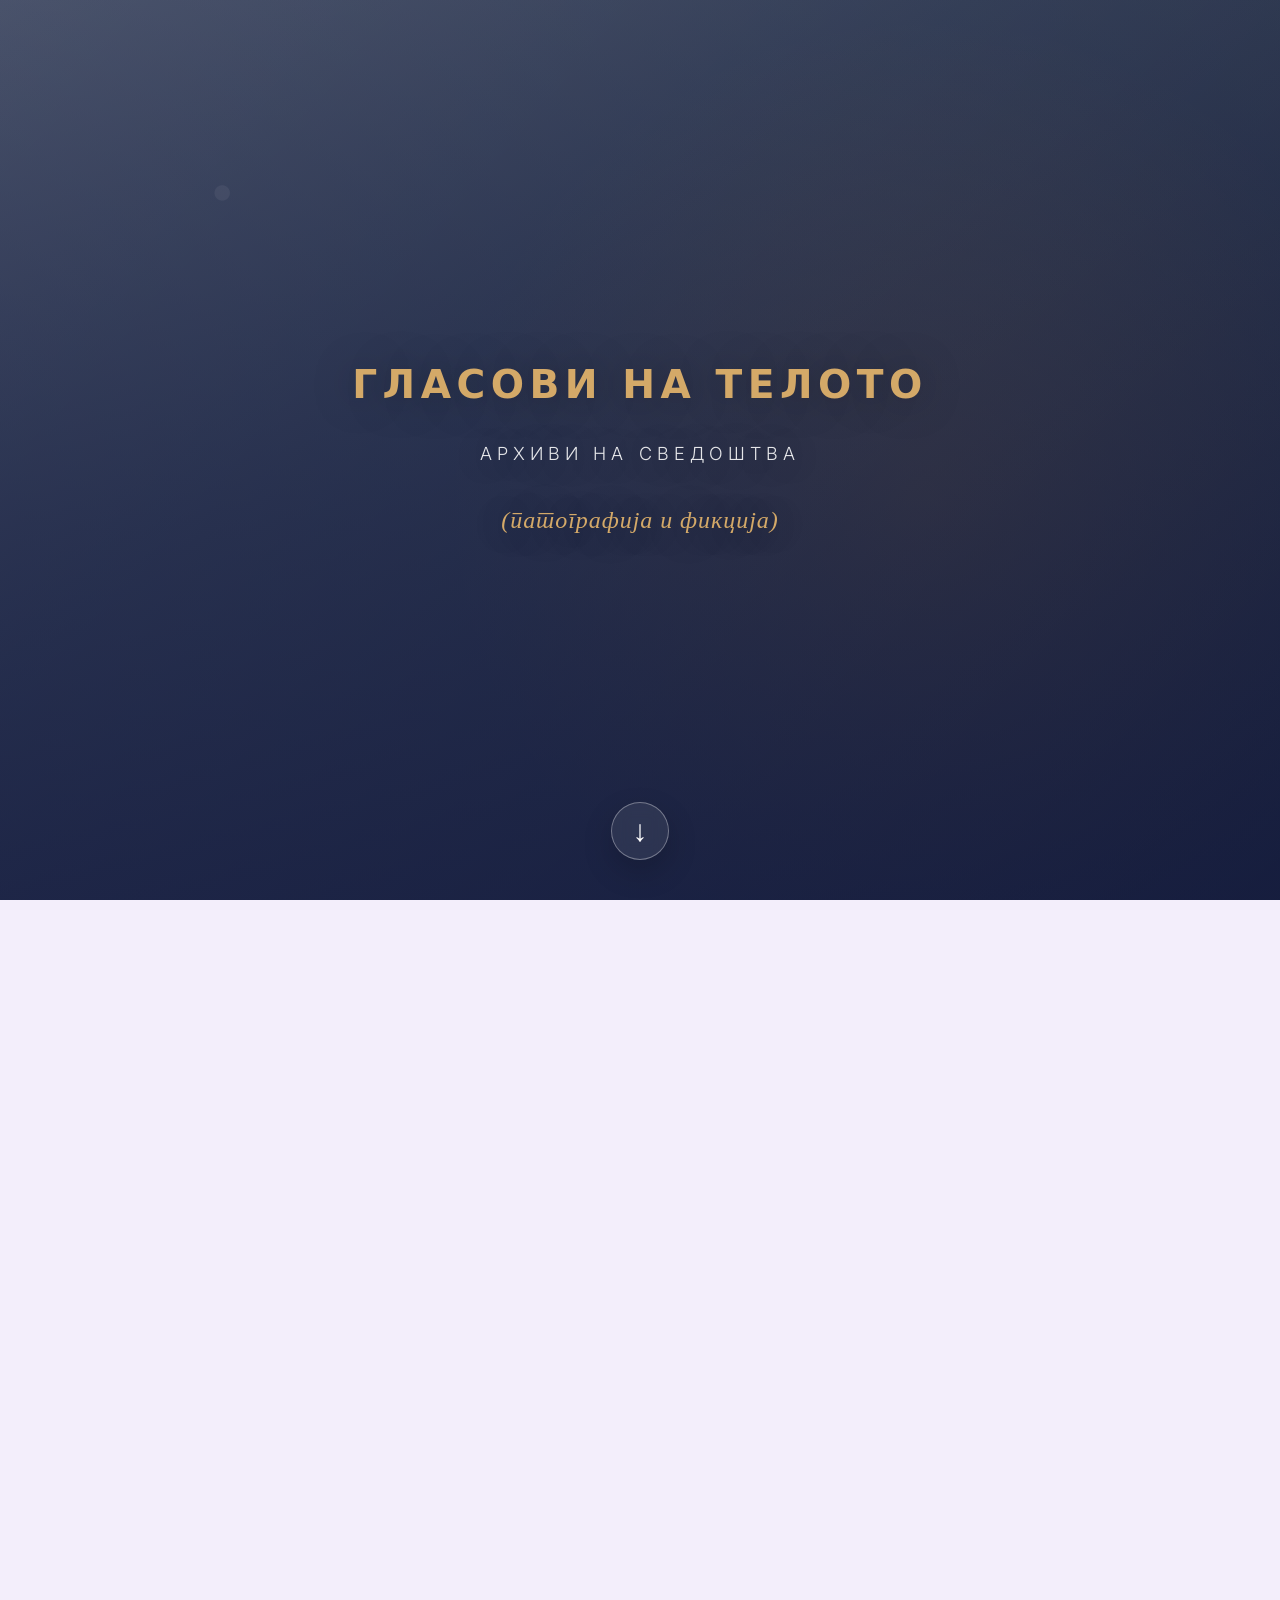
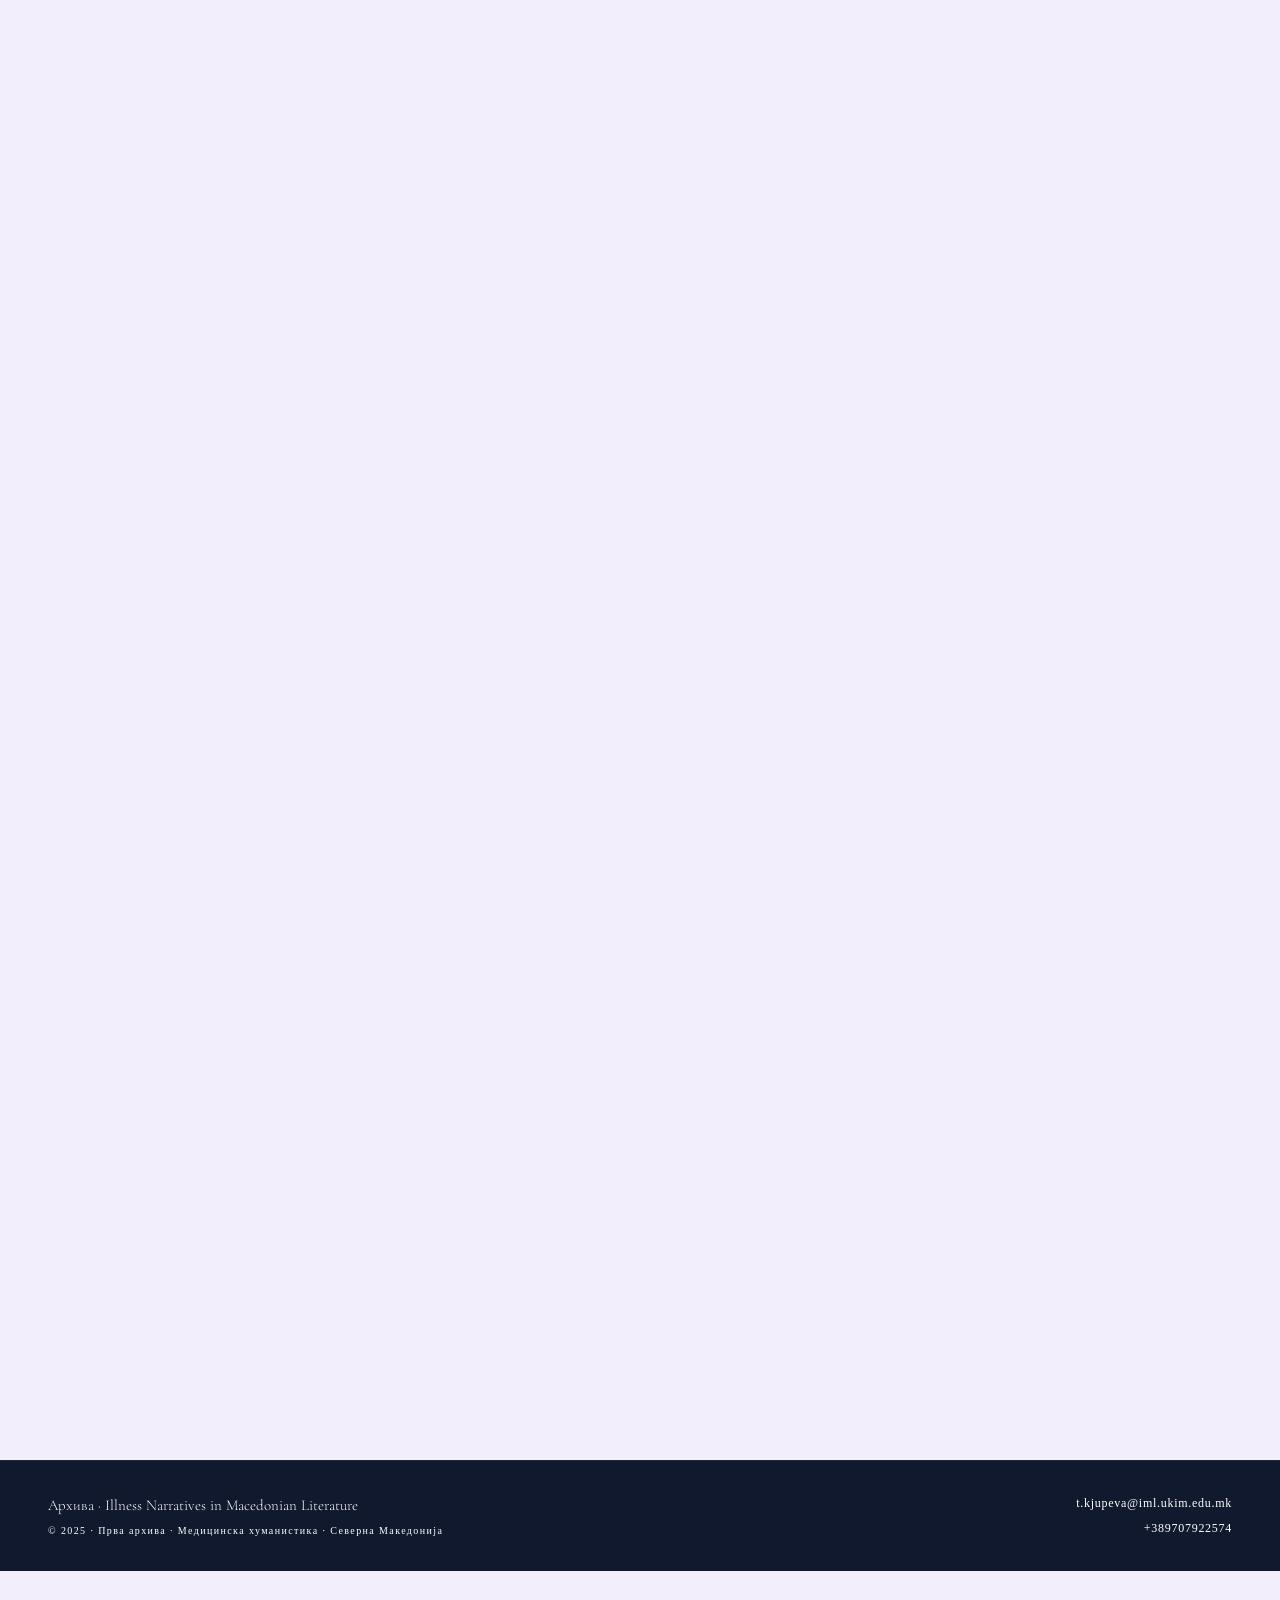
<file: index.html>
<!DOCTYPE html>
<html lang="mk">
<head>
  <meta charset="UTF-8"/>
  <meta name="viewport" content="width=device-width, initial-scale=1.0"/>
  <meta name="site-root" content=""/>
  <base href="./"/>
  <script src="./site-assets.js"></script>
  <title>Архива · Illness Narratives in Macedonian Literature</title>
  <meta name="description" content="The first bibliography of illness narratives in Macedonian literature — autobiographies, family narratives, fiction, and poetry about illness, pain, and the human condition."/>
  <link rel="stylesheet" href="style.css"/>
</head>
<body data-page="index" class="index-state-hero">

  <!-- NAVIGATION (revealed on scroll; see index-nav--visible) -->
  <nav class="nav nav-public index-nav" id="index-nav" aria-label="Главна навигација">
    <div class="index-nav-tabs-row">
      <div class="index-nav-links-wrap">
        <div class="nav-links">
          <a href="index.html" class="nav-link active" data-i18n="navHome">Дома</a>
          <a href="corpus.html" class="nav-link" data-i18n="navCorpus">Корпус</a>
        </div>
      </div>
      <a href="about.html" class="nav-link index-nav-about-link" data-i18n="navAboutSite">За истражувањето</a>
      <a href="author.html" class="nav-link index-nav-about-link" data-i18n="navAboutAuthor">За авторката</a>
      <a href="contact.html" class="nav-link index-nav-about-link" data-i18n="navContact">Контакт</a>
    </div>
    <div class="index-nav-center-cluster">
      <span class="index-nav-center-title" data-i18n="navScrollBrand" id="index-nav-brand">Гласови на телото</span>
    </div>
    <button type="button" class="mobile-nav-toggle" aria-controls="index-nav" aria-expanded="false">
      <span class="mobile-nav-toggle-label">Мени</span>
      <span class="mobile-nav-toggle-bars" aria-hidden="true">
        <span></span>
        <span></span>
        <span></span>
      </span>
    </button>
  </nav>

  <!-- SPLASH: full viewport — image + three lines only -->
  <section class="hero hero-splash" aria-labelledby="splash-heading">
    <div class="hero-splash-bg" aria-hidden="true"></div>
    <div class="hero-splash-scrim" aria-hidden="true"></div>
    <div class="hero-splash-inner">
      <h1 class="hero-splash-heading" id="splash-heading">
        <span class="hero-splash-primary-lines">
          <span class="hero-splash-line hero-splash-line--lead" id="hero-splash-lead" data-i18n="heroTitleMain">Гласови на телото</span>
          <span class="hero-splash-line hero-splash-line--sub" id="hero-splash-sub" data-i18n="heroTitleIntro">Архиви на сведоштва</span>
          <span class="hero-splash-line hero-splash-line--accent" id="hero-splash-accent" data-i18n="heroTitleNote">(патографија и фикција)</span>
        </span>
      </h1>
    </div>
    <button type="button" class="hero-scroll-arrow" id="hero-scroll-arrow" aria-label="Scroll to cards">
      <span class="hero-scroll-arrow-icon" aria-hidden="true">↓</span>
    </button>
  </section>

  <main class="index-main" id="index-main">
    <!-- Quote carousel: Гласови од тишината -->
    <section class="legend-section" id="legend-section" aria-labelledby="legend-quotes-title">
    <div class="legend-carousel-shell">
      <button type="button" class="legend-carousel-arrow legend-carousel-arrow--prev" aria-label="Претходен цитат">‹</button>
      <div class="legend-carousel">
      <div class="legend-track">
        <article class="legend-card" data-legend-index="0" data-illness="multiple-sclerosis">
          <div class="orb" style="background:#6b7cff;"></div>
          <p class="legend-card-text">„Тоа лето ја сретнав мојата животна сопатничка. Опасна женска, права рибетина. Целиот јуни флертуваше со мене, а во јули ја запознав и „се фативме“, поточно 12 јули. Многу јака цура, да ти се сврти во главата. И ти се врти во главата, друже мој затоа што мозок „јаде“, поточно еден дел од мозокот, миелинот […]. Ме фати и едно е сигурно, никогаш нема да ми раскине. А верувај ми, многу е верна, секогаш и секаде е со мене. Не ми дава мир ниту дење, ниту ноќе, ми на јаве, ни на сон.“<br><br>(Данел Јанев „На почетокот на крајот“)</p>
        </article>
        <article class="legend-card" data-legend-index="1" data-illness="acute-myeloid-leukemia">
          <div class="orb" style="background:#ff6b35;"></div>
          <p class="legend-card-text">„Да можам би ти се одмаздила за неа, знаеш? Би измислила лек со кој не ќе можеш да се доближиш до ниту еден човек на овој свет, но за жал...победуваш ти. Слушај да ти кажам, ФАЛА ШТО ДОЈДЕ ВО МОЈОТ ЖИВОТ, ми го направи поубав, побистар. Пораснав.“<br><br>(Ивана Милошевска „Убиецот кој не ме уби“)</p>
        </article>
        <article class="legend-card" data-legend-index="2" data-illness="alzheimers">
          <div class="orb" style="background:#9B5FE3;"></div>
          <p class="legend-card-text">„Да гледаш личност што е болна е една работа, но да гледаш како од некој што ти е близок останува само лушпа, е сосема друга. Ќе ги препознаеш цртите на лицето, физичките особини, но во очите нема ништо, некој сосема друг свет“<br><br>(Драгица Русевска-Христовска „Кога мама заборави да ме сака“)</p>
        </article>
        <article class="legend-card" data-legend-index="3" data-illness="multiple-sclerosis">
          <div class="orb" style="background:#f08c2e;"></div>
          <p class="legend-card-text">„Ги затворив очите и во тој момент имав голема потреба од мајка ми. Сакав таа да е покрај мене во тој момент. Почнав да плачам бидејќи секакви мисли ми прелетуваа... тогаш сфатив колку многу сакав да живеам. Ме исплашија силните звуци на таа машина. Почнав да размислувам за крајот. Се прашував дали боли испуштањето на послениот здив [...] јас ја немав завршено мојата приказна. “<br><br>(Сања Поповска „Девојката со портокаловата марама“)</p>
        </article>
        <article class="legend-card" data-legend-index="4" data-illness="breast-cancer">
          <div class="orb" style="background:#FF3DA0;"></div>
          <p class="legend-card-text">„Те болеше белегот, нели?<br>-Белегот, да не се повторувам, секогаш ќе боли. Тој по секое разголување, во секој мој поглед во него ќе биде тука да ме потсети на страдањата што ги имав [...] во таа 2016 година. Зацелувањето на раната се одвиваше полека, ниедна пора не се бунтуваше против новата состојба, туку баш напротив, по хируршкиот зафат или таканаречената мастектомија на десната града, се случи еден чуден пацифизам, неодредено помирување...“<br><br>(Маја Трајковиќ „Пресек“)</p>
        </article>
        <article class="legend-card" data-legend-index="5" data-illness="disability-multiple-conditions">
          <div class="orb" style="background:#2fbf71;"></div>
          <p class="legend-card-text">„Понекогаш треба да поминете низ најлошото, за да дојдете до најдоброто. Вашето патување не е осмислено да биде лесно, тоа е осмислено да биде вредно. Ако нема борба, нема ни раст.“<br><br>(Верица Димитровска „Еден мој ден“)</p>
        </article>
        <article class="legend-card" data-legend-index="6" data-illness="down-syndrome-cerebral-palsy-autism">
          <div class="orb" style="background:#00B4D8;"></div>
          <p class="legend-card-text">„Ми се случи она што и се случува на водата, кога каменот ќе удри врз нејзината површина. Таа се бранува, се разобличува, темниот талог од дното се крева нагоре. Кога тој ќе почне да слегнува, полека се враќа бистрината. Така некако беше и со моите чувства ... им требаше време да се сталожат“<br><br>(Мимоза Петревска Георгиева „Живот вреден за живеење“)</p>
        </article>
        <article class="legend-card" data-legend-index="7" data-illness="down-syndrome-cerebral-palsy-autism">
          <div class="orb" style="background:#3f6fd8;"></div>
          <p class="legend-card-text">„За да се склопи целата слика потребна е повеќе светлина врз животот и секојдневијата на овие семејства. Тоа се оние луѓе кои повеќето од вас не би сакале да ги сретнат и со кои понекогаш пелтечите додека разговарате, кои ви се смешкаат обидувајќи се да ви ја омекнат нелагодноста и погледот што упорно се лепи на нивното дете“<br><br>(Мимоза Петревска Георгиева „Живот вреден за живеење“)</p>
        </article>
        <article class="legend-card" data-legend-index="8" data-illness="cancer">
          <div class="orb" style="background:#b0b0b0;"></div>
          <p class="legend-card-text">„Многу ќе сакав јас кога бев млад, да можев да наидам на нешто вакво. Да знаев, тогаш, дека не сум сам. Моите прсти да галеа страници од туѓи болки, кои ќе ми беа приспивна утеха во секој буден момент, а преку ноќ прекривка. Дека некој како мене постои. Дека некој друг ги брише истите солзи“<br><br>(Кирил Ангелов „Безсловен“)</p>
        </article>
        <article class="legend-card" data-legend-index="9" data-illness="perthes-disease">
          <div class="orb" style="background:#6c757d;"></div>
          <p class="legend-card-text">„Причините кои ми беа инспирација од самиот почеток, моите мисли, нашите сеќавања, спомените за еден период од нашите животи, сето тоа ставено на парче хартија, овековечено и заштитено од заборав“<br><br>(Тони Пејчиновски „Во чекор со судбината“)</p>
        </article>
        <article class="legend-card" data-legend-index="10" data-illness="autism-spectrum">
          <div class="orb" style="background:#00a896;"></div>
          <p class="legend-card-text">„...секој од спектарот има единствена приказна што чека да биде раскажана, патување на откривање, прифаќање, поврзување во свет кој ја цени различноста.“<br><br>(Амела Мемиш Апостоловска „Светот на аутизмот. Патувањето на Леон“)</p>
        </article>
        <article class="legend-card" data-legend-index="11" data-illness="cancer">
          <div class="orb" style="background:#e63946;"></div>
          <p class="legend-card-text">„Мојата мисија и јас сме одбрани. Можеби звучи чудно, не знам ни сама од каде тоа чувство, некоја визија за нешто што треба да се посведочи, а ни самата не знам како, што и кога …“<br><br>(Андријана Мациев и Јулија Мациевска „Јас сум жива“)</p>
        </article>
        <article class="legend-card" data-legend-index="12" data-illness="anxiety-panic-attacks">
          <div class="orb" style="background:#1d7ddc;"></div>
          <p class="legend-card-text">„... во еден момент ќе ви светне сè што е вистински важно и ќе знаете точно каде сте и што треба да направите за понатаму. Ќе ја откриете својата мисија, вистинска цел и задача. Причината поради која чекорите по земјава...“<br><br>(Мартин Јовановски „Зошто јас“)</p>
        </article>
      </div>
      </div>
      <button type="button" class="legend-carousel-arrow legend-carousel-arrow--next" aria-label="Следен цитат">›</button>
    </div>
    <div class="legend-carousel-toolbar">
      <button type="button" class="legend-carousel-pause" aria-pressed="false" aria-label="Паузирај автоматско лизгање">
        <span class="legend-carousel-pause-glyph" aria-hidden="true">⏸</span>
      </button>
    </div>
  </section>

  <section class="reading-room-section" aria-labelledby="reading-room-title">
    <header class="reading-room-header">
      <p class="reading-room-kicker" data-i18n="readingRoomKicker">Reading Room</p>
      <h2 class="reading-room-title" id="reading-room-title" data-i18n="readingRoomTitle">ЧИТАЛНА</h2>
    </header>
    <div class="reading-room-grid">
      <div class="reading-room-cards">
      <section class="medical-feature-section" aria-labelledby="medical-text-toggle-title">
        <h2 id="medical-text-toggle-title" class="sr-only">Медицинска хуманистика</h2>
        <div class="reading-room-carousel-shell">
          <button
            type="button"
            class="legend-carousel-arrow legend-carousel-arrow--prev reading-room-carousel-arrow reading-room-carousel-arrow--prev"
            data-i18n-aria="readingRoomCarouselPrev"
            aria-label="Претходна картичка"
            hidden
          >
            ‹
          </button>
          <div class="medical-feature-grid">
      <article class="medical-feature-card">
        <div class="medical-feature-trigger">
          <span class="medical-feature-visual">
            <img
              src="assets/medicinska_humanistika.jpg"
              alt="Лекарка и постар пациент разговараат во мирна градина, опкружени со сцени на грижа и човечка поддршка."
              class="medical-feature-photo"
            />
          </span>
          <span class="medical-feature-summary">
            <span class="medical-feature-kicker">Поле на читање</span>
            <span class="medical-feature-title">Медицинска хуманистика</span>
            <span class="medical-feature-preview">
              Интердисциплинарен пристап што ја чита болеста преку книжевност, историја, филозофија и искуството на пациентот.
            </span>
            <button
              type="button"
              class="medical-feature-cta medical-feature-open-btn"
              id="medical-text-toggle-btn"
              aria-expanded="false"
              aria-haspopup="dialog"
              aria-controls="medical-feature-modal"
              data-panel-id="medical-text-panel"
              data-modal-title="Медицинска хуманистика"
            >
              Прочитај повеќе
            </button>
          </span>
        </div>
        <div class="medical-text-panel" id="medical-text-panel" hidden>
          <p>
            Медицинската хуманистика ги поврзува медицината и хуманистичките дисциплини (медицината, книжевноста, филозофијата, историјата и уметноста), во истражувања што овозможуваат подлабоко разбирање на медицински состојби, телесноста и искуството на пациентот. За разлика од клиничката медицина, која го дефинира телото преку дијагнози и медицински протоколи, медицинската хуманистика го поставува прашањето:
            <em>Како е да се биде болен? Што се случува со „внатрешноста“ на болеста? Како се трансформираат идентитетите на болниот, на неговите најблиски? Кои се елементите на таа трансформација?</em>
          </p>
          <p>
            Еден од најпознатите теоретичари на медицинската хуманистика е американскиот теоретичар <a href="https://sps.columbia.edu/person/g-thomas-couser-phd" target="_blank" rel="noopener noreferrer">Г. Томас Кузер (G. Thomas Couser)</a>.
            Неговата студија <em>Recovering Bodies: Illness, Disability, and Life Writing</em> (1997) претставува пресвртница во академското читање на наративите на болеста. Според Кузер, пишувањето за искуствата од болест е истовремено и поетички и политички чин, затоа што низ овој процес се открива другата страна на искуството.
          </p>
        </div>
      </article>

      <article class="medical-feature-card">
        <div class="medical-feature-trigger">
          <span class="medical-feature-visual">
            <img
              src="assets/patografija.jpg"
              alt="Уметничка илустрација на читател и фигури во рефлексивна, тивка сцена."
              class="medical-feature-photo"
            />
    
          </span>
          <span class="medical-feature-summary">
            <span class="medical-feature-kicker">Жанр</span>
            <span class="medical-feature-title">Патографија</span>
            <span class="medical-feature-preview">
              Книжевен жанр за искуството на поединецот со различни медицински состојби, третман или психолошко страдање — од автопатографија до хетеропатографија.
            </span>
            <button
              type="button"
              class="medical-feature-cta medical-feature-open-btn"
              aria-expanded="false"
              aria-haspopup="dialog"
              aria-controls="medical-feature-modal"
              data-panel-id="pathography-text-panel"
              data-modal-title="Патографија"
            >
              Прочитај повеќе
            </button>
          </span>
        </div>
        <div class="medical-text-panel" id="pathography-text-panel" hidden>
          <p>
            Патографијата е книжевен жанр кој опфаќа биографии, автобиографии и мемоари, фокусирани на искуството на поединецот со медицинска состојба, медицински третман или психолошко страдање. Овој вид текстови истражуваат како различни медицински состојби го обликуваат животот, идентитетот, социјалниот и емоционалниот свет на една личност. Во медицинските хуманистички науки и во образованието, патографиите често се користат за развивање емпатија, преку приказни од перспектива на пациентот.
          </p>
          <p>
            Патографиите можат да имаат различни форми, вклучувајќи наративи за болест и други состојби, напишани од пациенти и нивни блиски, ретроспективни анализи на историски личности и графички патографии во форма на стрип или визуелно раскажување. Клучна одлика на овој жанр е фокус на телесните, често маргинализирани аспекти на искуството.
          </p>
          <p>
            Во медицински контекст, патографијата првпат е дефинирана во 1853 година, во медицинскиот речник (Medical Lexicon: A Dictionary of Medical Science) на Робли Данглисон (Robley Dunglison), како опис на болест. Подоцна, таа еволуира во биографска, психолошка или историска студија на здравјето на поединецот. Овој тип текстови истражуваат како болеста влијае врз животот или творештвото на личноста и обратно, како запишаното искуство влијае на надминување на предизвиците со болеста (како терапевтски чин).
          </p>
          <p>
            Автопатографијата (приказна на пациентот) е „медицинска исповед“ или приказна во прво лице. Овие текстови, слични на мемоари или дневници, ја откриваат перспективата на пациентот и ја дополнуваат клиничката анализа на случаи. Хетеропатографија (приказната на другиот) често е напишана од член на семејство , негов пријател или биограф.
          </p>
          <p>
            Патографиите се важни затоа што го кажуваат она што медицината не може да го каже, затоа што лекарскиот извештај ја именува, ја класифицира и ја лекува состојбата со медицинска терапија. Но, патографијата чувствува, толкува и раскажува.
          </p>
        </div>
      </article>

      <article class="medical-feature-card">
        <div class="medical-feature-trigger">
          <span class="medical-feature-visual">
            <img
              src="assets/narativna_medicina.jpg"
              alt="Лекарка внимателно ја слуша пациентката и запишува белешки во топол консултативен простор."
              class="medical-feature-photo"
            />
          </span>
          <span class="medical-feature-summary">
            <span class="medical-feature-kicker">Клинички пристап</span>
            <span class="medical-feature-title">Наративна медицина</span>
            <span class="medical-feature-preview">
              Практика што бара лекарот да ја слушне, разбере и почитува приказната на пациентот, а не само симптомот.
            </span>
            <button
              type="button"
              class="medical-feature-cta medical-feature-open-btn"
              id="narrative-medical-text-toggle-btn"
              aria-expanded="false"
              aria-haspopup="dialog"
              aria-controls="medical-feature-modal"
              data-panel-id="narrative-medical-text-panel"
              data-modal-title="Наративна медицина"
            >
              Прочитај повеќе
            </button>
          </span>
        </div>
        <div class="medical-text-panel" id="narrative-medical-text-panel" hidden>
          <p>
            Наративната медицина е дисциплина која се развива на границата меѓу клиничката практика и хуманистиката и се фокусира на развој на способноста да се препознае, да се протолкува и да се одговори на нечија приказна за болест, попреченост, невродивергентност и сл. Пристапувањето кон ова искуство, на ваков начин е книжевна, но и медицинска компетенција, затоа што се однесува на лекарите и здравствените работници кои треба да го слушаат „наративот“ на пациентот и неговото внатрешно доживување на болеста.
          </p>
          <p>
            Идеен творец на наративната медицина е американската лекарка и книжевна теоретичарка <a href="https://sps.columbia.edu/person/rita-charon-md-phd" target="_blank" rel="noopener noreferrer">Рита Чарон (Rita Charon)</a>. Нејзината книга <em>Narrative Medicine: Honoring the Stories of Illness</em> (2006) е програмски текст на оваа дисциплина и концепт на кој се развиваат програми за професионални студии од областа на медицината. Чарон ја дефинира наративната медицина како медицина практикувана со наративна компетентност, односно, со способност на лекарот да ги разбере телесните симптоми — во контекст на животната приказна на пациентот. Оваа перспектива дава поширок увид на видливите реакции на болеста, низ призмата на внатрешните процеси на личноста и интимните искуства.
          </p>
          <p>
            <strong>Наративната медицина</strong> е академска програма која се изучува на неколку светски универзитети и опфаќа теми поврзани со книжевна анализа на текстови кои го истражуваат човечкото искуство поврзано со здравјето и болеста.
          </p>
        </div>
      </article>

      <article class="medical-feature-card medical-feature-card--holland">
        <div class="medical-feature-trigger">
          <span class="medical-feature-visual">
            <img
              src="assets/holandija.jpg"
              alt="Жена и младич со Даунова синдром насмеани заедно пред традиционална камена градба."
              class="medical-feature-photo"
            />
            
          </span>
          <span class="medical-feature-summary">
            <span class="medical-feature-kicker" data-i18n="readingRoomBiographyKicker">Текст</span>
            <span class="medical-feature-title" data-i18n="readingRoomBiographyTitle">ДОБРЕ ДОЈДОВТЕ ВО ХОЛАНДИЈА</span>
            <span class="medical-feature-preview" data-i18n="readingRoomBiographyPreview">
              Личен и книжевен простор за разбирање на животните приказни зад архивата.
            </span>
            <button
              type="button"
              class="medical-feature-cta medical-feature-open-btn"
              id="biography-text-toggle-btn"
              aria-expanded="false"
              aria-haspopup="dialog"
              aria-controls="medical-feature-modal"
              data-panel-id="biography-text-panel"
              data-modal-title="ДОБРЕ ДОЈДОВТЕ ВО ХОЛАНДИЈА"
              data-i18n="readingRoomBiographyCta"
            >
              ПРОЧИТАЈ ПОВЕЌЕ
            </button>
          </span>
        </div>
        <div class="medical-text-panel" id="biography-text-panel" hidden>
          <div class="biography-modal-copy biography-modal-copy--mk" lang="mk">
            <p>Емили Перл Кингсли</p>
            <p>Често ме прашуваат да го опишам искуството од одгледувањето дете со попреченост – да се обидам да им помогнам на оние кои не го споделиле тоа единствено искуство, да го разберат, да замислат како би се чувствувале. Тоа е вака…</p>
            <p>Кога очекувате бебе, тоа е како да планирате прекрасно патување – во Италија. Купувате книги — водичи, правите прекрасни планови. Колосеумот. Давид на Микеланџело. Гондолите во Венеција. Можеби учите и неколку корисни фрази на италијански. Сè е толку возбудливо.</p>
            <p>По месеци нетрпеливо исчекување, конечно доаѓа денот. Ги пакувате куферите и тргнувате. Неколку часови подоцна, авионот слетува. Стјуардесата влегува и ви вели: „Добре дојдовте во Холандија.“</p>
            <p>„Холандија?!?“ велите. „Како мислите Холандија?? Јас имав билет за лет во Италија! Требаше да бидам во Италија. Целиот мој живот сонував да одам во Италија.“</p>
            <p>Но, планот на летот е променет. Слетавте во Холандија – и таму мора да останете.</p>
            <p>Важно е дека не ве однеле во некое страшно, одбивно, нечисто место, зафатено со зараза, глад и болест. Тоа е само поинакво место.</p>
            <p>Затоа треба да излезете и да купите нови книги-водичи. И треба да научите сосема нов јазик. И ќе се сретнете со сосема нови луѓе, со кои инаку никогаш не би се сретнале.</p>
            <p>Тоа е едноставно поинакво место. Побавно е од Италија и помалку блескаво. Но, по некое време, кога ќе земете здив, ќе погледнете наоколу… и ќе почнете да забележувате дека Холандија има ветерници… дека Холандија има лалиња. Холандија дури има и Рембранти.</p>
            <p>А сите што ги познавате постојано одат и се враќаат од Италија… и сите зборуваат колку убаво си поминале таму. И до крајот на животот ќе си велите: „Да, таму требаше да одам. Така имав планирано.“</p>
            <p>И болката од тоа никогаш, никогаш, никогаш нема целосно да исчезне… затоа што загубата на тој сон е многу, многу голема загуба.</p>
            <p>Но… ако го поминете целиот живот тагувајќи што не сте стигнале во Италија, никогаш нема да бидете слободни да уживате во оние посебни, прекрасни нешта што ги има Холандија.</p>
          </div>
          <div class="biography-modal-copy biography-modal-copy--en" lang="en">
            <p>Welcome To Holland<br>Emily Perl Kingsley</p>
            <p>I am often asked to describe the experience of raising a child with a disability — to try to help people who have not shared that unique experience to understand it, to imagine how it would feel. It's like this…</p>
            <p>When you're going to have a baby, it's like planning a fabulous vacation trip — to Italy. You buy a bunch of guide books and make your wonderful plans. The Coliseum. The Michelangelo David. The gondolas in Venice. You may learn some handy phrases in Italian. It's all very exciting.</p>
            <p>After months of eager anticipation, the day finally arrives. You pack your bags and off you go. Several hours later, the plane lands. The flight attendant comes in and says, “Welcome to Holland.”</p>
            <p>“Holland?!?” you say. “What do you mean Holland?? I signed up for Italy! I'm supposed to be in Italy. All my life I've dreamed of going to Italy.”</p>
            <p>But there's been a change in the flight plan. They've landed in Holland and there you must stay.</p>
            <p>The important thing is that they haven't taken you to a horrible, disgusting, filthy place, full of pestilence, famine and disease. It's just a different place.</p>
            <p>So you must go out and buy new guide books. And you must learn a whole new language. And you will meet a whole new group of people you would never have met.</p>
            <p>It's just a different place. It's slower-paced than Italy, less flashy than Italy. But after you've been there for a while and you catch your breath, you look around… and you begin to notice that Holland has windmills… and Holland has tulips. Holland even has Rembrandts.</p>
            <p>But everyone you know is busy coming and going from Italy… and they're all bragging about what a wonderful time they had there. And for the rest of your life, you will say “Yes, that's where I was supposed to go. That's what I had planned.”</p>
            <p>And the pain of that will never, ever, ever, ever go away… because the loss of that dream is a very very significant loss.</p>
            <p>But… if you spend your life mourning the fact that you didn't get to Italy, you may never be free to enjoy the very special, the very lovely things… about Holland.</p>
          </div>
        </div>
      </article>
          </div>
          <button
            type="button"
            class="legend-carousel-arrow legend-carousel-arrow--next reading-room-carousel-arrow reading-room-carousel-arrow--next"
            data-i18n-aria="readingRoomCarouselNext"
            aria-label="Следна картичка"
            hidden
          >
            ›
          </button>
        </div>
      </section>
      </div>
    </div>
  </section>

  <section class="archive-visit-section" aria-label="Archive link">
    <div class="archive-visit-inner">
      <a class="reading-room-archive-btn" href="corpus.html" data-i18n="readingRoomArchiveCta">Библиотека</a>
    </div>
  </section>

  </main>

  <div class="medical-feature-modal" id="medical-feature-modal" aria-hidden="true">
    <div class="medical-feature-modal-backdrop" id="medical-feature-modal-backdrop"></div>
    <section class="medical-feature-modal-dialog" role="dialog" aria-modal="true" aria-labelledby="medical-feature-modal-title">
      <button type="button" class="medical-feature-modal-close" id="medical-feature-modal-close" aria-label="Затвори">×</button>
      <div class="medical-feature-modal-content">
        <p class="medical-feature-modal-kicker">Прочитај повеќе</p>
        <h3 class="medical-feature-modal-title" id="medical-feature-modal-title">—</h3>
        <div class="medical-feature-modal-body" id="medical-feature-modal-body"></div>
      </div>
    </section>
  </div>

  <!-- SITE FOOTER -->
  <footer class="site-footer">
    <div class="footer-left">
      <div class="footer-logo">Архива · Illness Narratives in Macedonian Literature</div>
      <div class="footer-copy" data-i18n="footerCopy">© 2025 · Прва архива · Медицинска хуманистика · Северна Македонија</div>
    </div>
    <address class="footer-contact-info" aria-label="Contact information">
      <a href="mailto:t.kjupeva@iml.ukim.edu.mk">t.kjupeva@iml.ukim.edu.mk</a>
      <a href="tel:+389707922574">+389707922574</a>
    </address>
  </footer>

  <script src="lang.js"></script>
  <script>
    const CUSTOM_BOOKS_KEY = 'customArchiveBooksV1';
    const HIDDEN_STATIC_BOOKS_KEY = 'hiddenStaticBooksV1';

    if ('scrollRestoration' in history) {
      history.scrollRestoration = 'manual';
    }

    function getCurrentLang() {
      return localStorage.getItem('siteLang') || 'mk';
    }

    function updateCountLabel(text) {
      var countEl = document.getElementById('card-count');
      if (!countEl) return;
      countEl.textContent = text;
    }

    function setDefaultCountLabel() {
      const total = document.querySelectorAll('.book-card:not([data-deleted="true"])').length;
      const lang = getCurrentLang();
      updateCountLabel(
        lang === 'en'
          ? total + ' entries · Macedonian Literature'
          : total + ' записи · Македонска книжевност'
      );
    }

    let legendCarouselIndex = 0;
    let legendCarouselCount = 0;
    let legendCarouselTimer = null;
    let legendCarouselPaused = false;

    function initLegendCarouselControls() {
      var shell = document.querySelector('.legend-section .legend-carousel-shell');
      var prev = shell ? shell.querySelector('.legend-carousel-arrow--prev') : null;
      var next = shell ? shell.querySelector('.legend-carousel-arrow--next') : null;
      var pauseBtn = document.querySelector('.legend-carousel-pause');
      if (prev) {
        prev.addEventListener('click', function (e) {
          e.stopPropagation();
          queueLegendMove(-1);
          stopLegendCarousel();
          startLegendCarousel();
        });
      }
      if (next) {
        next.addEventListener('click', function (e) {
          e.stopPropagation();
          queueLegendMove(1);
          stopLegendCarousel();
          startLegendCarousel();
        });
      }
      if (pauseBtn) {
        pauseBtn.addEventListener('click', function (e) {
          e.stopPropagation();
          legendCarouselPaused = !legendCarouselPaused;
          pauseBtn.setAttribute('aria-pressed', legendCarouselPaused ? 'true' : 'false');
          pauseBtn.classList.toggle('is-paused', legendCarouselPaused);
          if (legendCarouselPaused) {
            stopLegendCarousel();
          } else {
            startLegendCarousel();
          }
        });
      }
    }

    function getLegendCarouselMetrics() {
      const carousel = document.querySelector('.legend-carousel');
      const track = carousel && carousel.querySelector('.legend-track');
      const cards = track ? Array.from(track.querySelectorAll('.legend-card')) : [];
      if (!carousel || !track || !cards.length) return null;

      return {
        carousel: carousel,
        track: track,
        cards: cards
      };
    }

    function syncLegendCarouselHeight() {
      const metrics = getLegendCarouselMetrics();
      if (!metrics) return;

      let tallest = 0;
      metrics.cards.forEach(function (card) {
        tallest = Math.max(tallest, card.scrollHeight);
      });
      metrics.track.style.height = tallest + 'px';
    }

    function formatLegendAuthorLines() {
      document.querySelectorAll('.legend-card-text').forEach(function (textEl) {
        if (textEl.querySelector('.legend-card-author')) return;
        const parts = textEl.innerHTML.split(/<br\s*\/?><br\s*\/?>/i);
        if (parts.length < 2) return;

        textEl.innerHTML =
          '<span class="legend-card-quote">' + parts[0] + '</span>' +
          '<span class="legend-card-author">' + parts.slice(1).join('<br><br>') + '</span>';
      });
    }

    function setLegendActiveCard() {
      const metrics = getLegendCarouselMetrics();
      if (!metrics) return;

      metrics.cards.forEach(function (card, cardIndex) {
        const isActive = cardIndex === legendCarouselIndex;
        card.classList.toggle('active', isActive);
        card.setAttribute('aria-hidden', isActive ? 'false' : 'true');
        card.tabIndex = isActive ? 0 : -1;
      });
      syncLegendCarouselHeight();
    }

    function resetLegendCarouselPosition() {
      const metrics = getLegendCarouselMetrics();
      if (!metrics) return;

      legendCarouselCount = metrics.cards.length;
      if (legendCarouselCount) {
        legendCarouselIndex = ((legendCarouselIndex % legendCarouselCount) + legendCarouselCount) % legendCarouselCount;
      } else {
        legendCarouselIndex = 0;
      }
      setLegendActiveCard();
    }

    function moveLegendCards(step) {
      if (!legendCarouselCount) return;
      if (step !== 1 && step !== -1) return;

      legendCarouselIndex = (legendCarouselIndex + step + legendCarouselCount) % legendCarouselCount;
      setLegendActiveCard();
    }

    function queueLegendMove(step) {
      moveLegendCards(step);
    }

    function focusLegendCard(cardOrIndex) {
      const metrics = getLegendCarouselMetrics();
      if (!metrics) return;

      let targetIndex = legendCarouselIndex;
      if (typeof cardOrIndex === 'number') {
        targetIndex = cardOrIndex;
      } else if (cardOrIndex && cardOrIndex.classList && cardOrIndex.classList.contains('legend-card')) {
        targetIndex = metrics.cards.indexOf(cardOrIndex);
      }

      if (targetIndex < 0 || targetIndex >= metrics.cards.length) return;
      legendCarouselIndex = targetIndex;
      setLegendActiveCard();
    }

    function centerLegendCardInstant(card) {
      focusLegendCard(card);
    }

    function stopLegendCarousel() {
      if (legendCarouselTimer) {
        window.clearInterval(legendCarouselTimer);
        legendCarouselTimer = null;
      }
    }

    function startLegendCarousel() {
      stopLegendCarousel();
      legendCarouselTimer = window.setInterval(function () {
        if (legendCarouselPaused) return;
        queueLegendMove(1);
      }, 5000);
    }

    function initLegendCarousel() {
      const metrics = getLegendCarouselMetrics();
      if (!metrics) return;
      const carousel = metrics.carousel;
      const track = metrics.track;
      formatLegendAuthorLines();

      if (!carousel.dataset.ready) {
        const originalCards = Array.from(track.querySelectorAll('.legend-card'));
        legendCarouselCount = originalCards.length;

        originalCards.forEach(function (card, index) {
          if (!card.dataset.legendIndex) {
            card.dataset.legendIndex = index;
          }
        });

        legendCarouselIndex = 0;
        carousel.dataset.ready = 'true';
        carousel.addEventListener('click', function (event) {
          const card = event.target.closest('.legend-card.active');
          if (!card) return;

          if (card.dataset.illness) {
            filterCards(card.dataset.illness);
          }
        });
        window.addEventListener('resize', function () {
          resetLegendCarouselPosition();
        });
        document.addEventListener('visibilitychange', function () {
          if (document.hidden) {
            stopLegendCarousel();
          } else {
            legendCarouselQueuedSteps = [];
            startLegendCarousel();
          }
        });
        initLegendCarouselControls();
      }

      resetLegendCarouselPosition();
      startLegendCarousel();
    }

    function initReadingRoomCoverFlow() {
      const flow = document.querySelector('.corpus-cover-flow');
      const covers = Array.from(document.querySelectorAll('.reading-room-cover'));
      if (!flow || !covers.length) return;

      const positions = ['is-active', 'is-next', 'is-far-next', 'is-far-prev', 'is-prev', 'is-hidden'];
      let activeIndex = 0;
      let pointerRafId = null;
      let pendingPointerY = 0;

      function syncCoverFlow() {
        covers.forEach(function (cover, index) {
          cover.classList.remove.apply(cover.classList, positions);
          const offset = (index - activeIndex + covers.length) % covers.length;
          var position = 'is-hidden';
          if (offset === 0) position = 'is-active';
          else if (offset === 1) position = 'is-next';
          else if (offset === 2) position = 'is-far-next';
          else if (offset === covers.length - 1) position = 'is-prev';
          else if (offset === covers.length - 2) position = 'is-far-prev';
          cover.classList.add(position);
          cover.tabIndex = position === 'is-hidden' ? -1 : 0;
        });
      }

      function stepCoverFlow(delta) {
        activeIndex = (activeIndex + delta + covers.length) % covers.length;
        syncCoverFlow();
      }

      function setActiveIndex(index) {
        var nextIndex = Math.max(0, Math.min(covers.length - 1, index));
        if (nextIndex === activeIndex) return;
        activeIndex = nextIndex;
        syncCoverFlow();
      }

      function syncCoverFlowFromPointer(clientY) {
        const rect = flow.getBoundingClientRect();
        const progress = Math.max(0, Math.min(1, (clientY - rect.top) / rect.height));
        setActiveIndex(Math.round(progress * (covers.length - 1)));
      }

      syncCoverFlow();
      flow.addEventListener('pointermove', function (event) {
        pendingPointerY = event.clientY;
        if (pointerRafId !== null) return;
        pointerRafId = window.requestAnimationFrame(function () {
          pointerRafId = null;
          syncCoverFlowFromPointer(pendingPointerY);
        });
      });

      flow.addEventListener('keydown', function (event) {
        if (event.key === 'ArrowDown' || event.key === 'ArrowRight') {
          event.preventDefault();
          stepCoverFlow(1);
        } else if (event.key === 'ArrowUp' || event.key === 'ArrowLeft') {
          event.preventDefault();
          stepCoverFlow(-1);
        }
      });
    }

    function toTypeLabel(type) {
      const lang = getCurrentLang();
      const labels = {
        autobiography: { mk: 'Автобиографија', en: 'Autobiography' },
        family: { mk: 'Семејна нарација', en: 'Family narrative' },
        fiction: { mk: 'Фикција', en: 'Fiction' },
        poetry: { mk: 'Поезија', en: 'Poetry' }
      };
      return labels[type] ? labels[type][lang] : type;
    }

    function createCardElement(book) {
      const tagsHtml = (book.tags || []).map(tag => '<span class="tag">' + tag + '</span>').join('');
      const typeLabel = toTypeLabel(book.type);
      const article = document.createElement('article');
      article.className = 'book-card custom-book-card';
      article.dataset.customId = book.id;
      article.dataset.type = book.type;
      article.dataset.illness = book.illness;
      article.innerHTML =
        '<div class="card-band" style="background:' + book.color + ';"></div>' +
        '<button type="button" class="delete-card-btn" data-source="custom" data-id="' + book.id + '" aria-label="Delete book">✕</button>' +
        '<div class="card-cover" style="background:#f8f8f8;">' +
          '<p class="cover-placeholder">[ Cover image ]<br>' + typeLabel + '</p>' +
        '</div>' +
        '<div class="card-body">' +
          '<div class="card-tags">' + tagsHtml + '</div>' +
          '<h3 class="card-title">' + book.title + '</h3>' +
          '<p class="card-author">' + book.author + '</p>' +
          '<p class="card-desc"><span class="illness-dot" style="background:' + book.color + ';"></span>' + book.illness + '<br><br>' + book.description + '</p>' +
          '<div class="card-footer">' +
            '<span class="card-type-badge">' + typeLabel + '</span>' +
            '<a href="story.html" class="card-read-btn" data-i18n="readMore">' + (getCurrentLang() === 'en' ? 'Read more' : 'Прочитај повеќе') + '</a>' +
          '</div>' +
        '</div>';
      return article;
    }

    function readCustomBooks() {
      try {
        return JSON.parse(localStorage.getItem(CUSTOM_BOOKS_KEY) || '[]');
      } catch (e) {
        return [];
      }
    }

    function saveCustomBooks(books) {
      localStorage.setItem(CUSTOM_BOOKS_KEY, JSON.stringify(books));
    }

    function renderCustomBooks() {
      document.querySelectorAll('.custom-book-card').forEach(card => card.remove());
      const grid = document.getElementById('cards-grid');
      if (!grid) return;
      readCustomBooks().forEach(book => {
        grid.appendChild(createCardElement(book));
      });
      applyHiddenStaticCards();
      setDefaultCountLabel();
    }

    function scrollToAddedBook(bookId) {
      const card = document.querySelector('.custom-book-card[data-custom-id="' + bookId + '"]');
      if (!card) return;
      card.scrollIntoView({ behavior: 'smooth', block: 'center' });
      card.classList.add('new-card-highlight');
      setTimeout(function () {
        card.classList.remove('new-card-highlight');
      }, 1200);
    }

    function readHiddenStaticBooks() {
      try {
        return JSON.parse(localStorage.getItem(HIDDEN_STATIC_BOOKS_KEY) || '[]');
      } catch (e) {
        return [];
      }
    }

    function saveHiddenStaticBooks(ids) {
      localStorage.setItem(HIDDEN_STATIC_BOOKS_KEY, JSON.stringify(ids));
    }

    function initStaticCardIdsAndButtons() {
      document.querySelectorAll('.book-card:not(.custom-book-card)').forEach(function (card, index) {
        if (!card.dataset.staticId) {
          card.dataset.staticId = 'static-' + index;
        }
        if (!card.querySelector('.delete-card-btn')) {
          const btn = document.createElement('button');
          btn.type = 'button';
          btn.className = 'delete-card-btn';
          btn.dataset.source = 'static';
          btn.dataset.id = card.dataset.staticId;
          btn.setAttribute('aria-label', 'Delete book');
          btn.textContent = '✕';
          card.prepend(btn);
        }
      });
    }

    function applyHiddenStaticCards() {
      const hidden = new Set(readHiddenStaticBooks());
      document.querySelectorAll('.book-card:not(.custom-book-card)').forEach(function (card) {
        const isHidden = hidden.has(card.dataset.staticId);
        card.dataset.deleted = isHidden ? 'true' : 'false';
        card.style.display = isHidden ? 'none' : 'flex';
      });
    }

    function escapeHtml(text) {
      return text.replace(/[&<>"']/g, function (ch) {
        return ({
          '&': '&amp;',
          '<': '&lt;',
          '>': '&gt;',
          '"': '&quot;',
          "'": '&#39;'
        })[ch];
      });
    }

    function setupAddBookFeature() {
      const form = document.getElementById('add-book-form');
      const toggleBtn = document.getElementById('toggle-add-book');
      const deleteModeBtn = document.getElementById('toggle-delete-mode');
      const cardsGrid = document.getElementById('cards-grid');
      if (!form || !toggleBtn || !deleteModeBtn || !cardsGrid) return;
      let deleteMode = false;

      toggleBtn.addEventListener('click', function () {
        form.classList.toggle('hidden');
      });

      deleteModeBtn.addEventListener('click', function () {
        deleteMode = !deleteMode;
        deleteModeBtn.classList.toggle('active', deleteMode);
        document.body.classList.toggle('delete-mode', deleteMode);
      });

      form.addEventListener('submit', function (event) {
        event.preventDefault();
        const title = escapeHtml(document.getElementById('new-title').value.trim());
        const author = escapeHtml(document.getElementById('new-author').value.trim());
        const type = document.getElementById('new-type').value;
        const illness = escapeHtml(document.getElementById('new-illness').value.trim());
        const color = document.getElementById('new-color').value;
        const description = escapeHtml(document.getElementById('new-description').value.trim());
        const tagsInput = document.getElementById('new-tags').value.trim();
        const tags = tagsInput
          ? tagsInput.split(',').map(t => escapeHtml(t.trim())).filter(Boolean).slice(0, 3)
          : [toTypeLabel(type)];

        const books = readCustomBooks();
        books.push({
          id: 'book-' + Date.now() + '-' + Math.random().toString(16).slice(2),
          title,
          author,
          type,
          illness,
          color,
          description,
          tags
        });
        const newBookId = books[books.length - 1].id;
        saveCustomBooks(books);
        renderCustomBooks();
        form.reset();
        document.getElementById('new-color').value = '#FFD700';
        form.classList.add('hidden');
        setTimeout(function () {
          scrollToAddedBook(newBookId);
        }, 120);
      });

      cardsGrid.addEventListener('click', function (event) {
        const btn = event.target.closest('.delete-card-btn');
        if (!btn || !deleteMode) return;
        const id = btn.dataset.id;
        const source = btn.dataset.source;

        if (source === 'custom') {
          const updated = readCustomBooks().filter(function (book) {
            return book.id !== id;
          });
          saveCustomBooks(updated);
        } else {
          const hidden = new Set(readHiddenStaticBooks());
          hidden.add(id);
          saveHiddenStaticBooks(Array.from(hidden));
        }
        renderCustomBooks();
      });
    }

    // Filter by narrative type
    function filterType(type, btn) {
      document.querySelectorAll('.fbtn').forEach(b => b.classList.remove('active'));
      btn.classList.add('active');
      const cards = document.querySelectorAll('.book-card');
      let visible = 0;
      cards.forEach(card => {
        const isDeleted = card.dataset.deleted === 'true';
        const show = !isDeleted && (type === 'all' || card.dataset.type === type);
        card.style.display = show ? 'flex' : 'none';
        if (show) visible++;
      });
      const lang = getCurrentLang();
      document.getElementById('card-count').textContent = lang === 'en'
        ? visible + ' entries · Macedonian Literature'
        : visible + ' записи · Македонска книжевност';
    }

    // Filter by illness (from orb click)
    function filterCards(illness) {
      const cards = document.querySelectorAll('.book-card');
      let visible = 0;
      cards.forEach(card => {
        const isDeleted = card.dataset.deleted === 'true';
        const show = !isDeleted && card.dataset.illness === illness;
        card.style.display = show ? 'flex' : 'none';
        if (show) visible++;
      });
      document.querySelectorAll('.fbtn').forEach(b => b.classList.remove('active'));
      const lang = getCurrentLang();
      document.getElementById('card-count').textContent = lang === 'en'
        ? visible + ' entries · click "All" to reset'
        : visible + ' записи · кликни „Сите“ за ресет';
    }

    (function initIndexNavOnScroll() {
      var nav = document.getElementById('index-nav');
      var brand = document.getElementById('index-nav-brand');
      var lead = document.getElementById('hero-splash-lead');
      var motto = document.getElementById('hero-splash-motto');
      if (!nav || !document.body.hasAttribute('data-page') || document.body.getAttribute('data-page') !== 'index') return;

      var SCROLL_ENTER = 72;
      var SCROLL_EXIT = 28;
      var mode = 'hero';
      var flightInProgress = false;
      var activeFlightKind = null;
      var flightEpoch = 0;
      var scrollRafId = null;
      var reduceMotion = typeof window.matchMedia === 'function' && window.matchMedia('(prefers-reduced-motion: reduce)').matches;

      /* 0: motto hidden; 1: motto visible, page still pinned; 2: normal scroll + nav flight */
      var heroScrollIntroStage = 0;
      var heroWheelAccumDown = 0;
      var INTRO_SCROLL_THRESHOLD = 96;

      function resetHeroIntroScrollGate() {
        heroScrollIntroStage = 0;
        heroWheelAccumDown = 0;
        if (motto) {
          motto.classList.remove('hero-splash-line--motto--revealed');
          motto.setAttribute('aria-hidden', 'true');
        }
      }

      function normalizeWheelDown(ev) {
        if (!ev || ev.deltaY <= 0) return 0;
        if (ev.deltaMode === 1) return ev.deltaY * 16;
        if (ev.deltaMode === 2) return ev.deltaY * 400;
        return ev.deltaY;
      }

      /**
       * @returns {boolean} true if the event should be cancelled (scroll still gated)
       */
      function intakeHeroIntroScrollIntent(deltaDown) {
        if (heroScrollIntroStage >= 2 || deltaDown <= 0) return false;
        heroWheelAccumDown += deltaDown;
        if (heroWheelAccumDown < INTRO_SCROLL_THRESHOLD) return true;
        heroWheelAccumDown = 0;

        if (heroScrollIntroStage === 0) {
          if (motto) {
            motto.classList.add('hero-splash-line--motto--revealed');
            motto.setAttribute('aria-hidden', 'false');
          }
          heroScrollIntroStage = 1;
          return true;
        }

        if (heroScrollIntroStage === 1) {
          heroScrollIntroStage = 2;
          return false;
        }
        return false;
      }

      function heroIntroScrollGateActive() {
        return motto && heroScrollIntroStage < 2;
      }

      function abortForwardFlightSnapToHero() {
        flightEpoch++;
        document.querySelectorAll('.hero-title-flight-clone').forEach(function (node) {
          node.remove();
        });
        if (brand) brand.classList.remove('index-nav-brand--flying');
        activeFlightKind = null;
        flightInProgress = false;
        mode = 'hero';
        applyHeroModeInstant();
        syncScrollChrome();
        reconcileAfterFlight();
      }

      function syncNavBrandAria(showInNav) {
        if (!brand) return;
        brand.setAttribute('aria-hidden', showInNav ? 'false' : 'true');
      }

      function applyNavModeInstant() {
        document.body.classList.remove('index-measure-only', 'index-state-hero');
        document.body.classList.add('index-state-nav');
        nav.classList.add('index-nav--visible', 'index-nav--compact');
        if (lead) lead.classList.add('hero-splash-line--lead-hidden');
        if (brand) brand.classList.remove('index-nav-brand--flying');
        syncNavBrandAria(true);
      }

      function applyHeroModeInstant() {
        document.body.classList.remove('index-measure-only', 'index-state-nav');
        document.body.classList.add('index-state-hero');
        if (nav) {
          nav.style.transition = 'none';
          nav.classList.remove('index-nav--visible', 'index-nav--compact');
          void nav.offsetHeight;
          nav.style.removeProperty('transition');
          nav.style.visibility = '';
          nav.style.pointerEvents = '';
        }
        if (lead) lead.classList.remove('hero-splash-line--lead-hidden');
        if (brand) brand.classList.remove('index-nav-brand--flying');
        syncNavBrandAria(false);
      }

      function startHeroTitleFlight() {
        if (!lead || !brand || flightInProgress) return;

        var first = lead.getBoundingClientRect();
        if (first.width < 2 || first.height < 2) {
          flightInProgress = false;
          applyNavModeInstant();
          syncScrollChrome();
          reconcileAfterFlight();
          return;
        }

        flightInProgress = true;
        activeFlightKind = 'forward';
        var forwardEpoch = ++flightEpoch;
        var cs = window.getComputedStyle(lead);
        var clone = document.createElement('div');
        clone.className = 'hero-title-flight-clone';
        clone.setAttribute('aria-hidden', 'true');
        clone.textContent = lead.textContent || '';
        clone.style.cssText =
          'position:fixed;left:' + first.left + 'px;top:' + first.top + 'px;width:' + first.width + 'px;z-index:10001;' +
          'pointer-events:none;margin:0;padding:0;box-sizing:border-box;text-align:center;' +
          'font-family:' + cs.fontFamily + ';font-size:' + cs.fontSize + ';font-weight:' + cs.fontWeight + ';' +
          'font-style:' + cs.fontStyle + ';letter-spacing:' + cs.letterSpacing + ';line-height:' + cs.lineHeight + ';' +
          'color:' + cs.color + ';text-shadow:' + cs.textShadow + ';text-transform:' + cs.textTransform + ';' +
          'transform-origin:top left;will-change:transform;';

        clone.style.transform = 'translate(0px,0px)';
        document.body.appendChild(clone);
        lead.classList.add('hero-splash-line--lead-hidden');

        nav.style.transition = 'none';
        document.body.classList.remove('index-state-hero');
        document.body.classList.add('index-state-nav');
        nav.classList.add('index-nav--visible');
        nav.classList.add('index-nav--compact');
        brand.classList.add('index-nav-brand--flying');
        void nav.offsetHeight;
        nav.style.removeProperty('transition');

        var last = brand.getBoundingClientRect();
        if (last.width < 2 || last.height < 2) {
          clone.remove();
          activeFlightKind = null;
          flightInProgress = false;
          flightEpoch++;
          applyNavModeInstant();
          syncScrollChrome();
          reconcileAfterFlight();
          return;
        }

        var csBrand = window.getComputedStyle(brand);

        requestAnimationFrame(function () {
          clone.style.transition =
            'left 0.62s cubic-bezier(0.33, 1, 0.32, 1),' +
            'top 0.62s cubic-bezier(0.33, 1, 0.32, 1),' +
            'width 0.62s cubic-bezier(0.33, 1, 0.32, 1),' +
            'font-size 0.62s cubic-bezier(0.33, 1, 0.32, 1),' +
            'letter-spacing 0.62s cubic-bezier(0.33, 1, 0.32, 1),' +
            'line-height 0.62s cubic-bezier(0.33, 1, 0.32, 1),' +
            'color 0.62s cubic-bezier(0.33, 1, 0.32, 1),' +
            'text-shadow 0.62s cubic-bezier(0.33, 1, 0.32, 1)';
          clone.style.left = last.left + 'px';
          clone.style.top = last.top + 'px';
          clone.style.width = last.width + 'px';
          clone.style.fontSize = csBrand.fontSize;
          clone.style.letterSpacing = csBrand.letterSpacing;
          clone.style.lineHeight = csBrand.lineHeight;
          clone.style.color = csBrand.color;
          clone.style.textShadow = csBrand.textShadow;
          clone.style.textAlign = 'left';

          var cleaned = false;
          function cleanup() {
            if (cleaned) return;
            if (forwardEpoch !== flightEpoch) {
              cleaned = true;
              return;
            }
            cleaned = true;
            brand.classList.remove('index-nav-brand--flying');
            syncNavBrandAria(true);
            requestAnimationFrame(function () {
              if (forwardEpoch !== flightEpoch) return;
              clone.remove();
              activeFlightKind = null;
              flightInProgress = false;
              syncScrollChrome();
              reconcileAfterFlight();
            });
          }

          clone.addEventListener('transitionend', function te(ev) {
            if (ev.propertyName !== 'left') return;
            clone.removeEventListener('transitionend', te);
            cleanup();
          });

          window.setTimeout(cleanup, 720);
        });
      }

      function reverseHeroTitleFlight() {
        if (!lead || !brand || flightInProgress) return;

        var from = brand.getBoundingClientRect();
        if (from.width < 2 || from.height < 2) {
          activeFlightKind = null;
          flightInProgress = false;
          applyHeroModeInstant();
          syncScrollChrome();
          reconcileAfterFlight();
          return;
        }

        flightInProgress = true;
        activeFlightKind = 'reverse';
        var reverseEpoch = ++flightEpoch;
        brand.classList.add('index-nav-brand--flying');
        nav.style.transition = 'none';
        nav.classList.remove('index-nav--visible', 'index-nav--compact');
        void nav.offsetHeight;
        nav.style.removeProperty('transition');

        document.body.classList.add('index-measure-only');
        document.body.classList.remove('index-state-nav');
        document.body.classList.add('index-state-hero');

        lead.classList.remove('hero-splash-line--lead-hidden');
        lead.style.opacity = '0';
        lead.style.visibility = 'visible';
        var csLead = window.getComputedStyle(lead);
        var to = lead.getBoundingClientRect();
        lead.style.opacity = '';
        lead.style.visibility = '';
        lead.classList.add('hero-splash-line--lead-hidden');

        document.body.classList.remove('index-measure-only');
        document.body.classList.remove('index-state-hero');
        document.body.classList.add('index-state-nav');

        var clone = document.createElement('div');
        clone.className = 'hero-title-flight-clone hero-title-flight-clone--reverse';
        clone.setAttribute('aria-hidden', 'true');
        clone.textContent = brand.textContent || '';
        clone.style.cssText =
          'position:fixed;left:' + from.left + 'px;top:' + from.top + 'px;width:' + from.width + 'px;z-index:10001;' +
          'pointer-events:none;margin:0;padding:0;box-sizing:border-box;text-align:left;' +
          'font-family:' + csLead.fontFamily + ';font-size:' + csLead.fontSize + ';font-weight:' + csLead.fontWeight + ';' +
          'font-style:' + csLead.fontStyle + ';letter-spacing:' + csLead.letterSpacing + ';line-height:' + csLead.lineHeight + ';' +
          'color:' + csLead.color + ';text-shadow:' + csLead.textShadow + ';text-transform:' + csLead.textTransform + ';' +
          'transform-origin:top left;will-change:transform;';

        document.body.appendChild(clone);

        clone.style.transform = 'translate(0px,0px)';

        requestAnimationFrame(function () {
          clone.style.transition =
            'left 0.18s cubic-bezier(0.33, 1, 0.32, 1),' +
            'top 0.18s cubic-bezier(0.33, 1, 0.32, 1),' +
            'width 0.18s cubic-bezier(0.33, 1, 0.32, 1),' +
            'font-size 0.18s cubic-bezier(0.33, 1, 0.32, 1),' +
            'letter-spacing 0.18s cubic-bezier(0.33, 1, 0.32, 1),' +
            'line-height 0.18s cubic-bezier(0.33, 1, 0.32, 1)';
          clone.style.left = to.left + 'px';
          clone.style.top = to.top + 'px';
          clone.style.width = to.width + 'px';
          clone.style.fontSize = csLead.fontSize;
          clone.style.letterSpacing = csLead.letterSpacing;
          clone.style.lineHeight = csLead.lineHeight;
          clone.style.textAlign = 'center';

          var cleaned = false;
          function cleanup() {
            if (cleaned) return;
            if (reverseEpoch !== flightEpoch) {
              cleaned = true;
              return;
            }
            cleaned = true;
            clone.style.transition = 'transform 0.08s cubic-bezier(0.33, 1, 0.32, 1), opacity 0.08s cubic-bezier(0.33, 1, 0.32, 1)';
            clone.style.opacity = '0';
            window.setTimeout(function () {
              if (reverseEpoch !== flightEpoch) return;
              clone.remove();
              brand.classList.remove('index-nav-brand--flying');
              applyHeroModeInstant();
              if (lead) {
                lead.style.opacity = '0';
                lead.style.transition = 'opacity 0.08s cubic-bezier(0.33, 1, 0.32, 1)';
                window.requestAnimationFrame(function () {
                  lead.style.opacity = '1';
                });
                window.setTimeout(function () {
                  lead.style.transition = '';
                  lead.style.opacity = '';
                }, 120);
              }
              activeFlightKind = null;
              flightInProgress = false;
              syncScrollChrome();
              reconcileAfterFlight();
            }, 90);
          }

          clone.addEventListener('transitionend', function te(ev) {
            if (ev.propertyName !== 'left') return;
            clone.removeEventListener('transitionend', te);
            cleanup();
          });

          window.setTimeout(cleanup, 260);
        });
      }

      function syncScrollChrome() {
        var y = window.scrollY || document.documentElement.scrollTop;
        var navVisible = mode === 'nav';
        document.body.classList.toggle('index-has-scrolled', y > 8 || navVisible);
        document.documentElement.classList.toggle('index-nav-revealed', navVisible);
      }

      function onScrollImpl() {
        var y = window.scrollY || document.documentElement.scrollTop;

        if (heroIntroScrollGateActive()) {
          if (y > 2) scrollIndexToTop();
          if (flightInProgress) {
            if (!reduceMotion && y < SCROLL_EXIT && activeFlightKind === 'forward') {
              abortForwardFlightSnapToHero();
              return;
            }
            syncScrollChrome();
            return;
          }
          syncScrollChrome();
          return;
        }

        if (flightInProgress) {
          if (!reduceMotion && y < SCROLL_EXIT && activeFlightKind === 'forward') {
            abortForwardFlightSnapToHero();
            return;
          }
          syncScrollChrome();
          return;
        }

        if (reduceMotion) {
          if (y > SCROLL_ENTER) {
            mode = 'nav';
            applyNavModeInstant();
          } else if (y < SCROLL_EXIT) {
            mode = 'hero';
            applyHeroModeInstant();
          }
          syncScrollChrome();
          return;
        }

        if (mode === 'hero' && y > SCROLL_ENTER) {
          mode = 'nav';
          startHeroTitleFlight();
          syncScrollChrome();
          return;
        }

        if (mode === 'nav' && y < SCROLL_EXIT) {
          mode = 'hero';
          reverseHeroTitleFlight();
          syncScrollChrome();
          return;
        }

        syncScrollChrome();
      }

      function reconcileAfterFlight() {
        requestAnimationFrame(function () {
          onScrollImpl();
        });
      }

      function scheduleScroll() {
        if (scrollRafId !== null) return;
        scrollRafId = requestAnimationFrame(function () {
          scrollRafId = null;
          onScrollImpl();
        });
      }

      function scrollIndexToTop() {
        window.scrollTo(0, 0);
        if (document.documentElement) {
          document.documentElement.scrollTop = 0;
        }
        if (document.body) {
          document.body.scrollTop = 0;
        }
      }

      function initModeFromScroll() {
        var y = window.scrollY || document.documentElement.scrollTop;
        if (y > SCROLL_ENTER) {
          mode = 'nav';
          applyNavModeInstant();
        } else {
          mode = 'hero';
          applyHeroModeInstant();
        }
        syncScrollChrome();
      }

      window.addEventListener('scroll', scheduleScroll, { passive: true });
      window.addEventListener('resize', function () {
        if (!flightInProgress) initModeFromScroll();
      }, { passive: true });

      window.addEventListener('wheel', function (ev) {
        if (!heroIntroScrollGateActive() || flightInProgress) return;
        if (!document.body.classList.contains('index-state-hero')) return;
        var d = normalizeWheelDown(ev);
        if (d <= 0) return;
        if (intakeHeroIntroScrollIntent(d)) ev.preventDefault();
      }, { passive: false });

      window.addEventListener('keydown', function (ev) {
        if (!heroIntroScrollGateActive() || flightInProgress) return;
        if (!document.body.classList.contains('index-state-hero')) return;
        var tag = ev.target && ev.target.tagName;
        if (tag === 'INPUT' || tag === 'TEXTAREA' || tag === 'SELECT' || tag === 'BUTTON' || tag === 'A' || (ev.target && ev.target.isContentEditable)) return;
        if (ev.code !== 'ArrowDown' && ev.code !== 'PageDown' && ev.code !== 'Space') return;
        if (intakeHeroIntroScrollIntent(INTRO_SCROLL_THRESHOLD)) ev.preventDefault();
      }, { passive: false });

      var heroSplash = document.querySelector('body[data-page="index"] .hero.hero-splash');
      var touchIntroY = null;
      if (heroSplash) {
        heroSplash.addEventListener('touchstart', function (e) {
          if (!heroIntroScrollGateActive() || flightInProgress) return;
          if (!e.touches || !e.touches[0]) return;
          touchIntroY = e.touches[0].clientY;
        }, { passive: true });
        heroSplash.addEventListener('touchmove', function (e) {
          if (!heroIntroScrollGateActive() || flightInProgress || touchIntroY === null) return;
          if (!e.touches || !e.touches[0]) return;
          var clientY = e.touches[0].clientY;
          var dy = touchIntroY - clientY;
          touchIntroY = clientY;
          if (dy <= 0) return;
          if (intakeHeroIntroScrollIntent(dy)) e.preventDefault();
        }, { passive: false });
        heroSplash.addEventListener('touchend', function () {
          touchIntroY = null;
        }, { passive: true });
      }

      window.addEventListener('pageshow', function (e) {
        if (!e.persisted) {
          scrollIndexToTop();
          resetHeroIntroScrollGate();
        }
        initModeFromScroll();
      });
      scrollIndexToTop();
      initModeFromScroll();
      requestAnimationFrame(initModeFromScroll);

      var arrow = document.getElementById('hero-scroll-arrow');
      var legendSection = document.getElementById('legend-section');
      if (arrow && legendSection) {
        arrow.addEventListener('click', function () {
          if (motto && heroScrollIntroStage < 2) {
            if (heroScrollIntroStage === 0) {
              motto.classList.add('hero-splash-line--motto--revealed');
              motto.setAttribute('aria-hidden', 'false');
              heroScrollIntroStage = 1;
              heroWheelAccumDown = 0;
              return;
            }
            heroScrollIntroStage = 2;
            heroWheelAccumDown = 0;
          }
          var navOffset = 76;
          var targetTop = legendSection.getBoundingClientRect().top + window.scrollY - navOffset;
          window.scrollTo({
            top: Math.max(0, targetTop),
            behavior: 'smooth'
          });
        });
      }
    })();

    function initMedicalTextToggle() {
      var modal = document.getElementById('medical-feature-modal');
      var modalDialog = modal ? modal.querySelector('.medical-feature-modal-dialog') : null;
      var modalBackdrop = document.getElementById('medical-feature-modal-backdrop');
      var modalClose = document.getElementById('medical-feature-modal-close');
      var modalTitle = document.getElementById('medical-feature-modal-title');
      var modalBody = document.getElementById('medical-feature-modal-body');
      var openButtons = Array.prototype.slice.call(document.querySelectorAll('.medical-feature-open-btn'));
      if (!modal || !modalBackdrop || !modalClose || !modalTitle || !modalBody || !openButtons.length) return;

      var activeButton = null;
      var activeCard = null;

      function openModal(button) {
        var panelId = button.getAttribute('data-panel-id');
        var panel = panelId ? document.getElementById(panelId) : null;
        var card = button.closest('.medical-feature-card');
        if (!panel || !card) return;

        activeButton = button;
        activeCard = card;
        modalTitle.textContent = button.getAttribute('data-modal-title') || '—';
        modalBody.innerHTML = panel.innerHTML;
        if (modalDialog) {
          if (panelId === 'biography-text-panel') {
            modalDialog.classList.add('medical-feature-modal-dialog--holland');
          } else {
            modalDialog.classList.remove('medical-feature-modal-dialog--holland');
          }
        }
        modal.setAttribute('aria-hidden', 'false');
        document.body.classList.add('medical-feature-modal-open');
        button.setAttribute('aria-expanded', 'true');
        card.classList.add('is-open');
        requestAnimationFrame(function () {
          modalClose.focus();
        });
        document.dispatchEvent(new CustomEvent('readingRoomModalOpen'));
      }

      function closeModal() {
        if (activeButton) {
          activeButton.setAttribute('aria-expanded', 'false');
        }
        if (activeCard) {
          activeCard.classList.remove('is-open');
        }
        modal.setAttribute('aria-hidden', 'true');
        document.body.classList.remove('medical-feature-modal-open');
        modalBody.innerHTML = '';
        if (modalDialog) {
          modalDialog.classList.remove('medical-feature-modal-dialog--holland');
        }
        if (activeButton) {
          activeButton.focus();
        }
        activeButton = null;
        activeCard = null;
        document.dispatchEvent(new CustomEvent('readingRoomModalClose'));
      }

      openButtons.forEach(function (button) {
        button.setAttribute('aria-expanded', 'false');
        button.addEventListener('click', function () {
          openModal(button);
        });
      });

      modalBackdrop.addEventListener('click', closeModal);
      modalClose.addEventListener('click', closeModal);
      document.addEventListener('keydown', function (event) {
        if (modal.getAttribute('aria-hidden') !== 'false') return;
        if (event.key === 'Escape') {
          closeModal();
        }
      });
    }

    function initWelcomeHollandReveal() {
      const revealNodes = Array.from(
        document.querySelectorAll(
          '.welcome-holland-copy .welcome-holland-title, .welcome-holland-copy .welcome-holland-author, .welcome-holland-copy p'
        )
      );
      if (!revealNodes.length) return;

      const reduceMotion = typeof window.matchMedia === 'function'
        && window.matchMedia('(prefers-reduced-motion: reduce)').matches;

      revealNodes.forEach(function (node, index) {
        node.classList.add('welcome-holland-reveal');
        if (!reduceMotion) {
          node.style.transitionDelay = Math.min(index * 40, 400) + 'ms';
        }
      });

      if (reduceMotion || typeof IntersectionObserver !== 'function') {
        revealNodes.forEach(function (node) {
          node.classList.add('is-visible');
        });
        return;
      }

      const observer = new IntersectionObserver(function (entries) {
        entries.forEach(function (entry) {
          if (!entry.isIntersecting) return;
          entry.target.classList.add('is-visible');
          observer.unobserve(entry.target);
        });
      }, {
        threshold: 0.18,
        rootMargin: '0px 0px -8% 0px'
      });

      revealNodes.forEach(function (node) {
        observer.observe(node);
      });
    }

    setupAddBookFeature();
    initLegendCarousel();
    initReadingRoomCoverFlow();
    initStaticCardIdsAndButtons();
    initMedicalTextToggle();
    (function initReadingRoomInfiniteCarousel() {
      var container = document.querySelector('.reading-room-cards .medical-feature-grid');
      if (!container || typeof window.matchMedia !== 'function') return;

      var mq = window.matchMedia('(max-width: 700px)');
      var built = false;
      var jumping = false;
      var logicalIndex = 1;
      var resizeTimer;
      var settleDebounce = null;
      var autoAdvanceTimer = null;
      var AUTO_ADVANCE_MS = 3000;

      function reducedMotion() {
        return typeof window.matchMedia === 'function'
          && window.matchMedia('(prefers-reduced-motion: reduce)').matches;
      }

      function clearAutoAdvance() {
        clearTimeout(autoAdvanceTimer);
        autoAdvanceTimer = null;
      }

      function isReadingRoomModalOpen() {
        if (document.body.classList.contains('medical-feature-modal-open')) return true;
        var modal = document.getElementById('medical-feature-modal');
        return !!(modal && modal.getAttribute('aria-hidden') === 'false');
      }

      function scheduleAutoAdvance() {
        clearAutoAdvance();
        return;
      }

      function tryAdvanceCarousel() {
        if (!built || !mq.matches || jumping) {
          scheduleAutoAdvance();
          return;
        }
        if (isReadingRoomModalOpen() || document.hidden) return;

        var n = listRealCards().length;
        var slides = container.children;
        var total = slides.length;
        if (n < 2 || total !== n + 2) {
          scheduleAutoAdvance();
          return;
        }

        var nextDomIndex = logicalIndex < n ? logicalIndex + 1 : n + 1;
        var target = slides[nextDomIndex];
        if (!target) {
          scheduleAutoAdvance();
          return;
        }

        container.scrollTo({
          left: scrollLeftAlignReadingRoomSlide(target),
          behavior: 'smooth'
        });
      }

      function onModalOpenPause() {
        clearAutoAdvance();
      }

      function onModalCloseResume() {
        if (built && mq.matches) scheduleAutoAdvance();
      }

      function onVisibilityChange() {
        if (document.hidden) clearAutoAdvance();
        else scheduleAutoAdvance();
      }

      function listRealCards() {
        return Array.prototype.slice.call(
          container.querySelectorAll('.medical-feature-card:not(.medical-feature-card--carousel-clone)')
        );
      }

      function prepareClone(root) {
        root.classList.add('medical-feature-card--carousel-clone');
        root.setAttribute('aria-hidden', 'true');
        root.querySelectorAll('[id]').forEach(function (el) {
          el.removeAttribute('id');
        });
      }

      function scrollLeftAlignReadingRoomSlide(el) {
        if (!el || !container) return 0;
        var target = el.offsetLeft;
        var max = Math.max(0, container.scrollWidth - container.clientWidth);
        if (target < 0) return 0;
        if (target > max) return max;
        return target;
      }

      function nearestSlideIndex() {
        var sl = container.scrollLeft;
        var children = container.children;
        var best = 0;
        var minD = Infinity;
        for (var i = 0; i < children.length; i++) {
          var el = children[i];
          var d = Math.abs(el.offsetLeft - sl);
          if (d < minD) {
            minD = d;
            best = i;
          }
        }
        return best;
      }

      function applyInfiniteWrap(targetEl, newLogicalIndex) {
        if (!targetEl) return;
        jumping = true;
        clearAutoAdvance();
        clearTimeout(settleDebounce);
        settleDebounce = null;
        var prevSnap = container.style.scrollSnapType;
        var prevBehavior = container.style.scrollBehavior;
        container.style.scrollSnapType = 'none';
        container.style.scrollBehavior = 'auto';
        container.scrollLeft = scrollLeftAlignReadingRoomSlide(targetEl);
        void container.offsetWidth;
        logicalIndex = newLogicalIndex;
        requestAnimationFrame(function () {
          requestAnimationFrame(function () {
            container.style.scrollSnapType = prevSnap || '';
            container.style.scrollBehavior = prevBehavior || '';
            requestAnimationFrame(function () {
              jumping = false;
              scheduleAutoAdvance();
            });
          });
        });
      }

      function handleCarouselSettled() {
        if (jumping || !built) return;
        var originals = listRealCards();
        var n = originals.length;
        if (!n) return;
        var slides = container.children;
        var total = slides.length;
        if (total !== n + 2) return;
        var idx = nearestSlideIndex();
        if (idx >= 1 && idx <= n) {
          logicalIndex = idx;
          scheduleAutoAdvance();
          return;
        }
        if (idx === 0) {
          applyInfiniteWrap(slides[n], n);
        } else if (idx === total - 1) {
          applyInfiniteWrap(slides[1], 1);
        }
      }

      function scheduleSettleCheck() {
        if (jumping || !built) return;
        clearAutoAdvance();
        clearTimeout(settleDebounce);
        settleDebounce = setTimeout(function () {
          settleDebounce = null;
          handleCarouselSettled();
        }, 160);
      }

      function onScrollEnd() {
        if (!built) return;
        clearAutoAdvance();
        clearTimeout(settleDebounce);
        settleDebounce = null;
        handleCarouselSettled();
      }

      var carouselShell = container.closest('.reading-room-carousel-shell');
      var prevCarouselBtn = carouselShell ? carouselShell.querySelector('.reading-room-carousel-arrow--prev') : null;
      var nextCarouselBtn = carouselShell ? carouselShell.querySelector('.reading-room-carousel-arrow--next') : null;

      function syncCarouselArrowVisibility() {
        if (!prevCarouselBtn || !nextCarouselBtn) return;
        var show = mq.matches && built && listRealCards().length >= 2;
        prevCarouselBtn.hidden = !show;
        nextCarouselBtn.hidden = !show;
      }

      function nudgeReadingRoomCarousel(delta, ev) {
        if (ev) ev.preventDefault();
        if (!built || !mq.matches || jumping || isReadingRoomModalOpen()) return;
        var originals = listRealCards();
        var n = originals.length;
        var slides = container.children;
        if (n < 2 || slides.length !== n + 2) return;
        clearAutoAdvance();
        var idx = nearestSlideIndex();
        var targetIdx = Math.max(0, Math.min(slides.length - 1, idx + delta));
        var targetEl = slides[targetIdx];
        if (!targetEl) return;
        container.scrollTo({
          left: scrollLeftAlignReadingRoomSlide(targetEl),
          behavior: reducedMotion() ? 'auto' : 'smooth'
        });
        scheduleSettleCheck();
      }

      if (prevCarouselBtn && nextCarouselBtn) {
        prevCarouselBtn.addEventListener('click', function (e) {
          nudgeReadingRoomCarousel(-1, e);
        });
        nextCarouselBtn.addEventListener('click', function (e) {
          nudgeReadingRoomCarousel(1, e);
        });
      }

      function syncScrollPosition() {
        if (!built || !mq.matches) return;
        var slides = container.children;
        var n = listRealCards().length;
        if (slides.length < 2 || logicalIndex < 1 || logicalIndex > n || !slides[logicalIndex]) return;
        var prevB = container.style.scrollBehavior;
        container.style.scrollBehavior = 'auto';
        container.scrollLeft = scrollLeftAlignReadingRoomSlide(slides[logicalIndex]);
        container.style.scrollBehavior = prevB;
        scheduleAutoAdvance();
      }

      function teardown() {
        if (built) {
          container.removeEventListener('scroll', scheduleSettleCheck);
          container.removeEventListener('scrollend', onScrollEnd);
        }
        clearTimeout(settleDebounce);
        settleDebounce = null;
        clearAutoAdvance();
        built = false;
        Array.prototype.forEach.call(
          container.querySelectorAll('.medical-feature-card--carousel-clone'),
          function (node) {
            node.remove();
          }
        );
        var prevB = container.style.scrollBehavior;
        container.style.scrollBehavior = 'auto';
        container.scrollLeft = 0;
        container.style.scrollBehavior = prevB;
        logicalIndex = 1;
        syncCarouselArrowVisibility();
      }

      function setup() {
        teardown();
        var originals = listRealCards();
        if (originals.length < 2) {
          syncCarouselArrowVisibility();
          return;
        }

        var headClone = originals[originals.length - 1].cloneNode(true);
        var tailClone = originals[0].cloneNode(true);
        prepareClone(headClone);
        prepareClone(tailClone);
        container.insertBefore(headClone, container.firstChild);
        container.appendChild(tailClone);

        built = true;
        logicalIndex = 1;
        container.addEventListener('scroll', scheduleSettleCheck, { passive: true });
        container.addEventListener('scrollend', onScrollEnd);

        void container.offsetWidth;
        var sc = container.children;
        if (sc.length > 1) {
          var prevB = container.style.scrollBehavior;
          container.style.scrollBehavior = 'auto';
          container.scrollLeft = scrollLeftAlignReadingRoomSlide(sc[1]);
          container.style.scrollBehavior = prevB;
        }
        scheduleAutoAdvance();
        syncCarouselArrowVisibility();
      }

      function onBreakpointChange() {
        if (mq.matches) {
          setup();
        } else {
          teardown();
        }
      }

      function onResizeDebounced() {
        clearTimeout(resizeTimer);
        resizeTimer = setTimeout(function () {
          if (!mq.matches) {
            teardown();
          } else if (built) {
            syncScrollPosition();
          } else {
            setup();
          }
        }, 120);
      }

      if (typeof mq.addEventListener === 'function') {
        mq.addEventListener('change', onBreakpointChange);
      } else if (typeof mq.addListener === 'function') {
        mq.addListener(onBreakpointChange);
      }
      window.addEventListener('resize', onResizeDebounced);
      document.addEventListener('languageChanged', function () {
        onBreakpointChange();
      });
      document.addEventListener('readingRoomModalOpen', onModalOpenPause);
      document.addEventListener('readingRoomModalClose', onModalCloseResume);
      document.addEventListener('visibilitychange', onVisibilityChange);
      syncCarouselArrowVisibility();
      if (mq.matches) {
        setup();
      }
    })();
    initWelcomeHollandReveal();
    renderCustomBooks();
    document.addEventListener('languageChanged', function () {
      renderCustomBooks();
      setDefaultCountLabel();
      resetLegendCarouselPosition();
    });
  </script>

</body>
</html>
</file>
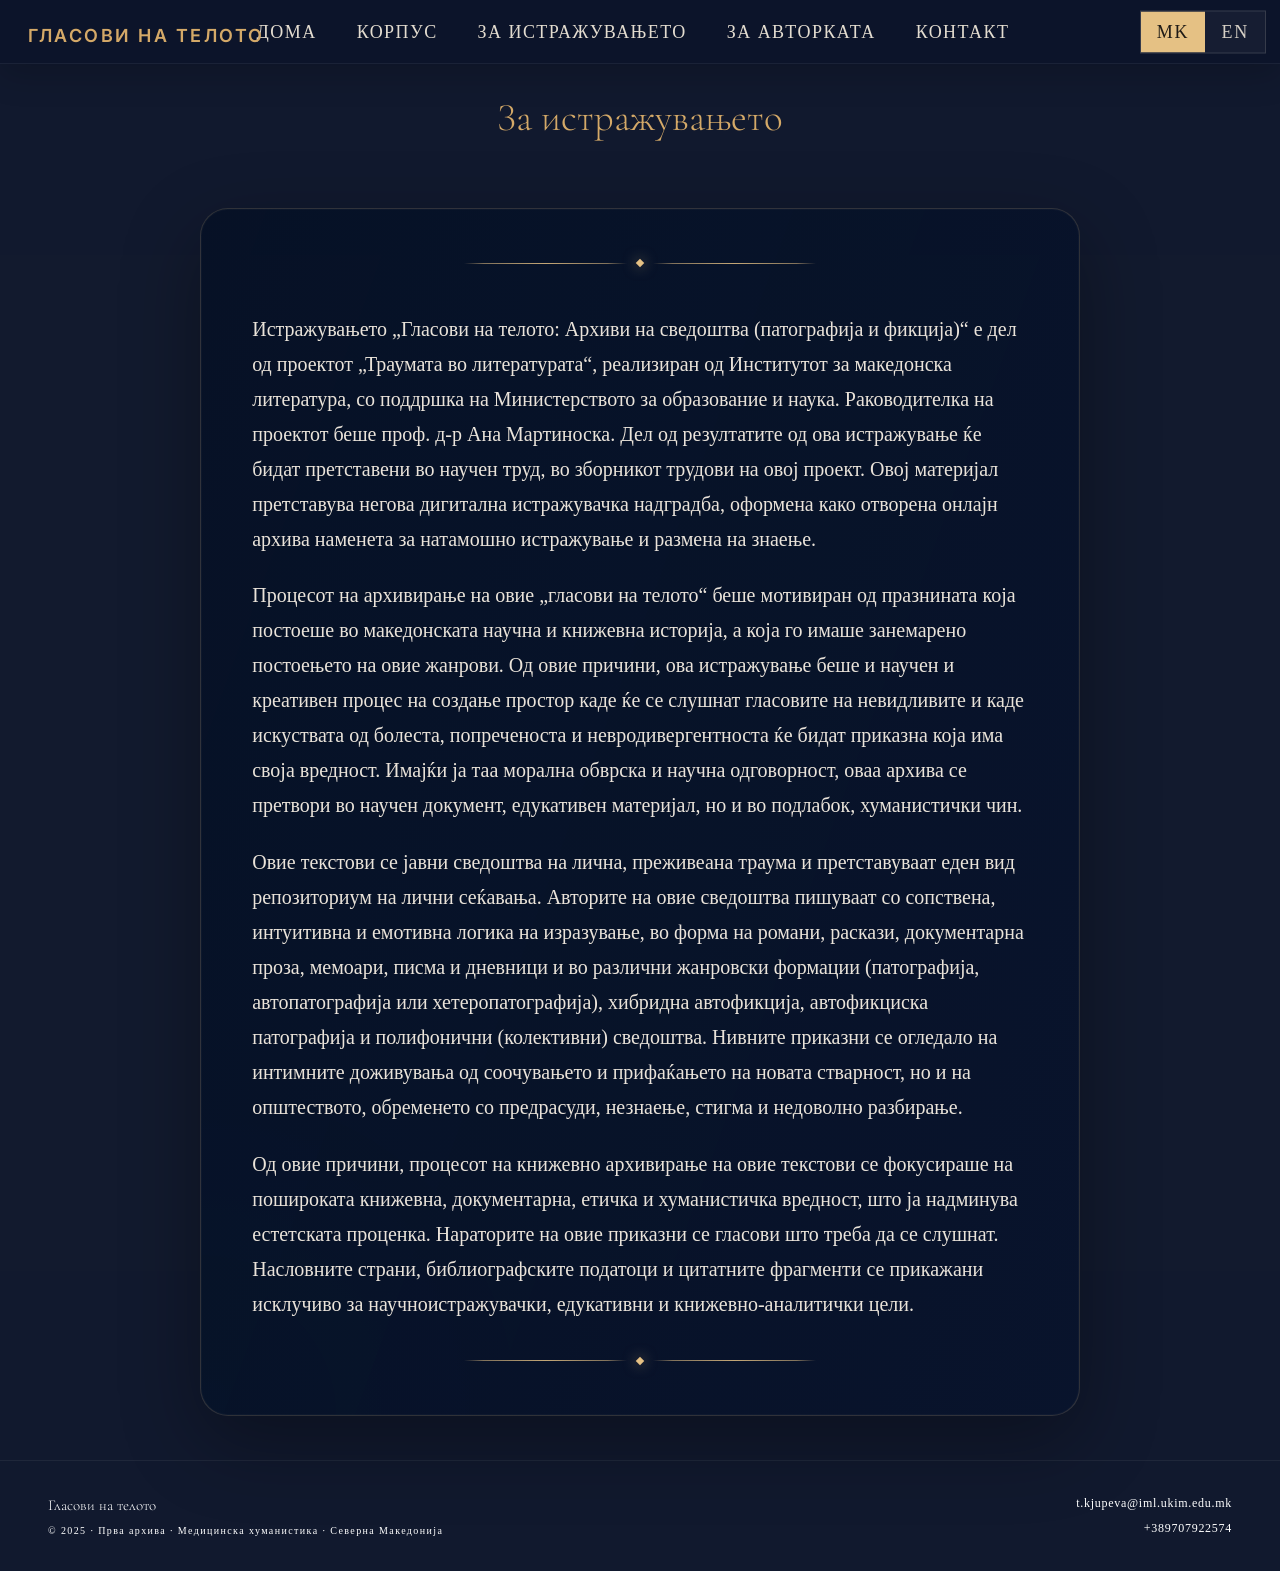
<file: about.html>
<!DOCTYPE html>
<html lang="mk">
<head>
  <meta charset="UTF-8"/>
  <meta name="viewport" content="width=device-width, initial-scale=1.0"/>
  <meta name="site-root" content=""/>
  <base href="./"/>
  <script src="./site-assets.js"></script>
  <title>За истражувањето · Гласови на телото</title>
  <meta name="description" content="За архивата на наративи на болеста во македонската книжевност."/>
  <link rel="stylesheet" href="style.css"/>
</head>
<body data-page="about">

  <nav class="nav nav-public index-nav index-nav--visible index-nav--compact" id="index-nav" aria-label="Главна навигација">
    <div class="index-nav-tabs-row">
      <div class="index-nav-links-wrap">
        <div class="nav-links">
          <a href="index.html" class="nav-link" data-i18n="navHome">Дома</a>
          <a href="corpus.html" class="nav-link" data-i18n="navCorpus">Корпус</a>
        </div>
      </div>
      <a href="about.html" class="nav-link index-nav-about-link active" data-i18n="navAboutSite">За истражувањето</a>
      <a href="author.html" class="nav-link index-nav-about-link" data-i18n="navAboutAuthor">За авторката</a>
      <a href="contact.html" class="nav-link index-nav-about-link" data-i18n="navContact">Контакт</a>
    </div>
    <div class="index-nav-center-cluster">
      <span class="index-nav-center-title" data-i18n="navScrollBrand" id="index-nav-brand">Гласови на телото</span>
    </div>
    <button type="button" class="mobile-nav-toggle" aria-controls="index-nav" aria-expanded="false">
      <span class="mobile-nav-toggle-label">Мени</span>
      <span class="mobile-nav-toggle-bars" aria-hidden="true">
        <span></span>
        <span></span>
        <span></span>
      </span>
    </button>
    <div class="index-nav-end">
      <div class="lang-switch" role="group" aria-label="Language switch">
        <button type="button" class="lang-btn active" data-lang="mk">MK</button>
        <button type="button" class="lang-btn" data-lang="en">EN</button>
      </div>
    </div>
  </nav>

  <header class="about-header about-header--minimal">
    <h1 class="about-title about-title--plain" data-i18n="aboutPageH1">За истражувањето</h1>
  </header>

  <section class="intro-split-section intro-split-section--static" aria-labelledby="about-intro-heading">
    <h2 id="about-intro-heading" class="sr-only" data-i18n="aboutIntroHeading">За истражувањето и архивата</h2>
    <div class="intro-split-inner">
      <div class="intro-split-frame">
        <div class="intro-split-rule-block">
          <div class="site-intro-panel">
            <div class="intro-split-body intro-split-body--about">
              <div class="contact-page-intro__divider contact-page-intro__divider--ornate" aria-hidden="true">
                <span class="contact-page-intro__rule-line"></span>
                <span class="contact-page-intro__rule-diamond"></span>
                <span class="contact-page-intro__rule-line"></span>
              </div>
            <p class="intro-split-text" data-i18n="aboutIntroP1">
              Истражувањето „Гласови на телото: Архиви на сведоштва (патографија и фикција)“ е дел од проектот „Траумата во литературата“, реализиран од Институтот за македонска литература, со поддршка на Министерството за образование и наука. Раководителка на проектот беше проф. д-р Ана Мартиноска. Дел од резултатите од ова истражување ќе бидат претставени во научен труд, во Зборникот на трудови на овој проект. Овој материјал претставува негова дигитална истражувачка надградба, оформена како отворена онлајн архива наменета за натамошно истражување и размена на знаење.
            </p>
            <p class="intro-split-text" data-i18n="aboutIntroP2">
              Процесот на архивирање на овие „гласови на телото“ беше мотивиран од празнината која постоеше во македонската научна и книжевна историја, а која го имаше занемарено постоењето на овие жанрови. Од овие причини, ова истражување беше и научен и креативен процес на создавање простор каде ќе се слушнат гласовите на невидливите и каде искуствата од болеста, попреченоста и невродивергентноста ќе бидат приказна која има своја вредност. Имајќи ја таа морална обврска и научна одговорност, оваа архива се претвори во научен документ, едукативен материјал, но и во подлабок, хуманистички чин.
            </p>
            <p class="intro-split-text" data-i18n="aboutIntroP3">
              Овие текстови се јавни сведоштва на лична, преживеана траума и претставуваат еден вид репозиториум на лични сеќавања. Авторите на овие сведоштва пишуваат со сопствена, интуитивна и емотивна логика на изразување, во форма на романи, раскази, документарна проза, мемоари, писма и дневници и во различни жанровски формации (патографија, автопатографија или хетеропатографија), хибридна автофикција, автофикциска патографија и полифонични (колективни) сведоштва. Нивните приказни се огледало на интимните доживувања од соочувањето и прифаќањето на новата стварност, но и на општеството, обременето со предрасуди, незнаење, стигма и недоволно разбирање.
            </p>
            <p class="intro-split-text" data-i18n="aboutIntroP5">
              Од овие причини, процесот на книжевно архивирање на овие текстови се фокусираше на пошироката книжевна, документарна, етичка и хуманистичка вредност, што ја надминува естетската проценка. Нараторите на овие приказни се гласови што треба да бидат слушнати.
            </p>
            </div>
            <div class="contact-page-intro__divider contact-page-intro__divider--ornate" aria-hidden="true">
              <span class="contact-page-intro__rule-line"></span>
              <span class="contact-page-intro__rule-diamond"></span>
              <span class="contact-page-intro__rule-line"></span>
            </div>
          </div>
        </div>
      </div>
    </div>
  </section>

  <footer class="site-footer">
    <div class="footer-left">
      <div class="footer-logo">Гласови на телото</div>
      <div class="footer-copy" data-i18n="footerCopy">© 2025 · Прва архива · Медицинска хуманистика · Северна Македонија</div>
    </div>
    <address class="footer-contact-info" aria-label="Contact information">
      <a href="mailto:t.kjupeva@iml.ukim.edu.mk">t.kjupeva@iml.ukim.edu.mk</a>
      <a href="tel:+389707922574">+389707922574</a>
    </address>
  </footer>

  <script src="lang.js"></script>
</body>
</html>
</file>
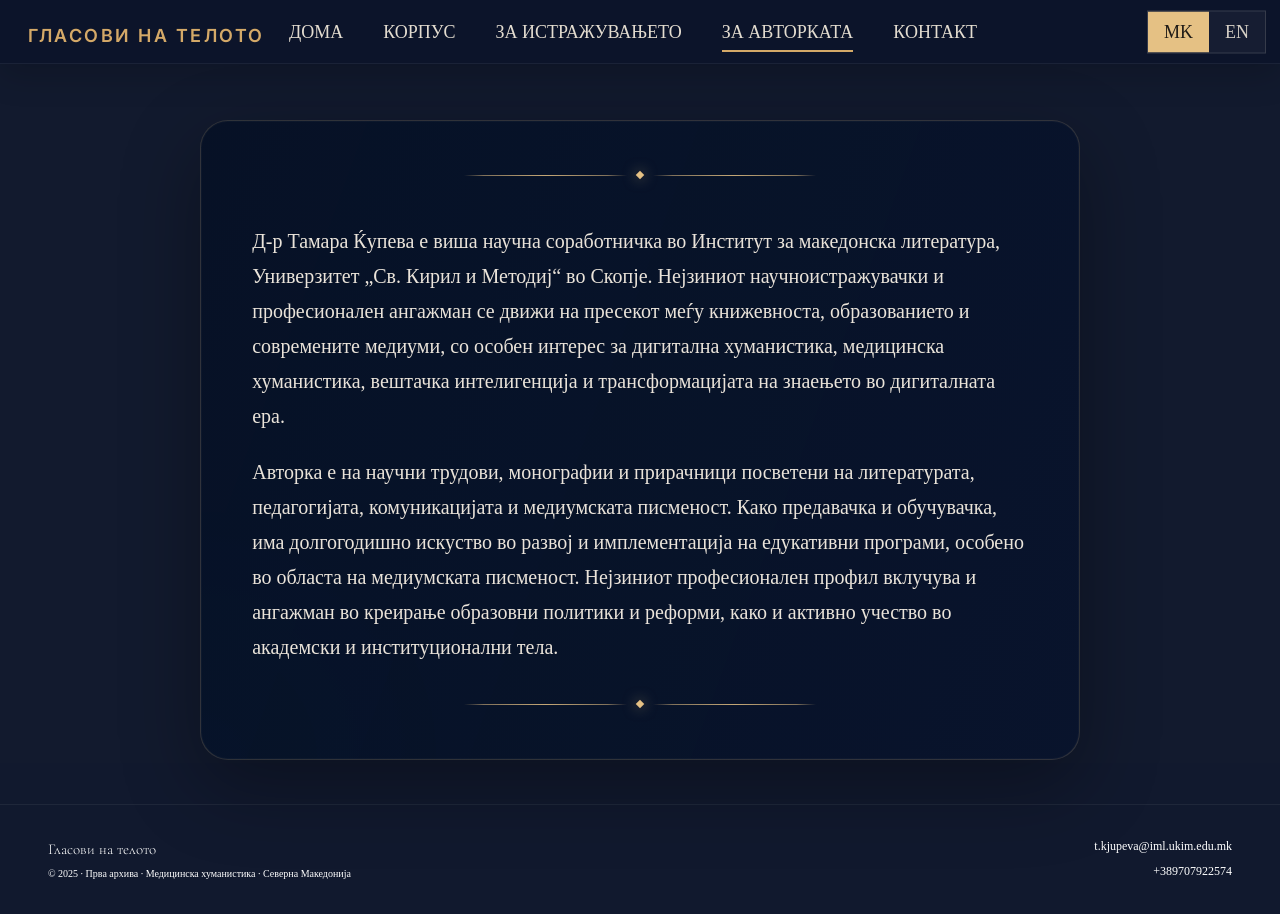
<file: author.html>
<!DOCTYPE html>
<html lang="mk">
<head>
  <meta charset="UTF-8"/>
  <meta name="viewport" content="width=device-width, initial-scale=1.0"/>
  <meta name="site-root" content=""/>
  <base href="./"/>
  <script src="./site-assets.js"></script>
  <title>За авторката · Гласови на телото</title>
  <meta name="description" content="За авторката на архивата Гласови на телото."/>
  <link rel="stylesheet" href="style.css"/>
</head>
<body data-page="author">

  <nav class="nav nav-public index-nav index-nav--visible index-nav--compact" id="index-nav" aria-label="Главна навигација">
    <div class="index-nav-tabs-row">
      <div class="index-nav-links-wrap">
        <div class="nav-links">
          <a href="index.html" class="nav-link" data-i18n="navHome">Дома</a>
          <a href="corpus.html" class="nav-link" data-i18n="navCorpus">Корпус</a>
        </div>
      </div>
      <a href="about.html" class="nav-link index-nav-about-link" data-i18n="navAboutSite">За истражувањето</a>
      <a href="author.html" class="nav-link index-nav-about-link active" data-i18n="navAboutAuthor">За авторката</a>
      <a href="contact.html" class="nav-link index-nav-about-link" data-i18n="navContact">Контакт</a>
    </div>
    <div class="index-nav-center-cluster">
      <span class="index-nav-center-title" data-i18n="navScrollBrand" id="index-nav-brand">Гласови на телото</span>
    </div>
    <button type="button" class="mobile-nav-toggle" aria-controls="index-nav" aria-expanded="false">
      <span class="mobile-nav-toggle-label">Мени</span>
      <span class="mobile-nav-toggle-bars" aria-hidden="true">
        <span></span>
        <span></span>
        <span></span>
      </span>
    </button>
    <div class="index-nav-end">
      <div class="lang-switch" role="group" aria-label="Language switch">
        <button type="button" class="lang-btn active" data-lang="mk">MK</button>
        <button type="button" class="lang-btn" data-lang="en">EN</button>
      </div>
    </div>
  </nav>

  <header class="about-header about-header--minimal author-page-hero-banner">
    <h1 class="about-title about-title--plain" id="author-banner-heading" data-i18n="authorPageH1">За авторката</h1>
  </header>

  <section class="intro-split-section intro-split-section--static" aria-labelledby="author-intro-heading">
    <h2 id="author-intro-heading" class="sr-only" data-i18n="authorPageH1">За авторката</h2>
    <div class="intro-split-inner">
      <div class="intro-split-frame">
        <div class="intro-split-rule-block">
          <div class="site-intro-panel">
            <div class="intro-split-body intro-split-body--about">
              <div class="contact-page-intro__divider contact-page-intro__divider--ornate" aria-hidden="true">
                <span class="contact-page-intro__rule-line"></span>
                <span class="contact-page-intro__rule-diamond"></span>
                <span class="contact-page-intro__rule-line"></span>
              </div>
              <p class="intro-split-text" data-i18n="authorP1">
                Д-р Тамара Ќупева е виша научна соработничка во Институтот за македонска литература, Универзитет „Св. Кирил и Методиј“ во Скопје.
              </p>
              <p class="intro-split-text" data-i18n="authorP2">
                Авторка е на бројни научни трудови, книги, монографии и библиографии.
              </p>
            </div>
            <div class="contact-page-intro__divider contact-page-intro__divider--ornate" aria-hidden="true">
              <span class="contact-page-intro__rule-line"></span>
              <span class="contact-page-intro__rule-diamond"></span>
              <span class="contact-page-intro__rule-line"></span>
            </div>
          </div>
        </div>
      </div>
    </div>
  </section>

  <footer class="site-footer">
    <div class="footer-left">
      <div class="footer-logo">Гласови на телото</div>
      <div class="footer-copy" data-i18n="footerCopy">© 2025 · Прва архива · Медицинска хуманистика · Северна Македонија</div>
    </div>
    <address class="footer-contact-info" aria-label="Contact information">
      <a href="mailto:t.kjupeva@iml.ukim.edu.mk">t.kjupeva@iml.ukim.edu.mk</a>
      <a href="tel:+389707922574">+389707922574</a>
    </address>
  </footer>

  <script src="lang.js"></script>
</body>
</html>
</file>
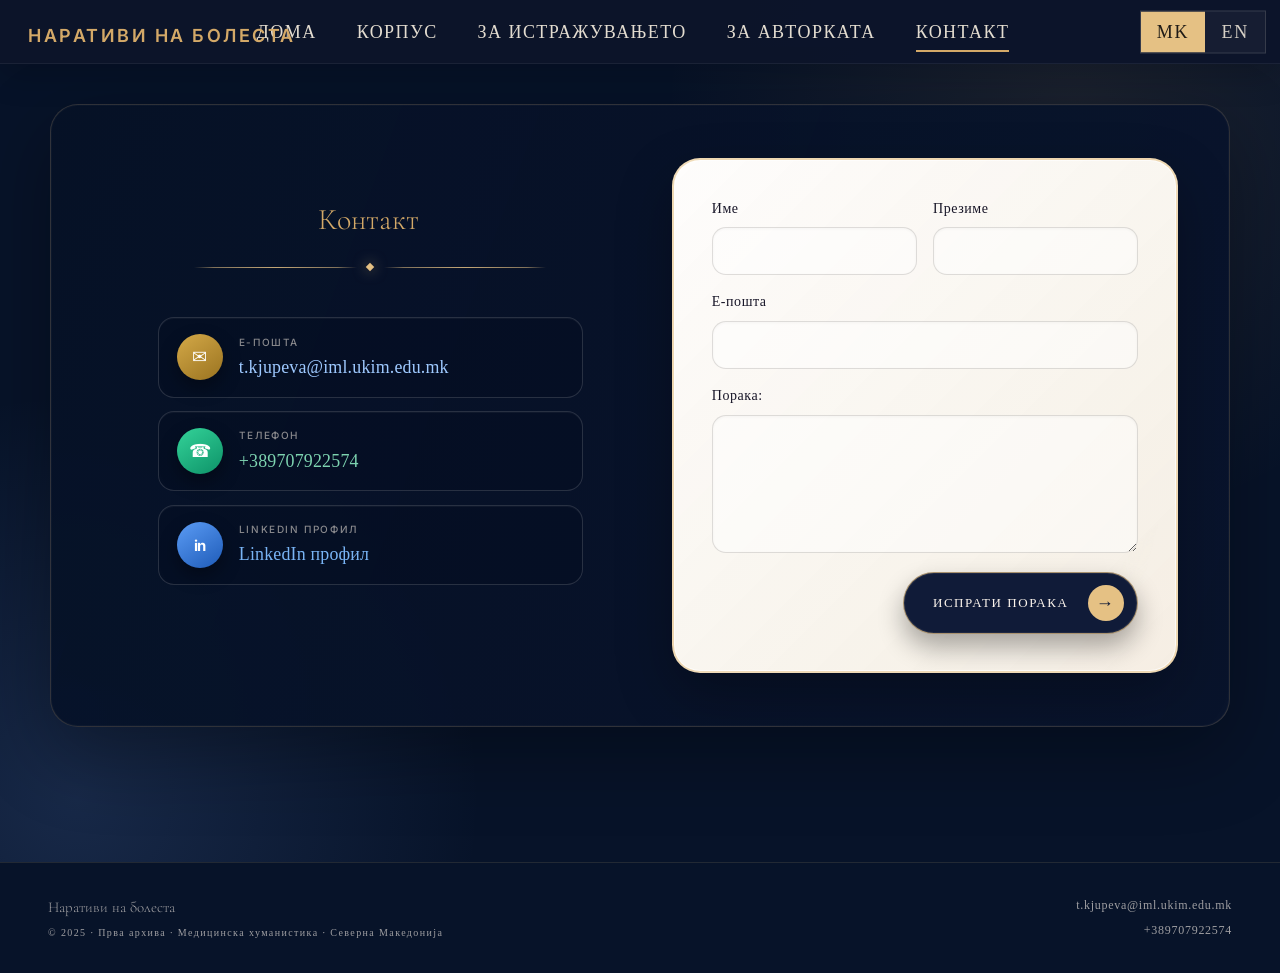
<file: contact.html>
<!DOCTYPE html>
<html lang="mk">
<head>
  <meta charset="UTF-8"/>
  <meta name="viewport" content="width=device-width, initial-scale=1.0"/>
  <meta name="site-root" content=""/>
  <base href="./"/>
  <script src="./site-assets.js"></script>
  <title>Контакт · Наративи на болеста</title>
  <meta name="description" content="Контакт за архивата Наративи на болеста."/>
  <link rel="stylesheet" href="style.css"/>
</head>
<body data-page="contact">

  <nav class="nav nav-public index-nav index-nav--visible index-nav--compact" id="index-nav" aria-label="Главна навигација">
    <div class="index-nav-tabs-row">
      <div class="index-nav-links-wrap">
        <div class="nav-links">
          <a href="index.html" class="nav-link" data-i18n="navHome">Дома</a>
          <a href="corpus.html" class="nav-link" data-i18n="navCorpus">Корпус</a>
        </div>
      </div>
      <a href="about.html" class="nav-link index-nav-about-link" data-i18n="navAboutSite">За истражувањето</a>
      <a href="author.html" class="nav-link index-nav-about-link" data-i18n="navAboutAuthor">За авторката</a>
      <a href="contact.html" class="nav-link index-nav-about-link active" data-i18n="navContact">Контакт</a>
    </div>
    <div class="index-nav-center-cluster">
      <span class="index-nav-center-title" data-i18n="navScrollBrand" id="index-nav-brand">Наративи на болеста</span>
    </div>
    <button type="button" class="mobile-nav-toggle" aria-controls="index-nav" aria-expanded="false">
      <span class="mobile-nav-toggle-label">Мени</span>
      <span class="mobile-nav-toggle-bars" aria-hidden="true">
        <span></span>
        <span></span>
        <span></span>
      </span>
    </button>
    <div class="index-nav-end">
      <div class="lang-switch" role="group" aria-label="Language switch">
        <button type="button" class="lang-btn active" data-lang="mk">MK</button>
        <button type="button" class="lang-btn" data-lang="en">EN</button>
      </div>
    </div>
  </nav>

  <main class="contact-page-main" id="contact-main">
    <div class="contact-page-inner">
      <div class="contact-page-grid">
        <div class="contact-page-intro">
    <h1 class="about-title about-title--plain" id="contact-title" data-i18n="aboutPageH1">Контакт</h1>
          <div class="contact-page-intro__header">
            <div class="contact-page-intro__divider contact-page-intro__divider--ornate" aria-hidden="true">
              <span class="contact-page-intro__rule-line"></span>
              <span class="contact-page-intro__rule-diamond"></span>
              <span class="contact-page-intro__rule-line"></span>
            </div>
          </div>

          <ul class="contact-page-info-cards">
            <li class="contact-info-card">
              <span class="contact-info-card__orb contact-info-card__orb--email" aria-hidden="true">
                <span class="contact-info-card__icon">✉</span>
              </span>
              <div class="contact-info-card__body">
                <span class="contact-info-card__label" data-i18n="contactCardEmailLabel">Е-пошта</span>
                <a class="contact-info-card__value contact-info-card__value--email" href="mailto:t.kjupeva@iml.ukim.edu.mk">t.kjupeva@iml.ukim.edu.mk</a>
              </div>
            </li>
            <li class="contact-info-card">
              <span class="contact-info-card__orb contact-info-card__orb--phone" aria-hidden="true">
                <span class="contact-info-card__icon">☎</span>
              </span>
              <div class="contact-info-card__body">
                <span class="contact-info-card__label" data-i18n="contactCardPhoneLabel">Телефон</span>
                <a class="contact-info-card__value contact-info-card__value--phone" href="tel:+389707922574">+389707922574</a>
              </div>
            </li>
            <li class="contact-info-card">
              <span class="contact-info-card__orb contact-info-card__orb--linkedin" aria-hidden="true">
                <span class="contact-info-card__linkedin-mark">in</span>
              </span>
              <div class="contact-info-card__body">
                <span class="contact-info-card__label" data-i18n="contactLinkedinLabel">LinkedIn профил</span>
                <a class="contact-info-card__value contact-info-card__value--linkedin" href="https://www.linkedin.com/in/tamara-kjupeva-654987267" rel="noopener noreferrer" target="_blank" data-i18n="contactLinkedinLabel">LinkedIn профил</a>
              </div>
            </li>
          </ul>
        </div>

        <div class="contact-page-form-card">
          <p class="contact-page-success" id="contact-success" hidden role="status" data-i18n="contactFormSuccess">
            Пораката е испратена. Ви благодариме — наскоро ќе ве контактираме.
          </p>
          <form
            class="contact-page-form"
            id="contact-page-form"
            action="https://formsubmit.co/t.kjupeva@iml.ukim.edu.mk"
            method="POST"
            accept-charset="UTF-8"
          >
            <input type="hidden" name="_subject" value="Контакт · Наративи на болеста (веб-форма)"/>
            <input type="hidden" name="_next" id="formsubmit-next" value=""/>
            <div class="contact-page-form-row">
              <label class="contact-page-field">
                <span class="contact-page-label" data-i18n="contactFormFirstLabel">Име</span>
                <input type="text" name="first" id="contact-first" class="contact-page-input" autocomplete="given-name" placeholder="" required/>
              </label>
              <label class="contact-page-field">
                <span class="contact-page-label" data-i18n="contactFormLastLabel">Презиме</span>
                <input type="text" name="last" id="contact-last" class="contact-page-input" autocomplete="family-name" placeholder="" required/>
              </label>
            </div>
            <label class="contact-page-field contact-page-field--full">
              <span class="contact-page-label" data-i18n="contactFormEmailLabel">Е-пошта</span>
              <input type="email" name="email" id="contact-email" class="contact-page-input" autocomplete="email" placeholder="" required/>
            </label>
            <label class="contact-page-field contact-page-field--full">
              <span class="contact-page-label" data-i18n="contactFormMessageLabel">Како можеме да ви помогнеме?</span>
              <textarea name="message" id="contact-message" class="contact-page-textarea" rows="5" required></textarea>
            </label>
            <div class="contact-page-form-actions">
              <button type="submit" class="contact-page-submit">
                <span data-i18n="contactFormSubmit">Испрати порака</span>
                <span class="contact-page-submit-icon" aria-hidden="true">→</span>
              </button>
            </div>
          </form>
        </div>
      </div>
    </div>
  </main>

  <footer class="site-footer contact-page-footer">
    <div class="footer-left">
      <div class="footer-logo">Наративи на болеста</div>
      <div class="footer-copy" data-i18n="footerCopy">© 2025 · Прва архива · Медицинска хуманистика · Северна Македонија</div>
    </div>
    <address class="footer-contact-info" aria-label="Контакт информации">
      <a href="mailto:t.kjupeva@iml.ukim.edu.mk">t.kjupeva@iml.ukim.edu.mk</a>
      <a href="tel:+389707922574">+389707922574</a>
    </address>
  </footer>

  <script src="lang.js"></script>
  <script>
    (function () {
      var nextInput = document.getElementById('formsubmit-next');
      if (nextInput && window.location.protocol !== 'file:') {
        try {
          var u = new URL(window.location.href);
          u.searchParams.set('sent', '1');
          u.hash = '';
          nextInput.value = u.toString();
        } catch (err) {
          nextInput.value = '';
        }
      }
      var subjectInput = document.querySelector('input[name="_subject"]');
      if (subjectInput) {
        subjectInput.value =
          document.documentElement.lang === 'en'
            ? 'Contact · Narratives of Illness (web form)'
            : 'Контакт · Наративи на болеста (веб-форма)';
      }
      if (new URLSearchParams(window.location.search).get('sent') === '1') {
        var ok = document.getElementById('contact-success');
        if (ok) ok.hidden = false;
      }
    })();
    document.addEventListener('languageChanged', function () {
      var subjectInput = document.querySelector('input[name="_subject"]');
      if (subjectInput) {
        subjectInput.value =
          document.documentElement.lang === 'en'
            ? 'Contact · Narratives of Illness (web form)'
            : 'Контакт · Наративи на болеста (веб-форма)';
      }
    });
  </script>
</body>
</html>
</file>
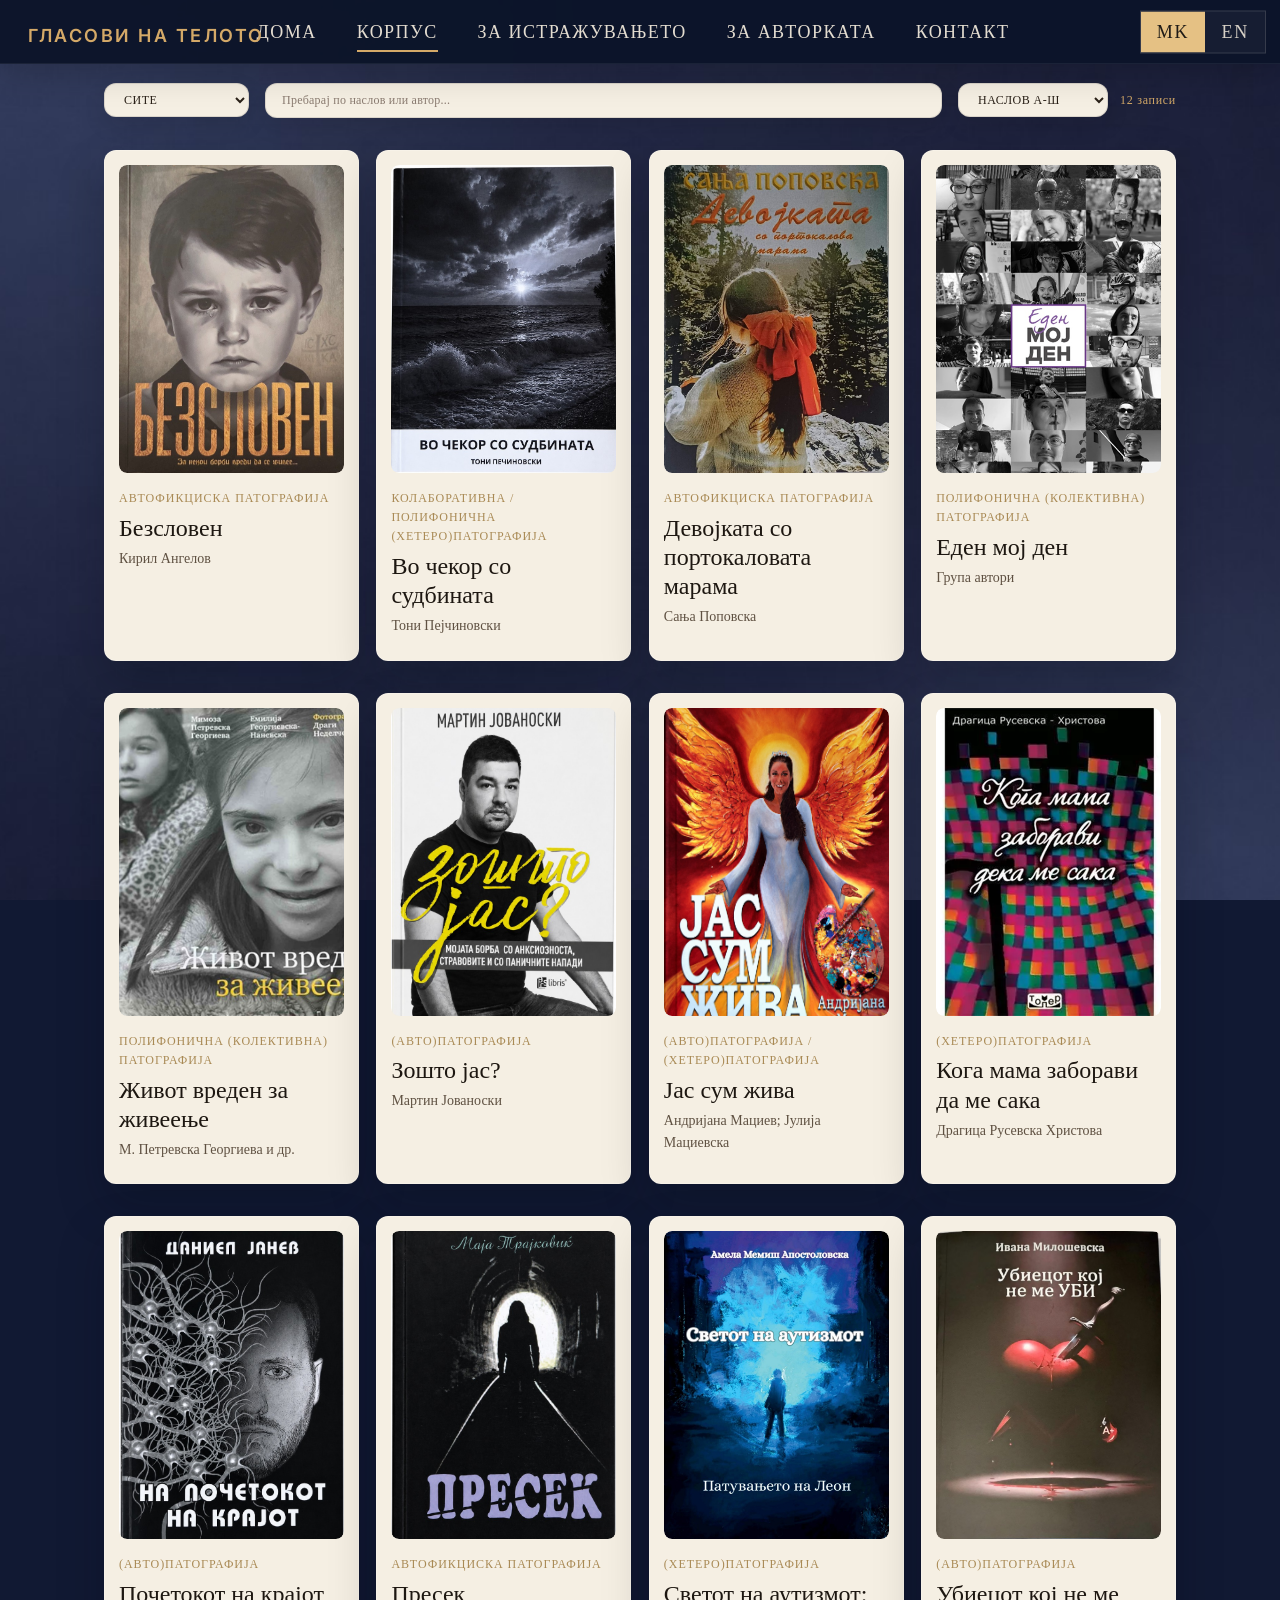
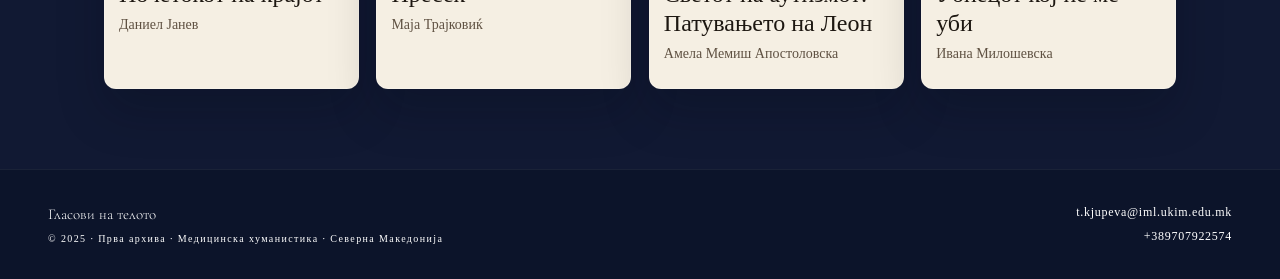
<file: corpus.html>
<!DOCTYPE html>
<html lang="mk">
<head>
  <meta charset="UTF-8"/>
  <meta name="viewport" content="width=device-width, initial-scale=1.0"/>
  <meta name="site-root" content=""/>
  <base href="./"/>
  <script src="./site-assets.js"></script>
  <title>Корпус · Гласови на телото</title>
  <meta name="description" content="Корпус на книги од архивата: автобиографии, семејни нарации, фикција и поезија."/>
  <link rel="stylesheet" href="style.css"/>
</head>
<body data-page="corpus" class="corpus-page">

  <nav class="nav nav-public index-nav index-nav--visible index-nav--compact" id="index-nav" aria-label="Главна навигација">
    <div class="index-nav-tabs-row">
      <div class="index-nav-links-wrap">
        <div class="nav-links">
          <a href="index.html" class="nav-link" data-i18n="navHome">Дома</a>
          <a href="corpus.html" class="nav-link active" data-i18n="navCorpus">Корпус</a>
        </div>
      </div>
      <a href="about.html" class="nav-link index-nav-about-link" data-i18n="navAboutSite">За истражувањето</a>
      <a href="author.html" class="nav-link index-nav-about-link" data-i18n="navAboutAuthor">За авторката</a>
      <a href="contact.html" class="nav-link index-nav-about-link" data-i18n="navContact">Контакт</a>
    </div>
    <div class="index-nav-center-cluster">
      <span class="index-nav-center-title" data-i18n="navScrollBrand" id="index-nav-brand">Гласови на телото</span>
    </div>
    <button type="button" class="mobile-nav-toggle" aria-controls="index-nav" aria-expanded="false">
      <span class="mobile-nav-toggle-label">Мени</span>
      <span class="mobile-nav-toggle-bars" aria-hidden="true">
        <span></span>
        <span></span>
        <span></span>
      </span>
    </button>
    <div class="index-nav-end">
      <div class="lang-switch" role="group" aria-label="Language switch">
        <button type="button" class="lang-btn active" data-lang="mk">MK</button>
        <button type="button" class="lang-btn" data-lang="en">EN</button>
      </div>
    </div>
  </nav>

  <main class="corpus-main">
    <header class="corpus-header">
      <h1 class="corpus-title" data-i18n="corpusPageTitle">КОРПУС</h1>
    </header>

    <section class="corpus-controls" aria-label="Corpus controls">
      <div class="corpus-control-left">
        <label class="sr-only" for="corpus-type-filter" data-i18n="corpusFilterLabel">Филтер по тип</label>
        <select id="corpus-type-filter" class="corpus-select">
          <option value="all" data-i18n="filterAll">Сите</option>
          <option value="autobiography" data-i18n="filterAutobiography">Автобиографија</option>
          <option value="family" data-i18n="filterFamily">Семејна нарација</option>
          <option value="fiction" data-i18n="filterFiction">Фикција</option>
          <option value="poetry" data-i18n="filterPoetry">Поезија</option>
        </select>
      </div>
      <div class="corpus-control-search">
        <label class="sr-only" for="corpus-search" data-i18n="corpusSearchLabel">Пребарување книга</label>
        <input
          type="search"
          id="corpus-search"
          class="corpus-search-input"
          placeholder="Пребарај по наслов или автор..."
          aria-label="Пребарување книга"
        />
      </div>
      <div class="corpus-control-right">
        <label class="sr-only" for="corpus-sort" data-i18n="corpusSortLabel">Сортирање</label>
        <select id="corpus-sort" class="corpus-select corpus-select--small">
          <option value="title-asc" data-i18n="corpusSortTitleAsc">Наслов A-Z</option>
          <option value="title-desc" data-i18n="corpusSortTitleDesc">Наслов Z-A</option>
          <option value="author-asc" data-i18n="corpusSortAuthorAsc">Автор A-Z</option>
        </select>
        <span class="corpus-count" id="corpus-count">12 записи</span>
      </div>
    </section>

    <section class="corpus-grid" id="corpus-grid">
      <article class="corpus-card" data-type="autobiography" data-title="Почетокот на крајот" data-author="Даниел Јанев" data-publisher="Еуро-фарм" data-year="2023" data-location="Скопје" data-illustrator="Нема" data-illness-key="multiple-sclerosis" data-illness-narrative="Мултиплекс склероза — Девојката со портокаловата марама; Почетокот на крајот" data-description="Автобиографски дневник и патографија за животот со мултиплекс склероза. Книгата ја спојува личната исповед со стручен увид, а болеста ја претвора во наративна метафора за болка, издржливост и себеспознавање.">
        <div class="corpus-cover">
          <img src="assets/pochetokot-na-krajot.png" alt="" loading="lazy" decoding="async" />
        </div>
        <p class="corpus-card-type">(авто)патографија</p>
        <h3 class="corpus-card-title">Почетокот на крајот</h3>
        <p class="corpus-card-author">Даниел Јанев</p>
      </article>
      <article class="corpus-card" data-type="autobiography" data-title="Убиецот кој не ме уби" data-author="Ивана Милошевска" data-publisher="Индиго хаб" data-year="2024" data-location="Скопје" data-illustrator="Нема" data-illness-key="acute-myeloid-leukemia" data-illness-narrative="Леукемија — Убиецот кој не ме уби" data-description="Исповедно сведоштво за борбата со акутна миелоидна леукемија. Нарацијата е хибрид од болнички дневник, лична проза и мотивациски повик за отпорност, солидарност и надеж.">
        <div class="corpus-cover">
          <img src="assets/ubiecot-koj-ne-me-ubi.png" alt="" loading="lazy" decoding="async" />
        </div>
        <p class="corpus-card-type">(авто)патографија</p>
        <h3 class="corpus-card-title">Убиецот кој не ме уби</h3>
        <p class="corpus-card-author">Ивана Милошевска</p>
      </article>
      <article class="corpus-card" data-type="family" data-title="Кога мама заборави да ме сака" data-author="Драгица Русевска Христова" data-publisher="Топер" data-year="2022" data-location="Скопје" data-illustrator="Нема" data-illness-key="alzheimers" data-illness-narrative="Алцхајмерова болест — Кога мама заборави да ме сака" data-description="Интимно и документарно сведоштво за искуствата со Алцхајмерова болест. Текстот ја отвора темата на негата, изолацијата и етичката тежина на секојдневната грижа.">
        <div class="corpus-cover">
          <img src="assets/koga-mama-zaboravi-da-me-saka.png" alt="" loading="lazy" decoding="async" />
        </div>
        <p class="corpus-card-type">(хетеро)патографија</p>
        <h3 class="corpus-card-title">Кога мама заборави да ме сака</h3>
        <p class="corpus-card-author">Драгица Русевска Христова</p>
      </article>
      <article class="corpus-card" data-type="fiction" data-title="Девојката со портокаловата марама" data-author="Сања Поповска" data-publisher="Дата песнопој" data-year="2020" data-location="Битола" data-illustrator="Нема" data-illness-key="multiple-sclerosis" data-illness-narrative="Мултиплекс склероза — Девојката со портокаловата марама; Почетокот на крајот" data-description="Роман на граница меѓу автобиографија и фикција, изграден околу искуството со мултиплекс склероза. Анахроничната структура и силната симболика ја претвораат траумата во јавно сведоштво за издржливост.">
        <div class="corpus-cover">
          <img src="assets/devojkata-so-portokalovata-marama.png" alt="" loading="lazy" decoding="async" />
        </div>
        <p class="corpus-card-type">автофикциска патографија</p>
        <h3 class="corpus-card-title">Девојката со портокаловата марама</h3>
        <p class="corpus-card-author">Сања Поповска</p>
      </article>

      <article class="corpus-card" data-type="fiction" data-title="Пресек" data-author="Маја Трајковиќ" data-publisher="Дата песнопој" data-year="2023" data-location="Битола" data-illustrator="Нема" data-illness-key="breast-cancer" data-illness-narrative="Канцер — Пресек; Безсловен; Јас сум жива" data-description="Исповедна проза за болеста како пресек на животот, идентитетот и женственоста. Болеста е катализатор за лична и општествена критика, со поетски јазик и алегориска структура.">
        <div class="corpus-cover">
          <img src="assets/presek.png" alt="" loading="lazy" decoding="async" />
        </div>
        <p class="corpus-card-type">автофикциска патографија</p>
        <h3 class="corpus-card-title">Пресек</h3>
        <p class="corpus-card-author">Маја Трајковиќ</p>
      </article>
      <article class="corpus-card" data-type="autobiography" data-title="Еден мој ден" data-author="Група автори" data-publisher="Пркос" data-year="2020" data-location="Скопје" data-illustrator="Нема" data-illness-key="disability-multiple-conditions" data-illness-narrative="Даунов синдром — Живот вреден за живеење; Еден мој ден&#10;Интелектуална попреченост (ACC) — Живот вреден за живеење&#10;Церебрална парализа — Живот вреден за живеење; Еден мој ден&#10;Аутизам — Живот вреден за живеење; Еден мој ден; Светот на аутизмот: Патувањето на Леон&#10;Анксиозност — Зошто јас? 
        (мојата борба со анксиозноста, стравовите и со паничните напади)&#10;Панични напади — Зошто јас?: мојата борба со анксиозноста, стравовите и со паничните напади&#10;Параплегија — Еден мој ден&#10;Синовиом — Еден мој ден&#10;Хередитарен ангиоедем (ХАЕ) — Еден мој ден&#10;Оштетен вид — Еден мој ден&#10;Физички инвалидитет — Еден мој ден&#10;Гоше — Еден мој ден&#10;Синдром Вилијамс — Еден мој ден" data-description="Мултигласна патографска антологија од автобиографски микронаративи за живот со попреченост. Книгата има документарна, едукативна и терапевтска вредност и отвора простор за видливост на маргинализирани искуства.">
        <div class="corpus-cover">
          <img src="assets/eden-moj-den.png" alt="" loading="lazy" decoding="async" />
        </div>
        <p class="corpus-card-type">полифонична (колективна) патографија</p>
        <h3 class="corpus-card-title">Еден мој ден</h3>
        <p class="corpus-card-author">Група автори</p>
      </article>
      <article class="corpus-card" data-type="autobiography" data-title="Безсловен" data-author="Кирил Ангелов" data-publisher="Сакам книги" data-year="2024" data-location="Скопје" data-illustrator="Нема" data-illness-key="cancer" data-illness-narrative="Канцер — Пресек; Безсловен; Јас сум жива" data-description="Современ автобиографски роман за искуствата од телесното и психичкото страдање, за траумата и реконструкцијата на идентитетот. Нелинеарната структура и автентичните описи ја претвораат личната болка во сведоштво и чин на исцелување.">
        <div class="corpus-cover">
          <img src="corpus-pictures/bezsloven.png" alt="" loading="lazy" decoding="async" />
        </div>
        <p class="corpus-card-type">автофикциска патографија</p>
        <h3 class="corpus-card-title">Безсловен</h3>
        <p class="corpus-card-author">Кирил Ангелов</p>
      </article>
      <article class="corpus-card" data-type="family" data-title="Живот вреден за живеење" data-author="Мимоза Петревска Георгиева; Емилија Георгиевска-Наневска; Драги Неделчевски" data-publisher="Или-Или" data-year="2016" data-location="Скопје" data-illustrator="Нема" data-illness-key="down-syndrome-cerebral-palsy-autism" data-illness-narrative="Даунов синдром — Живот вреден за живеење; Еден мој ден&#10;Интелектуална попреченост (ACC) — Живот вреден за живеење&#10;Церебрална парализа — Живот вреден за живеење; Еден мој ден&#10;Аутизам — Живот вреден за живеење; Еден мој ден; Светот на аутизмот: Патувањето на Леон" data-description="Збирка сведоштва на родители и семејства за живот со попреченост. Текстовите се на пресек меѓу патографија и документарна литература, со силна етичка и хуманистичка димензија.">
        <div class="corpus-cover">
          <img src="assets/zhivot-vreden-za-zhiveenje.png" alt="" loading="lazy" decoding="async" />
        </div>
        <p class="corpus-card-type">полифонична (колективна) патографија</p>
        <h3 class="corpus-card-title">Живот вреден за живеење</h3>
        <p class="corpus-card-author">М. Петревска Георгиева и др.</p>
      </article>

      <article class="corpus-card" data-type="family" data-title="Во чекор со судбината" data-author="Тони Пејчиновски" data-publisher="Т. Пејчиновски" data-year="2025" data-location="Охрид" data-illustrator="Нема" data-illness-key="perthes-disease" data-illness-narrative="Ретка болест / Perthes disease — Во чекор со судбината" data-description="Хибридна исповедно-документарна хроника за ретка болест (Perthes disease) и семејната борба. Делото спојува личен глас, архивски материјали и колективно сведоштво со силен општествен контекст.">
        <div class="corpus-cover">
          <img src="assets/vo-chekor-so-sudbinata.png" alt="" loading="lazy" decoding="async" />
        </div>
        <p class="corpus-card-type">колаборативна / полифонична (хетеро)патографија</p>
        <h3 class="corpus-card-title">Во чекор со судбината</h3>
        <p class="corpus-card-author">Тони Пејчиновски</p>
      </article>
      <article class="corpus-card" data-type="family" data-title="Светот на аутизмот: Патувањето на Леон" data-author="Амела Мемиш Апостоловска" data-publisher="Здружение „Гласот од тишината“" data-year="2025" data-location="Скопје" data-illustrator="Нема" data-illness-key="autism-spectrum" data-illness-narrative="Аутизам — Живот вреден за живеење; Еден мој ден; Светот на аутизмот: Патувањето на Леон" data-description="Наратив што го прикажува аутизмот преку сетилното искуство на детето, а не преку дефицит. Делото комбинира сведоштво и книжевна форма, отворајќи простор за прифаќање и емпатија.">
        <div class="corpus-cover">
          <img src="assets/svetot-na-autizmot.png" alt="" loading="lazy" decoding="async" />
        </div>
        <p class="corpus-card-type">(хетеро)патографија</p>
        <h3 class="corpus-card-title">Светот на аутизмот: Патувањето на Леон</h3>
        <p class="corpus-card-author">Амела Мемиш Апостоловска</p>
      </article>
      <article class="corpus-card" data-type="autobiography" data-title="Зошто јас?: мојата борба со анксиозноста, стравовите и со паничните напади" data-author="Мартин Јованоски" data-publisher="Арс Ламина / Арс Либрис" data-year="2019" data-location="Скопје" data-illustrator="Нема" data-illness-key="anxiety-panic-attacks" data-illness-narrative="Анксиозност — Зошто јас?: мојата борба со анксиозноста, стравовите и со паничните напади&#10;Панични напади — Зошто јас?: мојата борба со анксиозноста, стравовите и со паничните напади" data-description="Лично сведоштво за анксиозност и панични напади, каде што пишувањето е терапевтски процес. Фрагментарниот стил и директниот јазик го претвораат искуството на траума во автентичен наративен глас.">
        <div class="corpus-cover">
          <img src="assets/zoshto-jas.png" alt="" loading="lazy" decoding="async" />
        </div>
        <p class="corpus-card-type">(авто)патографија</p>
        <h3 class="corpus-card-title">Зошто јас?</h3>
        <p class="corpus-card-author">Мартин Јованоски</p>
      </article>
      <article class="corpus-card" data-type="autobiography" data-title="Јас сум жива" data-author="Андријана Мациев; Јулија Мациевска" data-publisher="Икона" data-year="2025" data-location="Скопје" data-illustrator="Нема" data-illness-key="cancer" data-illness-narrative="Канцер — Пресек; Безсловен; Јас сум жива" data-description="Автобиографија, дневник и елегична хроника за искуството со болеста. Прекинопт и продолжувањето на нараторскиот глас меѓу Андријана и Јулија создаваат силно сведоштво за болката, загубата и достоинството.">
        <div class="corpus-cover">
          <img src="corpus-pictures/jas-sum-ziva2.png" alt="" loading="lazy" decoding="async" />
        </div>
        <p class="corpus-card-type">(авто)патографија / (хетеро)патографија</p>
        <h3 class="corpus-card-title">Јас сум жива</h3>
        <p class="corpus-card-author">Андријана Мациев; Јулија Мациевска</p>
      </article>
    </section>
  </main>

  <div class="corpus-modal" id="corpus-modal" aria-hidden="true">
    <div class="corpus-modal-backdrop" id="corpus-modal-backdrop"></div>
    <section class="corpus-modal-panel" role="dialog" aria-modal="true" aria-labelledby="corpus-modal-title">
      <div class="corpus-modal-layout">
        <div class="corpus-modal-cover-wrap">
          <div class="corpus-modal-carousel-head">
            <button type="button" class="corpus-modal-arrow" id="corpus-modal-prev">
              <span class="sr-only" data-i18n="corpusModalPrev">Претходна книга</span>
              <svg class="corpus-modal-arrow-icon" viewBox="0 0 24 24" width="22" height="22" aria-hidden="true" focusable="false">
                <path fill="none" stroke="currentColor" stroke-width="1.25" stroke-linecap="round" stroke-linejoin="round" d="M14 6l-6 6 6 6"/>
              </svg>
            </button>
            <button type="button" class="corpus-modal-arrow" id="corpus-modal-next">
              <span class="sr-only" data-i18n="corpusModalNext">Следна книга</span>
              <svg class="corpus-modal-arrow-icon" viewBox="0 0 24 24" width="22" height="22" aria-hidden="true" focusable="false">
                <path fill="none" stroke="currentColor" stroke-width="1.25" stroke-linecap="round" stroke-linejoin="round" d="M10 6l6 6-6 6"/>
              </svg>
            </button>
          </div>
          <div class="corpus-modal-carousel" aria-hidden="true">
            <div class="corpus-modal-carousel-viewport" id="corpus-modal-viewport">
              <div class="corpus-modal-carousel-track" id="corpus-modal-track">
                <div class="corpus-modal-slide">
                  <div class="corpus-modal-slide-inner">
                    <div class="corpus-modal-cover corpus-modal-cover--slide" id="corpus-slide-cover-prev"></div>
                  </div>
                </div>
                <div class="corpus-modal-slide">
                  <div class="corpus-modal-slide-inner">
                    <div class="corpus-modal-cover corpus-modal-cover--slide" id="corpus-slide-cover-mid"></div>
                  </div>
                </div>
                <div class="corpus-modal-slide">
                  <div class="corpus-modal-slide-inner">
                    <div class="corpus-modal-cover corpus-modal-cover--slide" id="corpus-slide-cover-next"></div>
                  </div>
                </div>
              </div>
            </div>
          </div>
        </div>
        <div class="corpus-modal-meta" id="corpus-modal-meta">
          <div class="corpus-modal-row corpus-modal-row--title">
            <p class="corpus-modal-label" data-i18n="corpusFieldTitle">Наслов на книга:</p>
            <p class="corpus-modal-value corpus-modal-value--title" id="corpus-modal-title">—</p>
          </div>
          <div class="corpus-modal-row">
            <p class="corpus-modal-label" data-i18n="corpusFieldAuthor">Автор:</p>
            <p class="corpus-modal-value" id="corpus-modal-author">—</p>
          </div>
          <div class="corpus-modal-row corpus-modal-row--description">
            <p class="corpus-modal-label" data-i18n="corpusFieldDescription">Опис:</p>
            <p class="corpus-modal-value corpus-modal-value--description" id="corpus-modal-description">—</p>
            <button type="button" class="corpus-read-more-btn" id="corpus-read-more" data-i18n="corpusReadMore">Прочитај повеќе</button>
          </div>
          <div class="corpus-modal-row">
            <p class="corpus-modal-label" data-i18n="corpusFieldPublisher">Издавач:</p>
            <p class="corpus-modal-value" id="corpus-modal-publisher">—</p>
          </div>
          <div class="corpus-modal-row corpus-modal-row--cobiss">
            <a class="corpus-cobiss-link corpus-cobiss-link--modal" id="corpus-modal-cobiss" href="#" target="_blank" rel="noopener">COBISS запис</a>
          </div>
        </div>
      </div>
      <div class="corpus-modal-bottom-action">
        <button type="button" class="corpus-modal-back" id="corpus-modal-close" data-i18n="corpusBackToCatalog">← Назад кон корпус</button>
      </div>
    </section>
  </div>

  <button
    type="button"
    class="corpus-to-top"
    id="corpus-to-top"
    aria-label="Back to top"
    title="Back to top"
  >↑</button>

  <footer class="site-footer">
    <div class="footer-left">
      <div class="footer-logo">Гласови на телото</div>
      <div class="footer-copy" data-i18n="footerCopy">© 2025 · Прва архива · Медицинска хуманистика · Северна Македонија</div>
    </div>
    <address class="footer-contact-info" aria-label="Contact information">
      <a href="mailto:t.kjupeva@iml.ukim.edu.mk">t.kjupeva@iml.ukim.edu.mk</a>
      <a href="tel:+389707922574">+389707922574</a>
    </address>
  </footer>

  <script src="lang.js"></script>
  <script src="corpus-texts.js"></script>
  <script>
    (function initCorpusGrid() {
      var grid = document.getElementById('corpus-grid');
      var count = document.getElementById('corpus-count');
      var filter = document.getElementById('corpus-type-filter');
      var search = document.getElementById('corpus-search');
      var sort = document.getElementById('corpus-sort');
      var modal = document.getElementById('corpus-modal');
      var modalBackdrop = document.getElementById('corpus-modal-backdrop');
      var modalClose = document.getElementById('corpus-modal-close');
      var modalPrev = document.getElementById('corpus-modal-prev');
      var modalNext = document.getElementById('corpus-modal-next');
      var modalTrack = document.getElementById('corpus-modal-track');
      var modalMeta = document.getElementById('corpus-modal-meta');
      var slideCoverPrev = document.getElementById('corpus-slide-cover-prev');
      var slideCoverMid = document.getElementById('corpus-slide-cover-mid');
      var slideCoverNext = document.getElementById('corpus-slide-cover-next');
      var modalTitle = document.getElementById('corpus-modal-title');
      var modalAuthor = document.getElementById('corpus-modal-author');
      var modalDescription = document.getElementById('corpus-modal-description');
      var modalReadMore = document.getElementById('corpus-read-more');
      var modalPublisher = document.getElementById('corpus-modal-publisher');
      var modalCobiss = document.getElementById('corpus-modal-cobiss');
      var backToTop = document.getElementById('corpus-to-top');
      var siteFooter = document.querySelector('.site-footer');
      var currentCard = null;
      var isDescriptionExpanded = false;
      var cobissLinks = {
        'Почетокот на крајот': 'https://plus-legacy.cobiss.net/cobiss/mk/mk/bib/60484101',
        'Убиецот кој не ме уби': 'https://plus-legacy.cobiss.net/cobiss/mk/mk/bib/64150533',
        'Кога мама заборави да ме сака': 'https://plus-legacy.cobiss.net/cobiss/mk/mk/bib/56403973',
        'Девојката со портокаловата марама': 'https://plus-legacy.cobiss.net/cobiss/mk/mk/bib/52732165',
        'Пресек': 'https://plus-legacy.cobiss.net/cobiss/mk/mk/bib/62573829',
        'Еден мој ден': 'https://plus-legacy.cobiss.net/cobiss/mk/mk/bib/51764485',
        'Безсловен': 'https://plus-legacy.cobiss.net/cobiss/mk/mk/bib/63007237',
        'Живот вреден за живеење': 'https://plus-legacy.cobiss.net/cobiss/mk/mk/bib/101809674',
        'Во чекор со судбината': 'https://plus-legacy.cobiss.net/cobiss/mk/mk/bib/67373573',
        'Светот на аутизмот: Патувањето на Леон': 'https://plus-legacy.cobiss.net/cobiss/mk/mk/bib/67378181',
        'Зошто јас?: мојата борба со анксиозноста, стравовите и со паничните напади': 'https://plus-legacy.cobiss.net/cobiss/mk/mk/bib/111765002',
        'Јас сум жива': 'https://plus-legacy.cobiss.net/cobiss/mk/mk/bib/66852357'
      };
      var slideAnimating = false;
      var slidePendingDelta = 0;
      var slideEndFallbackId = null;
      var reduceSlideMotion = typeof window.matchMedia === 'function' && window.matchMedia('(prefers-reduced-motion: reduce)').matches;
      if (!grid || !count || !filter || !sort || !search || !modal || !modalBackdrop || !modalClose) return;

      function getVisibleCards() {
        return Array.prototype.slice.call(grid.querySelectorAll('.corpus-card')).filter(function (card) {
          return window.getComputedStyle(card).display !== 'none';
        });
      }

      function copyCoverStylesFromCard(card, targetEl) {
        if (!targetEl) return;
        var img = card && card.querySelector('.corpus-cover img');
        if (img && (img.src || img.getAttribute('src'))) {
          var u = (img.currentSrc || img.src || '').trim();
          if (u) {
            targetEl.style.backgroundImage = 'url("' + u.replace(/\\/g, '/').replace(/"/g, '\\"') + '")';
            targetEl.style.backgroundColor = '';
          } else {
            targetEl.style.backgroundImage = 'none';
            targetEl.style.backgroundColor = '#e8e8e8';
          }
          targetEl.style.backgroundSize = 'cover';
          targetEl.style.backgroundPosition = 'center center';
          targetEl.style.backgroundRepeat = 'no-repeat';
          return;
        }
        var cover = card && card.querySelector('.corpus-cover');
        if (cover) {
          var cs = window.getComputedStyle(cover);
          targetEl.style.backgroundImage = cs.backgroundImage;
          targetEl.style.backgroundColor = cs.backgroundColor;
          targetEl.style.backgroundSize = cs.backgroundSize || 'cover';
          targetEl.style.backgroundPosition = cs.backgroundPosition || 'center center';
          targetEl.style.backgroundRepeat = cs.backgroundRepeat || 'no-repeat';
        } else {
          targetEl.style.backgroundImage = 'none';
          targetEl.style.backgroundColor = '#e8e8e8';
          targetEl.style.backgroundSize = 'cover';
          targetEl.style.backgroundPosition = 'center center';
          targetEl.style.backgroundRepeat = 'no-repeat';
        }
      }

      function fillThreeSlideCovers() {
        var visible = getVisibleCards();
        if (!visible.length || !currentCard) {
          copyCoverStylesFromCard(null, slideCoverPrev);
          copyCoverStylesFromCard(null, slideCoverMid);
          copyCoverStylesFromCard(null, slideCoverNext);
          return;
        }
        var idx = visible.indexOf(currentCard);
        if (idx < 0) idx = 0;
        var n = visible.length;
        var prevCard = visible[(idx - 1 + n) % n];
        var nextCard = visible[(idx + 1) % n];
        copyCoverStylesFromCard(prevCard, slideCoverPrev);
        copyCoverStylesFromCard(currentCard, slideCoverMid);
        copyCoverStylesFromCard(nextCard, slideCoverNext);
      }

      function snapTrackToMiddleInstant() {
        if (!modalTrack) return;
        modalTrack.classList.add('corpus-modal-carousel-track--instant');
        modalTrack.style.transform = 'translateX(-33.333333%)';
        void modalTrack.offsetHeight;
        modalTrack.classList.remove('corpus-modal-carousel-track--instant');
      }

      function refreshModalText(card) {
        if (!card) return;
        setText(modalTitle, card.dataset.title || '');
        setText(modalAuthor, card.dataset.author || '');
        refreshModalDescription(card);
        var pub = (card.dataset.publisher || '').trim();
        var yr = (card.dataset.year || '').trim();
        var pubLine = '';
        if (pub && yr) pubLine = pub + ' (' + yr + ')';
        else if (pub) pubLine = pub;
        else if (yr) pubLine = '(' + yr + ')';
        setText(modalPublisher, pubLine);
        refreshCobissLink(card);
      }

      function getCobissUrl(card) {
        if (!card) return '';
        return cobissLinks[(card.dataset.title || '').trim()] || '';
      }

      function getCobissLabel() {
        return getLang() === 'en' ? 'COBISS record' : 'COBISS запис';
      }

      function refreshCobissLink(card) {
        if (!modalCobiss) return;
        var url = getCobissUrl(card);
        if (!url) {
          modalCobiss.hidden = true;
          modalCobiss.removeAttribute('href');
          return;
        }
        modalCobiss.hidden = false;
        modalCobiss.href = url;
        modalCobiss.setAttribute('aria-label', getCobissLabel() + ': ' + (card.dataset.title || ''));
        modalCobiss.textContent = getCobissLabel();
      }

      function getFullText(card) {
        if (!card || !window.CORPUS_FULL_TEXTS) return '';
        var title = (card.dataset.title || '').trim();
        if (!title) return '';
        var fullText = window.CORPUS_FULL_TEXTS[title];
        if (fullText) return fullText;
        var altTitle = title.replace(/^([^:]+:\s*)(.*)$/, function (match, prefix, suffix) {
          return prefix + '\n(' + suffix + ')';
        });
        if (altTitle !== title && window.CORPUS_FULL_TEXTS[altTitle]) {
          return window.CORPUS_FULL_TEXTS[altTitle];
        }
        var shortTitle = title.split(':')[0].trim();
        if (shortTitle && window.CORPUS_FULL_TEXTS[shortTitle]) {
          return window.CORPUS_FULL_TEXTS[shortTitle];
        }
        return '';
      }

      function getToggleLabels() {
        return getLang() === 'en'
          ? { more: 'Read more', less: 'Show less' }
          : { more: 'Прочитај повеќе', less: 'Прикажи помалку' };
      }

      function refreshModalDescription(card) {
        var fullText = getFullText(card);
        var shortText = card && card.dataset.description ? card.dataset.description : '';
        var text = isDescriptionExpanded && fullText ? fullText : shortText;
        setText(modalDescription, text);
        if (modalDescription) {
          var expanded = !!(isDescriptionExpanded && fullText && fullText.trim());
          modalDescription.classList.toggle('corpus-modal-value--description-expanded', expanded);
        }
        if (!modalReadMore) return;
        var hasFullText = fullText && fullText.trim() && fullText.trim() !== shortText.trim();
        modalReadMore.hidden = !hasFullText;
        modalReadMore.setAttribute('aria-expanded', isDescriptionExpanded && hasFullText ? 'true' : 'false');
        modalReadMore.textContent = isDescriptionExpanded ? getToggleLabels().less : getToggleLabels().more;
      }

      function refreshModalFromCurrentCard() {
        var card = currentCard;
        if (!card) return;
        fillThreeSlideCovers();
        snapTrackToMiddleInstant();
        refreshModalText(card);
        if (modalMeta) modalMeta.classList.remove('corpus-modal-meta--text-hide');
      }

      function setSlideNavDisabled(disabled) {
        if (modalPrev) modalPrev.disabled = disabled;
        if (modalNext) modalNext.disabled = disabled;
      }

      function finishSlideTransition() {
        if (!slideAnimating) return;
        slideAnimating = false;
        setSlideNavDisabled(false);
        var visible = getVisibleCards();
        if (!visible.length || !currentCard) {
          if (modalMeta) modalMeta.classList.remove('corpus-modal-meta--text-hide');
          return;
        }
        var idx = visible.indexOf(currentCard);
        if (idx < 0) idx = 0;
        var n = visible.length;
        var delta = slidePendingDelta;
        if (delta > 0) currentCard = visible[(idx + 1) % n];
        else currentCard = visible[(idx - 1 + n) % n];
        isDescriptionExpanded = false;
        fillThreeSlideCovers();
        snapTrackToMiddleInstant();
        refreshModalText(currentCard);
        if (modalMeta) {
          void modalMeta.offsetHeight;
          requestAnimationFrame(function () {
            requestAnimationFrame(function () {
              modalMeta.classList.remove('corpus-modal-meta--text-hide');
            });
          });
        }
      }

      function clearSlideEndTimers() {
        if (slideEndFallbackId !== null) {
          clearTimeout(slideEndFallbackId);
          slideEndFallbackId = null;
        }
      }

      function stepModalBook(delta) {
        var visible = getVisibleCards();
        if (!visible.length || !currentCard || slideAnimating) return;
        if (reduceSlideMotion || !modalTrack) {
          var idx = visible.indexOf(currentCard);
          if (idx < 0) idx = 0;
          var n = visible.length;
          currentCard = visible[(idx + delta + n) % n];
          isDescriptionExpanded = false;
          refreshModalFromCurrentCard();
          return;
        }
        slideAnimating = true;
        slidePendingDelta = delta;
        setSlideNavDisabled(true);
        if (modalMeta) modalMeta.classList.add('corpus-modal-meta--text-hide');
        modalTrack.classList.remove('corpus-modal-carousel-track--instant');
        void modalTrack.offsetHeight;
        if (delta > 0) {
          modalTrack.style.transform = 'translateX(-66.666667%)';
        } else {
          modalTrack.style.transform = 'translateX(0)';
        }
        var onTrackTransitionEnd = function (e) {
          if (e.target !== modalTrack || e.propertyName !== 'transform') return;
          modalTrack.removeEventListener('transitionend', onTrackTransitionEnd);
          clearSlideEndTimers();
          finishSlideTransition();
        };
        modalTrack.addEventListener('transitionend', onTrackTransitionEnd);
        slideEndFallbackId = setTimeout(function () {
          slideEndFallbackId = null;
          if (!slideAnimating) return;
          modalTrack.removeEventListener('transitionend', onTrackTransitionEnd);
          finishSlideTransition();
        }, 650);
      }

      function getLang() {
        return localStorage.getItem('siteLang') === 'en' ? 'en' : 'mk';
      }

      function updateCount(visible) {
        count.textContent = getLang() === 'en' ? visible + ' results' : visible + ' записи';
      }

      function apply() {
        var type = filter.value;
        var query = (search.value || '').trim().toLowerCase();
        var cards = Array.prototype.slice.call(grid.querySelectorAll('.corpus-card'));
        cards.sort(function (a, b) {
          var key = sort.value;
          var aVal = '';
          var bVal = '';
          if (key.indexOf('author') === 0) {
            aVal = (a.dataset.author || '').toLowerCase();
            bVal = (b.dataset.author || '').toLowerCase();
          } else {
            aVal = (a.dataset.title || '').toLowerCase();
            bVal = (b.dataset.title || '').toLowerCase();
          }
         var asc = key.indexOf('desc') === -1;
         var result = aVal.localeCompare(bVal, 'mk', {
         sensitivity: 'base',
         ignorePunctuation: true
        });
         return asc ? result : -result;
        });
        cards.forEach(function (card) { grid.appendChild(card); });

        var visible = 0;
        cards.forEach(function (card) {
          var typeMatch = type === 'all' || card.dataset.type === type;
          var title = (card.dataset.title || '').toLowerCase();
          var author = (card.dataset.author || '').toLowerCase();
          var cardType = (card.dataset.type || '').toLowerCase();
          var illnessKey = (card.dataset.illnessKey || '').toLowerCase();
          var textMatch = !query || title.indexOf(query) !== -1 || author.indexOf(query) !== -1 || cardType.indexOf(query) !== -1 || illnessKey.indexOf(query) !== -1;
          var show = typeMatch && textMatch;
          card.style.display = show ? 'block' : 'none';
          if (show) visible++;
        });
        if (modal.getAttribute('aria-hidden') === 'false' && currentCard) {
          var vis = getVisibleCards();
          if (vis.indexOf(currentCard) === -1) {
            if (vis.length) {
              currentCard = vis[0];
              isDescriptionExpanded = false;
              refreshModalFromCurrentCard();
            } else {
              closeBook();
            }
          } else {
            fillThreeSlideCovers();
            refreshModalText(currentCard);
          }
        }
        updateCount(visible);
      }

      function setText(el, value) {
        if (!el) return;
        el.textContent = value && value.trim() ? value : '—';
      }

      function openBook(card) {
        if (!card) return;
        currentCard = card;
        isDescriptionExpanded = false;
        refreshModalFromCurrentCard();
        modal.setAttribute('aria-hidden', 'false');
        document.body.classList.add('corpus-modal-open');
      }

      function closeBook() {
        currentCard = null;
        isDescriptionExpanded = false;
        slideAnimating = false;
        slidePendingDelta = 0;
        clearSlideEndTimers();
        if (modalMeta) modalMeta.classList.remove('corpus-modal-meta--text-hide');
        if (modalTrack) {
          modalTrack.classList.add('corpus-modal-carousel-track--instant');
          modalTrack.style.transform = 'translateX(-33.333333%)';
          modalTrack.classList.remove('corpus-modal-carousel-track--instant');
        }
        setSlideNavDisabled(false);
        modal.setAttribute('aria-hidden', 'true');
        document.body.classList.remove('corpus-modal-open');
      }

      function openRequestedBookFromUrl() {
        var params = new URLSearchParams(window.location.search);
        var requestedTitle = (params.get('book') || '').trim();
        if (!requestedTitle) return;

        var cards = Array.prototype.slice.call(grid.querySelectorAll('.corpus-card'));
        var requestedCard = cards.find(function (card) {
          return (card.dataset.title || '').trim() === requestedTitle;
        });
        if (!requestedCard) return;

        requestedCard.scrollIntoView({ block: 'center' });
        openBook(requestedCard);
      }

      function updateBackToTopVisibility() {
        if (!backToTop) return;
        var isScrolled = window.scrollY > 240;
        backToTop.classList.toggle('is-visible', isScrolled);
      }

      function updateBackToTopOffset() {
        if (!backToTop || !siteFooter) return;
        var footerRect = siteFooter.getBoundingClientRect();
        var overlap = Math.max(0, window.innerHeight - footerRect.top);
        backToTop.style.bottom = (20 + overlap) + 'px';
      }

      filter.addEventListener('change', apply);
      sort.addEventListener('change', apply);
      search.addEventListener('input', apply);
      document.addEventListener('languageChanged', apply);
      grid.addEventListener('click', function (event) {
        if (event.target.closest('.corpus-cobiss-link')) return;
        var card = event.target.closest('.corpus-card');
        if (!card) return;
        openBook(card);
      });
      modalBackdrop.addEventListener('click', closeBook);
      modalClose.addEventListener('click', closeBook);
      if (modalReadMore) {
        modalReadMore.addEventListener('click', function () {
          if (!currentCard) return;
          isDescriptionExpanded = !isDescriptionExpanded;
          refreshModalDescription(currentCard);
        });
      }
      if (modalPrev) {
        modalPrev.addEventListener('click', function (event) {
          event.stopPropagation();
          stepModalBook(-1);
        });
      }
      if (modalNext) {
        modalNext.addEventListener('click', function (event) {
          event.stopPropagation();
          stepModalBook(1);
        });
      }
      document.addEventListener('keydown', function (event) {
        if (modal.getAttribute('aria-hidden') === 'false') {
          if (event.key === 'Escape') {
            closeBook();
          } else if (event.key === 'ArrowLeft') {
            event.preventDefault();
            stepModalBook(-1);
          } else if (event.key === 'ArrowRight') {
            event.preventDefault();
            stepModalBook(1);
          }
        }
      });
      if (backToTop) {
        backToTop.addEventListener('click', function () {
          window.scrollTo({ top: 0, behavior: 'smooth' });
        });
      }
      window.addEventListener('scroll', updateBackToTopVisibility, { passive: true });
      window.addEventListener('scroll', updateBackToTopOffset, { passive: true });
      window.addEventListener('resize', updateBackToTopOffset);
      apply();
      openRequestedBookFromUrl();
      updateBackToTopVisibility();
      updateBackToTopOffset();
    })();
  </script>
</body>
</html>
</file>
<file: style.css>
/* ============================================================
   ILLNESS NARRATIVES IN MACEDONIAN LITERATURE — ARCHIVE
   Main Stylesheet
   ============================================================ */

@import url('https://fonts.googleapis.com/css2?family=Cormorant+Garamond:ital,wght@0,300;0,400;1,300;1,400&family=Inter:wght@300;400;500&family=Jost:wght@200;300;400;500&display=swap');

@font-face {
  font-family: 'Lazar 1389';
  src: local('Lazar 1389'), local('Lazar1389');
  font-display: swap;
}

:root {
  --site-font: 'Lazar 1389', 'Times New Roman', serif;
  /* Hyperlinks — distinct hues by role */
  --link-prose: #246b8f;
  --link-prose-hover: #184a63;
  --link-prose-visited: #6e4a8c;
  --link-external: #0d6b5c;
  --link-external-hover: #094a40;
  --link-corpus-readmore: #b45309;
  --link-corpus-readmore-hover: #7c2d12;
  --link-cobiss: #5c3daf;
  --link-cobiss-hover: #3d2877;
  /* Shared by `.site-footer` and main site `.index-nav` */
  --nav-footer-bg: rgba(13, 21, 42, 0.98);
}

/* === RESET & BASE === */
*, *::before, *::after { box-sizing: border-box; margin: 0; padding: 0; }

html, body, button, input, select, textarea, option {
  font-family: var(--site-font) !important;
}

html { scroll-behavior: smooth; }

html.index-nav-revealed {
  scroll-padding-top: 76px;
}

body {
  font-family: var(--site-font);
  background: #fff;
  color: #1a1008;
  overflow-x: hidden;
  line-height: 1.6;
  min-height: 100vh;
  min-height: 100dvh;
  display: flex;
  flex-direction: column;
}

body[data-page="index"] {
  background: #f3eefb;
}

img { max-width: 100%; display: block; }
a { text-decoration: none; color: inherit; }

/* Prose / panel links (not nav, cards-as-buttons, or CTA pills) */
.medical-text-panel a[href],
.medical-feature-modal-body a[href] {
  color: var(--link-prose);
  text-decoration: underline;
  text-decoration-thickness: 1px;
  text-underline-offset: 3px;
  transition: color 0.15s ease;
}
.medical-text-panel a[href]:hover,
.medical-text-panel a[href]:focus-visible,
.medical-feature-modal-body a[href]:hover,
.medical-feature-modal-body a[href]:focus-visible {
  color: var(--link-prose-hover);
}
.medical-text-panel a[href]:visited,
.medical-feature-modal-body a[href]:visited {
  color: var(--link-prose-visited);
}

.medical-text-panel a[href^="http"],
.medical-feature-modal-body a[href^="http"] {
  color: var(--link-external);
}
.medical-text-panel a[href^="http"]:hover,
.medical-text-panel a[href^="http"]:focus-visible,
.medical-feature-modal-body a[href^="http"]:hover,
.medical-feature-modal-body a[href^="http"]:focus-visible {
  color: var(--link-external-hover);
}
.medical-text-panel a[href^="http"]:visited,
.medical-feature-modal-body a[href^="http"]:visited {
  color: #3d7a6c;
}
button {
  cursor: pointer;
  font-family: var(--site-font);
  border-radius: 14px;
}

/* === NAVIGATION === */
.nav {
  display: flex;
  align-items: center;
  justify-content: space-between;
  background: #fff;
  border-bottom: 2px solid #1a1008;
  position: sticky;
  top: 0;
  z-index: 100;
}

.nav-logo {
  font-family: 'Cormorant Garamond', serif;
  font-size: 18px;
  font-weight: 400;
  color: #1a1008;
  letter-spacing: 0.02em;
}

.nav-links {
  display: flex;
  gap: 32px;
  align-items: center;
}

.nav-public {
  gap: 24px;
}

.nav-public .nav-links {
  flex: 1;
  justify-content: flex-start;
}

.nav-public .lang-switch {
  margin-left: auto;
  flex-shrink: 0;
}
main div div div .contact-title {
  color:#094a40 !important;
  font-size: 10px !important;
  padding-left: 30px !important;
}
h1#contact-title.about-title.about-title--plain{
color:rgb(212, 169, 104) !important;
  font-size: 30px !important;
  padding-left: 160px !important;
  margin-bottom:20px ;
}
/* Cluster of five primary nav tabs (home/corpus + about links); centered as one unit */
.index-nav-tabs-row {
  display: flex;
  flex-direction: row;
  align-items: center;
  align-self: center;
  flex-wrap: wrap;
  gap: 40px;
  justify-content: center;
  min-width: 0;
}

.index-nav .index-nav-center-cluster {
  align-self: center;
}

body[data-page="index"] .index-nav-end,
body:not([data-page="index"]) .index-nav-end {
  display: contents;
}

/* Index: navbar fixed, hidden until user scrolls (cf. full-bleed hero) */
body[data-page="index"] .index-nav {
  position: fixed;
  top: 0;
  left: 0;
  right: 0;
  z-index: 300;
  width: 100%;
  max-width: none;
  margin: 0;
  display: grid;
  grid-template-columns: minmax(0, 1fr) auto minmax(0, 1fr);
  justify-content: stretch;
  align-items: center;
  column-gap: 38px;
  padding: 12px 22px;
  padding-left: 8px;
  border-bottom: 1px solid transparent;
  background: var(--nav-footer-bg);
  box-shadow: 0 10px 34px rgba(0, 0, 0, 0.18);
  opacity: 0;
  visibility: hidden;
  transform: translateY(-100%);
  transition:
    opacity 0.5s ease,
    transform 0.55s cubic-bezier(0.22, 1, 0.36, 1),
    visibility 0s linear 0.55s,
    border-color 0.3s ease;
  pointer-events: none;
}

body[data-page="index"] .index-nav.index-nav--visible {
  opacity: 1;
  visibility: visible;
  transform: translateY(0);
  border-bottom-color: rgba(255, 255, 255, 0.06);
  transition:
    opacity 0.45s ease,
    transform 0.5s cubic-bezier(0.22, 1, 0.36, 1),
    visibility 0s,
    border-color 0.3s ease;
  pointer-events: auto;
}

body[data-page="index"] .index-nav-links-wrap {
  flex: 0 1 auto;
  min-width: 0;
  display: flex;
  align-items: center;
  align-self: center;
  justify-content: flex-start;
}

body[data-page="index"] .index-nav-tabs-row {
  grid-column: 2;
  justify-self: center;
}

body[data-page="index"] .index-nav .nav-links {
  flex: 0 1 auto;
  justify-content: flex-start;
  flex-wrap: wrap;
  gap: 40px;
  align-items: center;
}

body[data-page="index"] .index-nav .nav-link {
  font-size: 12px;
  letter-spacing: 0.08em;
  line-height: 1.25;
}

body[data-page="index"] .index-nav .lang-switch {
  position: absolute;
  top: 50%;
  right: 14px;
  transform: translateY(-50%);
  z-index: 2;
  margin-left: 0;
  flex-shrink: 0;
  border-color: rgba(246, 238, 222, 0.14);
  background: rgba(255, 255, 255, 0.04);
}

/* Center cluster: scrolled brand title */
body[data-page="index"] .index-nav-center-cluster {
  grid-row: 1;
  padding-left: 20px;
  transition: opacity 0.1s ease, visibility 0.1s ease;
}

body[data-page="index"] .index-nav-center-title {
  box-sizing: border-box;
  padding: 0 4px;
  text-align: center;
  font-family: 'Inter', 'Segoe UI', system-ui, sans-serif;
  font-size: 12px;
  font-weight: 600;
  letter-spacing: 0.14em;
  text-transform: uppercase;
  color: #1a1008;
  line-height: 1.3;
  white-space: normal;
  pointer-events: none;
}

body[data-page="index"] .index-nav-about-link {
  flex-shrink: 0;
  font-size: 13px;
  letter-spacing: 0.08em;
  line-height: 1.25;
  text-transform: uppercase;
  white-space: nowrap;
}

body[data-page="index"] .index-nav-brand--flying {
  opacity: 0 !important;
  visibility: hidden !important;
}

body[data-page="index"] .index-nav--compact {
  padding-left: 8px;
  padding-right: 22px;
}

body[data-page="index"] .index-nav--compact .index-nav-center-cluster {
  opacity: 1;
  visibility: visible;
}

body[data-page="index"] .index-nav--compact .index-nav-center-title {
  text-align: left;
  padding-left: 0;
}

/* When not compact but visible: center cluster visually hidden */
body[data-page="index"] .index-nav--visible:not(.index-nav--compact) .index-nav-center-cluster {
  position: absolute;
  width: 1px;
  height: 1px;
  overflow: hidden;
  clip: rect(0, 0, 0, 0);
  pointer-events: none;
  visibility: hidden;
}

body[data-page="corpus"] .index-nav,
body[data-page="about"] .index-nav,
body[data-page="author"] .index-nav,
body[data-page="contact"] .index-nav {
  position: fixed;
  top: 0;
  left: 0;
  right: 0;
  z-index: 300;
  width: 100%;
  max-width: none;
  margin: 0;
  display: grid;
  grid-template-columns: minmax(0, 1fr) auto minmax(0, 1fr);
  justify-content: stretch;
  align-items: center;
  column-gap: 38px;
  padding: 12px 22px;
  padding-left: 8px;
  border-bottom: 1px solid rgba(255, 255, 255, 0.06);
  background: var(--nav-footer-bg);
  box-shadow: 0 10px 34px rgba(0, 0, 0, 0.18);
}

body[data-page="corpus"] .index-nav-tabs-row,
body[data-page="about"] .index-nav-tabs-row,
body[data-page="author"] .index-nav-tabs-row,
body[data-page="contact"] .index-nav-tabs-row {
  grid-column: 2;
  justify-self: center;
}

body[data-page="corpus"] .index-nav-links-wrap,
body[data-page="about"] .index-nav-links-wrap,
body[data-page="author"] .index-nav-links-wrap,
body[data-page="contact"] .index-nav-links-wrap {
  min-width: 0;
  display: flex;
  align-items: center;
  align-self: center;
  justify-content: flex-start;
}

body[data-page="corpus"] .index-nav .nav-links,
body[data-page="about"] .index-nav .nav-links,
body[data-page="author"] .index-nav .nav-links,
body[data-page="contact"] .index-nav .nav-links {
  flex: 0 1 auto;
  justify-content: flex-start;
  flex-wrap: wrap;
  gap: 40px;
  align-items: center;
}

body[data-page="corpus"] .index-nav-center-cluster,
body[data-page="about"] .index-nav-center-cluster,
body[data-page="author"] .index-nav-center-cluster,
body[data-page="contact"] .index-nav-center-cluster {
  grid-column: 1;
  justify-self: start;
  justify-content: flex-start;
  display: flex;
  align-items: center;
  min-width: 0;
  max-width: min(calc(100vw - 300px), 30rem);
  opacity: 1;
  visibility: visible;
}

body[data-page="corpus"] .index-nav .lang-switch,
body[data-page="about"] .index-nav .lang-switch,
body[data-page="author"] .index-nav .lang-switch,
body[data-page="contact"] .index-nav .lang-switch {
  position: absolute;
  top: 50%;
  right: 14px;
  transform: translateY(-50%);
  z-index: 2;
  margin-left: 0;
  flex-shrink: 0;
  border-color: rgba(246, 238, 222, 0.14);
  background: rgba(255, 255, 255, 0.04);
}

body[data-page="corpus"] .index-nav .nav-link,
body[data-page="about"] .index-nav .nav-link,
body[data-page="author"] .index-nav .nav-link,
body[data-page="contact"] .index-nav .nav-link {
  font-size: 12px;
  letter-spacing: 0.08em;
  line-height: 1.25;
}

body[data-page="corpus"] .index-nav-center-title,
body[data-page="about"] .index-nav-center-title,
body[data-page="author"] .index-nav-center-title,
body[data-page="contact"] .index-nav-center-title {
  font-family: 'Inter', 'Segoe UI', system-ui, sans-serif;
  font-weight: 600;
  letter-spacing: 0.14em;
  text-transform: uppercase;
  padding-top: -14px !important;
  margin-top: -105px !important;
  margin-left: 20px !important;
}

body[data-page="corpus"] .index-nav-about-link,
body[data-page="about"] .index-nav-about-link,
body[data-page="contact"] .index-nav-about-link,
body[data-page="author"] .index-nav-about-link {
  flex-shrink: 0;
  font-size: 13px;
  letter-spacing: 0.08em;
  line-height: 1.25;
  text-transform: uppercase;
  white-space: nowrap;
}

/* Author page: natural letter-spacing for body copy and chrome */
body[data-page="author"] .index-nav .nav-link,
body[data-page="author"] .index-nav-about-link,
body[data-page="author"] .lang-btn,
body[data-page="author"] .intro-split-section,
body[data-page="author"] .site-footer .footer-copy,
body[data-page="author"] .site-footer .footer-contact-info a,
body[data-page="author"] .mobile-nav-toggle {
  letter-spacing: normal;
}

body[data-page="biography"] .index-nav {
  position: fixed;
  top: 0;
  left: 0;
  right: 0;
  z-index: 300;
  width: 100%;
  max-width: none;
  margin: 0;
  display: grid;
  grid-template-columns: minmax(0, 1fr) auto minmax(0, 1fr);
  justify-content: stretch;
  align-items: center;
  column-gap: 38px;
  padding: 12px 22px;
  padding-left: 8px;
  border-bottom: 1px solid rgba(255, 255, 255, 0.06);
  background: var(--nav-footer-bg);
  box-shadow: 0 10px 34px rgba(0, 0, 0, 0.18);
}

body[data-page="biography"] .index-nav-tabs-row {
  grid-column: 2;
  justify-self: center;
  display: flex;
  align-items: center;
  gap: 40px;
  flex-wrap: wrap;
  justify-content: center;
  min-width: 0;
}

body[data-page="biography"] .index-nav-links-wrap {
  min-width: 0;
  display: flex;
  align-items: center;
  align-self: center;
  justify-content: flex-start;
}

body[data-page="biography"] .index-nav-center-cluster {
  grid-column: 1;
  justify-self: start;
  justify-content: flex-start;
  display: flex;
  align-items: center;
  max-width: min(calc(100vw - 300px), 30rem);
  opacity: 1;
  visibility: visible;
}

body[data-page="biography"] .index-nav .nav-links {
  flex: 0 1 auto;
  justify-content: flex-start;
  flex-wrap: wrap;
  gap: 40px;
  align-items: center;
}

body[data-page="biography"] .index-nav .lang-switch {
  position: absolute;
  top: 50%;
  right: 14px;
  transform: translateY(-50%);
  z-index: 2;
  margin-left: 0;
  flex-shrink: 0;
  border-color: rgba(246, 238, 222, 0.14);
  background: rgba(255, 255, 255, 0.04);
}

body[data-page="biography"] .index-nav .nav-link {
  font-size: 12px;
  letter-spacing: 0.08em;
  line-height: 1.25;
}

body[data-page="biography"] .index-nav-center-title {
  box-sizing: border-box;
  padding: 0 4px 0 0;
  text-align: left;
  font-family: 'Inter', 'Segoe UI', system-ui, sans-serif;
  font-size: 12px;
  font-weight: 600;
  letter-spacing: 0.14em;
  text-transform: uppercase;
  color: #1a1008;
  line-height: 1.3;
  white-space: normal;
}

body[data-page="biography"] .index-nav-about-link {
  flex-shrink: 0;
  font-size: 11px;
  letter-spacing: 0.08em;
  line-height: 1.25;
  text-transform: uppercase;
  white-space: nowrap;
}

body[data-page="biography"] .about-header {
  margin-top: 72px;
}

body[data-page="corpus"] .corpus-main {
  padding-top: calc(1.5rem + 72px);
}

body[data-page="about"] .about-header {
  margin-top: 72px;
}

body[data-page="about"] .about-title {
  color: #d4a968;
}

@media (prefers-reduced-motion: reduce) {
  body[data-page="index"] .index-nav {
    transition: opacity 0.2s ease, visibility 0.2s;
  }
  body[data-page="index"] .index-nav.index-nav--visible {
    transform: translateY(0);
    transition: opacity 0.2s ease, visibility 0s;
  }

  .reading-room-cards .medical-feature-grid {
    scroll-behavior: auto;
  }

  .reading-room-cards .medical-feature-card {
    transition: none;
  }

  .reading-room-cards .medical-feature-card:hover,
  .reading-room-cards .medical-feature-card:focus-within,
  .reading-room-cards .medical-feature-card.is-open {
    transform: none;
    box-shadow: none !important;
  }

  .reading-room-cards .medical-feature-photo {
    transition: none;
  }

  .reading-room-cards .medical-feature-card:hover .medical-feature-photo,
  .reading-room-cards .medical-feature-card:focus-within .medical-feature-photo,
  .reading-room-cards .medical-feature-card.is-open .medical-feature-photo {
    transform: none;
  }
}

.lang-switch {
  display: inline-flex;
  border: 1.5px solid rgba(26,16,8,0.25);
  border-radius: 0;
  overflow: hidden;
}

.lang-btn {
  font-size: 12px;
  font-weight: 400;
  letter-spacing: 0.1em;
  text-transform: uppercase;
  border: none;
  border-radius: 0;
  background: transparent;
  color: #1a1008;
  padding: 7px 12px;
}

.lang-btn.active {
  background: #1a1008;
  color: #fff;
}

.editor-admin {
  background: #fff7d6;
  border-bottom: 2px solid #1a1008;
  padding: 14px 20px;
}

.editor-admin-inner {
  max-width: 960px;
  margin: 0 auto;
  display: flex;
  align-items: center;
  gap: 10px;
  flex-wrap: wrap;
}

.editor-admin-title {
  font-size: 11px;
  font-weight: 500;
  letter-spacing: 0.16em;
  text-transform: uppercase;
  color: #1a1008;
}

.editor-admin-note {
  max-width: 960px;
  margin: 8px auto 0;
  font-size: 12px;
  color: #5a4030;
}

.editable-active .editable {
  outline: 1px dashed rgba(26,16,8,0.45);
  outline-offset: 3px;
  cursor: text;
}

.editable:focus {
  outline: 2px solid #ffd740;
  background: rgba(255, 232, 112, 0.12);
}

.nav-link {
  font-size: 11px;
  font-weight: 300;
  letter-spacing: 0.2em;
  text-transform: uppercase;
  color: #1a1008;
  background: none;
  border: none;
  transition: opacity 0.18s;
  padding: 0;
}
.nav-link:hover { opacity: 0.45; }
.nav-link.active { font-weight: 500; border-bottom: 1.5px solid #1a1008; padding-bottom: 2px; }

/* === HERO === */
.hero {
  position: relative;
  width: 100%;
  height: 580px;
  overflow: hidden;
}

body[data-page="index"] .hero.hero-splash {
  background: #1a1f28;
  height: auto;
  min-height: 100vh;
  min-height: 100dvh;
  padding: 0;
  display: flex;
  flex-direction: column;
  align-items: stretch;
  justify-content: center;
  position: relative;
  overflow: hidden;
}

/* Swap the layered gradients for a photo: e.g. background-image: url('your-hero.jpg'); background-size: cover; */
.hero-splash-bg {
  position: absolute;
  inset: 0;
  background-color: #2a3344;
  background-image:
    linear-gradient(135deg, rgba(255, 255, 255, 0.08), rgba(255, 255, 255, 0)),
    radial-gradient(circle at 18% 22%, rgba(255, 255, 255, 0.12) 0, rgba(255, 255, 255, 0.12) 7px, transparent 8px),
    radial-gradient(circle at 72% 55%, rgba(244, 157, 33, 0.15) 0, transparent 45%),
    linear-gradient(145deg, #5a6578 0%, #3d4a5c 38%, #1e2633 100%);
  background-size: cover;
  background-position: center;
  transform: scale(1.02);
}

.hero-splash-scrim {
  position: absolute;
  inset: 0;
  background: linear-gradient(
    180deg,
    rgba(10, 12, 18, 0.45) 0%,
    rgba(10, 12, 18, 0.35) 40%,
    rgba(10, 12, 18, 0.55) 100%
  );
  pointer-events: none;
}

.hero-splash-inner {
  position: relative;
  z-index: 2;
  width: 100%;
  max-width: 920px;
  margin: 0 auto;
  padding: clamp(2rem, 6vw, 4rem) clamp(1.5rem, 5vw, 3rem);
  text-align: center;
}

.hero-splash-heading {
  margin: 0;
  font-weight: 400;
  display: flex;
  flex-direction: column;
  align-items: center;
  gap: 0;
}

.hero-splash-primary-lines {
  display: flex;
  flex-direction: column;
  align-items: center;
  gap: clamp(1.25rem, 3vw, 2rem);
}

.hero-splash-line {
  display: block;
  margin: 0;
  max-width: 32ch;
  color: #fff;
  text-shadow: 0 2px 40px rgba(0, 0, 0, 0.35);
}

.hero-splash-line--lead {
  font-family: 'Times New Roman t', 'Segoe UI', system-ui, sans-serif;
  font-weight: 600;
  font-size: clamp(1.4rem, 4.2vw, 2.45rem);
  line-height: 1.2;
  letter-spacing: 0.14em;
  text-transform: uppercase;
  color: #d4a968;
  max-width: none;
  white-space: nowrap;
}

.hero-splash-line--lead-hidden {
  opacity: 0 !important;
  visibility: hidden !important;
  height: 0 !important;
  margin: 0 !important;
  padding: 0 !important;
  overflow: hidden !important;
  pointer-events: none !important;
  line-height: 0 !important;
  font-size: 0 !important;
}

/* Nav mode: title lives in navbar; secondary splash lines hidden smoothly */
body.index-state-nav .hero-splash-line--sub,
body.index-state-nav .hero-splash-line--accent {
  opacity: 0 !important;
  max-height: 0 !important;
  margin: 0 !important;
  padding: 0 !important;
  overflow: hidden !important;
  pointer-events: none !important;
  visibility: hidden !important;
  transition: opacity 0.08s ease, max-height 0.08s ease, visibility 0.08s ease;
}
.hero-splash-line--accent{
  font-family: 'Times New Roman t', Times, serif !important; 
  font-style: italic !important;
}
body.index-state-hero .hero-splash-line--sub,
body.index-state-hero .hero-splash-line--accent {
  transition: opacity 0.08s ease, max-height 0.08s ease, visibility 0.08s ease;
}

body.index-state-nav .hero-splash-hint,
body.index-state-nav .hero-scroll-arrow {
  opacity: 0;
  transition: opacity 0.35s ease;
}

body.index-state-hero .hero-splash-hint,
body.index-state-hero .hero-scroll-arrow {
  opacity: 1;
  transition: opacity 0.4s ease;
}

/* One-frame layout for measuring reverse flight target (no flash) */
body.index-measure-only .hero-splash-line--sub,
body.index-measure-only .hero-splash-line--accent {
  opacity: 0 !important;
  visibility: hidden !important;
  height: 0 !important;
  margin: 0 !important;
  overflow: hidden !important;
}

.hero-splash-line--sub {
  font-family: 'Inter', 'Segoe UI', system-ui, sans-serif;
  font-weight: 300;
  font-size: clamp(0.95rem, 2.1vw, 1.125rem);
  letter-spacing: 0.28em;
  text-transform: uppercase;
  color: rgba(255, 255, 255, 0.88);
  max-width: 40ch;
}

.hero-splash-line--accent {
  font-family: 'Inter', 'Segoe UI', system-ui, sans-serif;
  font-weight: 500;
  font-size: clamp(1.125rem, 2.8vw, 1.5rem);
  letter-spacing: 0.04em;
  color: #ffe870;
}

.hero-splash-hint {
  position: absolute;
  bottom: clamp(1.25rem, 4vw, 2.5rem);
  left: 50%;
  transform: translateX(-50%);
  z-index: 2;
  margin: 0;
  font-size: 10px;
  font-weight: 400;
  letter-spacing: 0.35em;
  text-transform: uppercase;
  color: rgba(255, 255, 255, 0.45);
  pointer-events: none;
}

.hero-scroll-arrow {
  position: absolute;
  left: 50%;
  bottom: clamp(1.25rem, 4vw, 2.5rem);
  transform: translateX(-50%);
  z-index: 2;
  width: 58px;
  height: 58px;
  display: grid;
  place-items: center;
  border: 1px solid rgba(255, 255, 255, 0.34);
  border-radius: 999px;
  background: rgba(255, 255, 255, 0.08);
  color: #fff;
  cursor: pointer;
  box-shadow: 0 12px 30px rgba(0, 0, 0, 0.18);
  backdrop-filter: blur(8px);
  -webkit-backdrop-filter: blur(8px);
  animation: heroScrollArrowFloat 1.9s ease-in-out infinite;
  transition: opacity 0.4s ease, transform 0.2s ease, background 0.2s ease, border-color 0.2s ease;
}

.hero-scroll-arrow:hover {
  background: rgba(255, 255, 255, 0.16);
  border-color: rgba(255, 255, 255, 0.48);
  transform: translateX(-50%) translateY(-2px);
}

.hero-scroll-arrow-icon {
  font-size: 30px;
  line-height: 1;
}

@keyframes heroScrollArrowFloat {
  0%, 100% {
    transform: translateX(-50%) translateY(0);
  }
  50% {
    transform: translateX(-50%) translateY(6px);
  }
}

body[data-page="index"] .index-main {
  position: relative;
  z-index: 1;
  background: #f3eefb;
  overflow: hidden;
  transition: opacity 0.7s ease, transform 0.8s cubic-bezier(0.22, 1, 0.36, 1);
}

/* Initial load: keep homepage content hidden under hero headings */
body.index-state-hero .index-main {
  opacity: 0;
  transform: translateY(34px);
  pointer-events: none;
}

/* On scroll: reveal full page content */
body.index-state-nav .index-main {
  opacity: 1;
  transform: translateY(0);
  pointer-events: auto;
}

/* Curtain opening effect for index content reveal */
body[data-page="index"] .index-main::before,
body[data-page="index"] .index-main::after {
  content: '';
  position: absolute;
  top: 0;
  bottom: 0;
  width: 50%;
  background: #141b41;
  z-index: 3;
  pointer-events: none;
  transition: transform 0.9s cubic-bezier(0.22, 1, 0.36, 1), opacity 0.45s ease;
}

body[data-page="index"] .index-main::before {
  left: 0;
  transform: translateX(0);
}

body[data-page="index"] .index-main::after {
  right: 0;
  transform: translateX(0);
}

body.index-state-nav .index-main::before {
  transform: translateX(-102%);
  opacity: 0;
}

body.index-state-nav .index-main::after {
  transform: translateX(102%);
  opacity: 0;
}

@media (prefers-reduced-motion: reduce) {
  body[data-page="index"] .index-main,
  body[data-page="index"] .index-main::before,
  body[data-page="index"] .index-main::after {
    transition: none;
  }
}

/* === INTRO SPLIT (above archive): scroll-driven --intro-reveal 0…1, resets off-screen === */
.intro-split-section {
  --intro-reveal: 0;
  background: #fff;
  border-top: 1px solid rgba(26, 16, 8, 0.06);
  position: relative;
  z-index: 2;
}

/* About page (and similar): two-column intro always visible, no scroll scrub */
.intro-split-section--static {
  --intro-reveal: 1;
}

body[data-page="author"] .intro-split-section.intro-split-section--static,
body[data-page="about"] .intro-split-section.intro-split-section--static {
  background: var(--nav-footer-bg);
  border-top: none;
}

body[data-page="author"] .intro-split-section.intro-split-section--static {
  padding-top: calc(1.25rem + 56px);
}

body[data-page="author"] .author-page-hero-banner {
  display: none;
}

@media (max-width: 700px) {
  body[data-page="author"] .author-page-hero-banner {
    display: block;
  }

  body[data-page="author"] .author-page-hero-banner.about-header.about-header--minimal {
    margin-top: 0;
    padding-top: calc(1.25rem + 56px);
    padding-bottom: 1.25rem;
  }

  body[data-page="author"] .author-page-hero-banner .about-title {
    color: #d4a968;
    margin-top: 0 !important;
  }

  body[data-page="author"] .intro-split-section.intro-split-section--static {
    padding-top: clamp(0.75rem, 2vw, 1.25rem);
  }
}

body[data-page="author"] .site-intro-panel,
body[data-page="about"] .site-intro-panel {
  position: relative;
  max-width: min(880px, calc(100vw - 2.5rem));
  margin-inline: auto;
  padding: clamp(2rem, 4.5vw, 3.2rem);
  border: 1px solid rgba(229, 193, 132, 0.18);
  border-radius: 28px;
  background:
    linear-gradient(110deg, rgba(6, 17, 38, 0.94), rgba(9, 20, 44, 0.98)),
    radial-gradient(circle at 0% 100%, rgba(48, 107, 172, 0.2), transparent 28%);
  box-shadow: 0 26px 80px rgba(0, 0, 0, 0.32), inset 0 0 0 1px rgba(255, 255, 255, 0.025);
  overflow: hidden;
}

body[data-page="author"] .site-intro-panel .intro-split-body--about,
body[data-page="about"] .site-intro-panel .intro-split-body--about {
  max-width: 850px;
  margin-inline: 0;
  padding-top: 0;
}

body[data-page="author"] .site-intro-panel .intro-split-text,
body[data-page="about"] .site-intro-panel .intro-split-text {
  color: rgba(247, 239, 228, 0.95);
}

body[data-page="author"] .site-intro-panel .intro-split-body--about > .contact-page-intro__divider--ornate:first-of-type,
body[data-page="about"] .site-intro-panel .intro-split-body--about > .contact-page-intro__divider--ornate:first-of-type {
  margin-top: 0;
  margin-bottom: clamp(1rem, 2.5vw, 1.5rem);
}

.intro-split-section--static .intro-split-frame {
  opacity: 1;
  transform: none;
}

.intro-split-section--static .intro-split-hline--top,
.intro-split-section--static .intro-split-hline--bottom {
  transform: scaleX(1);
  animation: none;
}

.intro-split-inner {
  overflow: visible;
}

.intro-split-frame {
  max-width: min(1120px, calc(100vw - 2.5rem));
  margin: 0 auto;
  padding: clamp(1.75rem, 4vw, 2.75rem) 0;
  opacity: var(--intro-reveal);
  transform: translateY(calc((1 - var(--intro-reveal)) * 32px));
  will-change: opacity, transform;
}

.intro-split-rule-block {
  position: relative;
  width: 100%;
}

.intro-split-hline {
  height: 0;
  border: none;
  border-top: 1.5px solid #1a1008;
  width: 100%;
  margin: 0;
  padding: 0;
}

@keyframes introSplitHlineGrow {
  from {
    transform: scaleX(0);
  }
  to {
    transform: scaleX(1);
  }
}

/* Horizontal rules: 1s auto grow from center when section enters view (not scroll-scrubbed) */
.intro-split-hline--top,
.intro-split-hline--bottom {
  transform-origin: 50% 50%;
  transform: scaleX(0);
}

.intro-split-section--hline-animate .intro-split-hline--top,
.intro-split-section--hline-animate .intro-split-hline--bottom {
  animation: introSplitHlineGrow 1s cubic-bezier(0.22, 1, 0.36, 1) forwards;
}

.intro-split-hline--bottom {
  margin-top: clamp(1.75rem, 4vw, 2.75rem);
}

.intro-split-body {
  position: relative;
  display: grid;
  grid-template-columns: 1fr 1fr;
  column-gap: clamp(2rem, 5vw, 3rem);
  align-items: start;
  padding-top: clamp(1.25rem, 3vw, 2rem);
}

.intro-split-text--left {
  grid-column: 1;
  grid-row: 1;
}

.intro-split-text--right {
  grid-column: 2;
  grid-row: 1;
}

.intro-split-text {
  font-size: clamp(13px, 1.35vw, 15px);
  font-weight: 300;
  line-height: 1.75;
  color: #1a1008;
  margin: 0;
}
p.intro-split-text {
  font-size: 12px !important;
}
.intro-split-body--about {
  grid-template-columns: 1fr;
  max-width: min(880px, calc(100vw - 2.5rem));
  margin-inline: auto;
  row-gap: clamp(1rem, 2vw, 1.35rem);
}

.intro-split-body--about .intro-split-text {
  grid-column: 1;
}

/* Bottom rule aligns with centered about column when not full-bleed */
.intro-split-rule-block > .intro-split-body.intro-split-body--about ~ .intro-split-hline--bottom {
  max-width: min(880px, calc(100vw - 2.5rem));
  margin-left: auto;
  margin-right: auto;
}

.about-curator {
  grid-column: 1;
  margin-top: clamp(1.75rem, 4vw, 2.5rem);
  padding-top: clamp(1.5rem, 3vw, 2rem);
  border-top: 1.5px solid rgba(26, 16, 8, 0.12);
}

.about-curator-heading {
  font-family: 'Cormorant Garamond', serif;
  font-size: clamp(1.35rem, 2.5vw, 1.65rem);
  font-weight: 500;
  color: #1a1008;
  margin: 0 0 1rem;
  line-height: 1.2;
}

.about-curator-text {
  margin-bottom: 0.85rem;
}

.about-curator-text:last-child {
  margin-bottom: 0;
}

@media (max-width: 720px) {
  .intro-split-body {
    grid-template-columns: 1fr;
    grid-template-rows: auto auto;
    row-gap: clamp(1.25rem, 4vw, 1.75rem);
    padding-top: clamp(1rem, 3vw, 1.5rem);
  }

  .intro-split-text--left {
    grid-column: 1;
    grid-row: 1;
  }

  .intro-split-text--right {
    grid-column: 1;
    grid-row: 2;
  }

  body[data-page="contact"] h1#contact-title.about-title.about-title--plain {
    padding-left: 117px !important;
  }
}

@media (prefers-reduced-motion: reduce) {
  .intro-split-section {
    --intro-reveal: 1;
  }

  .intro-split-frame {
    opacity: 1;
    transform: none;
  }

  .intro-split-hline--top,
  .intro-split-hline--bottom {
    transform: scaleX(1);
    animation: none;
  }

  .intro-split-section--hline-animate .intro-split-hline--top,
  .intro-split-section--hline-animate .intro-split-hline--bottom {
    animation: none;
  }
}

.hero-canvas {
  position: absolute;
  inset: 0;
  width: 100%;
  height: 100%;
}

.hero-content {
  position: absolute;
  inset: 0;
  z-index: 10;
  display: flex;
  flex-direction: column;
  align-items: center;
  justify-content: center;
  text-align: center;
  padding: 2rem;
}

.hero-grid {
  position: relative;
  display: grid;
  grid-template-columns: 62% 38%;
  min-height: 560px;
  align-items: stretch;
}

.hero-copy-card {
  grid-column: 2;
  min-height: 560px;
  padding: 120px 44px 44px;
  display: flex;
  align-items: center;
  justify-content: center;
  position: relative;
  z-index: 2;
  background: #fff;
}

.hero-photo-block {
  grid-column: 1;
  min-height: 560px;
  display: flex;
  align-items: stretch;
  justify-content: stretch;
}

.hero-photo-stack {
  display: flex;
  flex-direction: column;
  width: 100%;
  min-height: 100%;
}

.hero-visual-frame {
  width: 100%;
  min-height: 560px;
  border-radius: 0;
  background:
    linear-gradient(135deg, rgba(255,255,255,0.16), rgba(255,255,255,0.02)),
    radial-gradient(circle at 18% 18%, rgba(255,255,255,0.30) 0, rgba(255,255,255,0.30) 6px, transparent 7px),
    radial-gradient(circle at 26% 22%, rgba(244,157,33,0.42) 0, rgba(244,157,33,0.42) 3px, transparent 4px),
    radial-gradient(circle at 33% 28%, rgba(143,199,57,0.45) 0, rgba(143,199,57,0.45) 4px, transparent 5px),
    linear-gradient(135deg, #6d7d92 0%, #44556a 34%, #242e3d 100%);
  position: relative;
  overflow: hidden;
}

.hero-visual-frame::before,
.hero-visual-frame::after {
  content: "";
  position: absolute;
  border-radius: 26px;
  background: rgba(255,255,255,0.10);
  transform-origin: center;
}

.hero-visual-frame::before {
  width: 280px;
  height: 420px;
  left: 44px;
  bottom: -38px;
  transform: rotate(8deg);
}

.hero-visual-frame::after {
  width: 260px;
  height: 260px;
  right: 68px;
  top: 38px;
  transform: rotate(-8deg);
}

.eyebrow {
  font-weight: 200;
  font-size: 10px;
  letter-spacing: 0.44em;
  text-transform: uppercase;
  color: rgba(255,255,255,0.72);
  margin-bottom: 1.2rem;
}

.hero-title {
  font-family: 'Cormorant Garamond', serif;
  font-weight: 300;
  font-size: 56px;
  line-height: 1;
  color: #fff;
  margin-bottom: 0.6rem;
  text-shadow: 0 2px 40px rgba(0,0,0,0.30);
}

.hero-title-kicker,
.hero-title-main {
  display: block;
}

.hero-title-kicker {
  font-size: 0.42em;
  letter-spacing: 0.02em;
  margin-bottom: 0;
}

.hero-title-main {
  font-size: 1.24em;
  line-height: 0.94;
  letter-spacing: 0.01em;
  margin-bottom: 0;
}

.hero-title-note {
  display: block;
  font-family: 'Inter', 'Segoe UI', sans-serif;
  font-size: 24px;
  font-weight: 500;
  line-height: 1.14;
  letter-spacing: 0.01em;
  margin-top: 0;
}

.hero-title em {
  font-style: italic;
  color: #ffe870;
}

.hero-sub {
  font-family: 'Cormorant Garamond', serif;
  font-style: italic;
  font-size: 19px;
  color: rgba(255,255,255,0.88);
  margin-bottom: 2.4rem;
  max-width: 480px;
  line-height: 1.55;
  text-shadow: 0 1px 12px rgba(0,0,0,0.28);
}

.cta-row {
  display: flex;
  gap: 16px;
  flex-wrap: wrap;
  justify-content: center;
  margin-top: 2rem;
}

.btn-white {
  font-size: 11px;
  font-weight: 400;
  letter-spacing: 0.2em;
  text-transform: uppercase;
  background: #fff;
  color: #1a1008;
  border: none;
  padding: 14px 36px;
  border-radius: 2px;
  transition: background 0.2s;
}
.btn-white:hover { background: #ffe870; }

.btn-ghost {
  font-size: 11px;
  font-weight: 400;
  letter-spacing: 0.2em;
  text-transform: uppercase;
  background: transparent;
  color: #fff;
  border: 2px solid rgba(255,255,255,0.7);
  padding: 14px 36px;
  border-radius: 2px;
  transition: all 0.2s;
}
.btn-ghost:hover { background: rgba(255,255,255,0.15); border-color: #fff; }

.hero-btn-secondary {
  color: #1a1008;
  border-color: rgba(26,16,8,0.22);
  background: rgba(255,255,255,0.42);
}

.hero-btn-secondary:hover {
  background: rgba(255,255,255,0.84);
  border-color: rgba(26,16,8,0.30);
}

/* === LEGEND SECTION === */
.legend-section {
  background: #ffffff;
  padding: 2.4rem 2rem 3.8rem;
  border-bottom: none;
  overflow: hidden;
}

.legend-section-header {
  text-align: center;
  margin-bottom: 1.5rem;
  padding: 0 1.25rem;
}

.legend-section-title {
  font-family: 'Cormorant Garamond', serif;
  font-size: clamp(28px, 4.2vw, 52px);
  line-height: 1.05;
  font-weight: 400;
  color: #141b41;
  letter-spacing: 0.02em;
}

.legend-carousel-shell {
  display: flex;
  align-items: center;
  justify-content: center;
  gap: clamp(0.35rem, 2vw, 0.85rem);
  width: min(100%, 1220px);
  margin: 0 auto;
}

.legend-carousel-arrow {
  flex: 0 0 auto;
  width: 2.25rem;
  height: 2.25rem;
  border-radius: 999px;
  border: 1px solid rgba(26, 16, 8, 0.14);
  background: rgba(255, 255, 255, 0.72);
  color: rgba(13, 21, 42, 0.45);
  font-size: 1.35rem;
  line-height: 1;
  cursor: pointer;
  display: inline-flex;
  align-items: center;
  justify-content: center;
  transition: color 0.2s ease, border-color 0.2s ease, background 0.2s ease;
}

.legend-carousel-arrow:hover,
.legend-carousel-arrow:focus-visible {
  color: rgba(13, 21, 42, 0.75);
  border-color: rgba(212, 169, 104, 0.55);
  background: rgba(255, 253, 249, 0.95);
  outline: none;
}

.legend-carousel-toolbar {
  display: flex;
  justify-content: center;
  margin-top: 0.65rem;
}

.legend-carousel-pause {
  flex: 0 0 auto;
  width: 2.25rem;
  height: 2.25rem;
  padding: 0;
  border-radius: 999px;
  border: 1px solid rgba(26, 16, 8, 0.14);
  background: rgba(255, 255, 255, 0.72);
  color: rgba(13, 21, 42, 0.45);
  font-size: 0.95rem;
  line-height: 1;
  cursor: pointer;
  display: inline-flex;
  align-items: center;
  justify-content: center;
  transition: color 0.2s ease, border-color 0.2s ease, background 0.2s ease;
}

.legend-carousel-pause:hover,
.legend-carousel-pause:focus-visible {
  color: rgba(13, 21, 42, 0.75);
  border-color: rgba(212, 169, 104, 0.55);
  background: rgba(255, 253, 249, 0.95);
  outline: none;
}

.legend-carousel-pause.is-paused {
  color: rgba(212, 169, 104, 0.95);
}

.section-label {
  font-weight: 200;
  font-size: 10px;
  letter-spacing: 0.44em;
  text-transform: uppercase;
  color: rgba(26,16,8,0.38);
  text-align: center;
  margin-bottom: 2rem;
}

.legend-carousel {
  flex: 1 1 auto;
  width: min(100%, 1180px);
  margin: 0 auto;
  overflow: hidden;
  padding: 1rem 0;
  min-width: 0;
}

.legend-track {
  position: relative;
  width: 100%;
  min-height: 260px;
}

.legend-card {
  position: absolute;
  top: 0;
  left: 0;
  width: 100%;
  min-height: 260px;
  display: flex;
  flex-direction: column;
  align-items: flex-start;
  gap: 10px;
  padding: clamp(1.7rem, 4vw, 2.6rem) clamp(1.8rem, 5vw, 4rem);
  background:
    radial-gradient(ellipse at 92% 42%, rgba(212, 169, 104, 0.1), transparent 22%),
    linear-gradient(180deg, #fffdf9 0%, #f6f1e8 100%);
  border: 1.5px solid rgba(212, 169, 104, 0.55);
  border-radius: 22px;
  cursor: pointer;
  opacity: 0;
  pointer-events: none;
  transform: translateY(8px);
  box-shadow: 0 18px 36px rgba(13, 21, 42, 0.16);
  transition: opacity 0.45s ease, transform 0.45s ease, box-shadow 0.45s ease, border-color 0.45s ease;
}

.legend-card::before {
  content: "";
  width: 18px;
  height: 18px;
  margin-bottom: 0.2rem;
  border-radius: 999px;
  background: #0d152a;
  box-shadow: 38px 8px 0 -8px rgba(212, 169, 104, 0.55);
}

.legend-card::after {
  content: "";
  position: absolute;
  inset: 0;
  background: url('./assets/quote-feather-bg.png') right -2% center / auto 118% no-repeat;
  opacity: 0.82;
  pointer-events: none;
  z-index: 0;
}

.legend-card-text,
.legend-card::before {
  position: relative;
  z-index: 1;
}

.legend-card-text::before {
  content: "“";
  position: absolute;
  left: 0;
  top: 0.08rem;
  color: rgba(212, 169, 104, 0.82);
  font-family: 'Cormorant Garamond', serif;
  font-size: clamp(56px, 7vw, 82px);
  line-height: 0.7;
  pointer-events: none;
}

.legend-card.active {
  opacity: 1;
  pointer-events: auto;
  transform: translateY(0);
  border-color: #d4a968;
  box-shadow: 0 24px 48px rgba(13, 21, 42, 0.2);
  z-index: 2;
}

.legend-card:hover {
  border-color: rgba(26,16,8,0.22);
}

.legend-card .orb {
  display: none;
}

.legend-card-text {
  max-width: 920px;
  padding-left: clamp(3rem, 7vw, 5rem);
  font-family: 'Cormorant Garamond', serif;
  font-size: clamp(19px, 2.4vw, 27px);
  font-style: italic;
  font-weight: 400;
  color: #151d36;
  line-height: 1.42;
  overflow: visible;
  display: block;
  -webkit-line-clamp: unset;
  line-clamp: unset;
}

.legend-card-quote {
  display: block;
}

.legend-card-author {
  display: inline-flex;
  align-items: center;
  gap: 0.8rem;
  margin-top: 1.35rem;
  color: #0D152AFA;
  font-style: normal;
  font-weight: 600;
  font-size: 0.9em;
}

.legend-card-author::before {
  content: "";
  width: 44px;
  height: 44px;
  flex: 0 0 auto;
  border-radius: 999px;
  border: 1.5px solid #d4a968;
  background: url('./assets/quote-feather-icon.png') center / cover no-repeat;
  box-shadow: 0 0 0 1px rgba(13, 21, 42, 0.18);
}

.legend-corpus-preview {
  max-width: 560px;
  margin: 2.2rem auto 0;
  display: grid;
  gap: 1.15rem;
  justify-items: center;
  text-align: center;
  color: #1a1008;
}

.legend-corpus-preview-image {
  position: relative;
  width: 300px;
  height: 190px;
}

.legend-corpus-preview-cover {
  position: absolute;
  width: 128px;
  height: 176px;
  border-radius: 20px;
  border: 2px solid rgba(26,16,8,0.14);
  background-size: cover;
  background-position: center;
  box-shadow: 0 22px 42px rgba(26,16,8,0.16);
  transition: transform 0.28s ease, box-shadow 0.28s ease;
}

.legend-corpus-preview-cover--main {
  left: 86px;
  top: 0;
  z-index: 3;
}

.legend-corpus-preview-cover--secondary {
  left: 6px;
  top: 12px;
  z-index: 1;
  transform: rotate(-10deg);
}

.legend-corpus-preview-cover--tertiary {
  right: 6px;
  top: 12px;
  z-index: 2;
  transform: rotate(10deg);
}

.legend-corpus-preview:hover .legend-corpus-preview-cover--main {
  transform: translateY(-4px);
}

.legend-corpus-preview:hover .legend-corpus-preview-cover--secondary {
  transform: rotate(-14deg) translate(-4px, -2px);
}

.legend-corpus-preview:hover .legend-corpus-preview-cover--tertiary {
  transform: rotate(14deg) translate(4px, -2px);
}

.legend-corpus-preview-label {
  font-size: 18px;
  letter-spacing: 0.18em;
  text-transform: uppercase;
  color: #6c4f3c;
}

.reading-room-section {
  max-width: none;
  width: 100%;
  margin: 0 auto;
  padding: 3rem 0 0;
  background: #f8f7f4;
  border-top: 1px solid rgba(184, 164, 126, 0.45);
}

.reading-room-header {
  text-align: center;
  margin-bottom: 2rem;
  padding: 0 1.5rem;
}

.reading-room-kicker {
  display: none;
}

.reading-room-title {
  font-family: 'Cormorant Garamond', serif;
  font-size: clamp(42px, 6vw, 76px);
  line-height: 0.95;
  font-weight: 400;
  color: #1a2a44;
}

.archive-visit-section {
  position: relative;
  overflow: hidden;
  min-height: min(75vw, 760px);
  padding: clamp(4rem, 10vw, 7rem) 1.5rem;
  display: grid;
  place-items: center;
  background:
    linear-gradient(180deg, rgba(20, 27, 65, 0.18), rgba(20, 27, 65, 0.5)),
    url('./assets/visit-corpus-background.png') center / cover no-repeat #0f1724;
}

.archive-visit-section::before {
  content: "";
  position: absolute;
  inset: 0;
  background: radial-gradient(circle at 50% 50%, rgba(255, 255, 255, 0.16), rgba(20, 27, 65, 0.42) 58%);
  pointer-events: none;
}

.archive-visit-inner {
  position: relative;
  z-index: 1;
  display: flex;
  justify-content: center;
}

.reading-room-archive-btn {
  display: inline-flex;
  align-items: center;
  justify-content: center;
  min-height: 54px;
  padding: 1.2rem 2.2rem;
  border-radius: 999px;
  border: 1px solid rgba(20, 27, 65, 0.22);
  background: #141b41;
  color: #ffffff;
  box-shadow: 0 18px 42px rgba(20, 27, 65, 0.18);
  font-size: 13px;
  letter-spacing: 0.16em;
  text-transform: uppercase;
  transition: transform 0.2s ease, background 0.2s ease, box-shadow 0.2s ease;
}

.reading-room-archive-btn:hover,
.reading-room-archive-btn:focus-visible {
  background: #306bac;
  box-shadow: 0 24px 54px rgba(20, 27, 65, 0.24);
  transform: translateY(-2px);
}

.reading-room-grid {
  display: grid;
  grid-template-columns: 1fr;
  gap: 0;
  align-items: stretch;
}

.reading-room-cards {
  min-width: 0;
  width: 100%;
}

.reading-room-cards .medical-feature-section {
  background: transparent;
  padding: 0;
  width: 100%;
}

body[data-page="index"] .reading-room-carousel-shell {
  display: flex;
  align-items: center;
  justify-content: center;
  gap: clamp(0.35rem, 2vw, 0.85rem);
  width: 100%;
  max-width: 1320px;
  margin-inline: auto;
}

body[data-page="index"] .reading-room-carousel-shell .medical-feature-grid {
  flex: 1 1 auto;
  min-width: 0;
}

@media (min-width: 701px) {
  body[data-page="index"] .reading-room-carousel-shell {
    display: block;
  }

  body[data-page="index"] .reading-room-cards .reading-room-carousel-shell > .legend-carousel-arrow {
    display: none !important;
  }
}

.reading-room-cards .medical-feature-grid {
  width: 100%;
  max-width: 1320px;
  margin: 0 auto;
  padding: 0 clamp(1rem, 3.5vw, 2.5rem) 2.75rem;
  display: grid;
  grid-template-columns: repeat(2, minmax(0, 1fr));
  gap: clamp(1rem, 2vw, 1.35rem);
  align-items: stretch;
}

@media (min-width: 1024px) {
  .reading-room-cards .medical-feature-grid {
    grid-template-columns: repeat(4, minmax(0, 1fr));
  }
}

@media (min-width: 701px) {
  .reading-room-cards .medical-feature-card {
    height: 100%;
  }
  p.intro-split-text {
    font-size: 20px !important;
  }
}

.reading-room-cards .medical-feature-card {
  aspect-ratio: auto;
  display: flex;
  flex-direction: column;
  min-height: 0;
  width: 100%;
  align-self: stretch;
  border: none !important;
  outline: none;
  border-radius: 12px;
  background: #ffffff;
  box-shadow: 0 6px 28px rgba(26, 42, 68, 0.09);
  overflow: visible;
  transition: transform 0.32s ease, box-shadow 0.32s ease;
  transform-origin: center center;
}

.reading-room-cards .medical-feature-card:hover,
.reading-room-cards .medical-feature-card:focus-within,
.reading-room-cards .medical-feature-card.is-open {
  transform: translateY(-4px);
  z-index: 2;
  border: none !important;
  box-shadow: 0 14px 40px rgba(26, 42, 68, 0.14) !important;
}

.reading-room-cards .medical-feature-trigger {
  flex: 1 1 auto;
  min-height: 0;
  display: flex;
  flex-direction: column;
  color: inherit;
}

/* Image band: top corners match card; icon overlaps image + body */
.reading-room-cards .medical-feature-visual {
  flex: 0 0 auto;
  position: relative;
  display: block;
  width: 100%;
  height: clamp(200px, 22vw, 260px);
  overflow: hidden;
  min-height: 0;
  aspect-ratio: auto;
  box-sizing: border-box;
  border: none;
  outline: none;
  box-shadow: none;
  border-radius: 12px 12px 0 0;
}

.reading-room-cards .medical-feature-icon {
  position: absolute;
  left: 1rem;
  bottom: -26px;
  z-index: 3;
  width: 56px;
  height: 56px;
  border-radius: 50%;
  background: #7b8368;
  color: #ffffff;
  display: flex;
  align-items: center;
  justify-content: center;
  box-shadow: 0 6px 18px rgba(26, 42, 68, 0.16);
  pointer-events: none;
}

.reading-room-cards .medical-feature-icon-svg {
  display: block;
  flex-shrink: 0;
}

.reading-room-cards .medical-feature-visual::after {
  content: none;
}

.reading-room-cards .medical-feature-photo {
  width: 100%;
  height: 100%;
  max-width: none;
  display: block;
  margin: 0;
  padding: 0;
  border: none;
  outline: none;
  box-shadow: none;
  object-fit: cover;
  object-position: center;
  transition: transform 0.5s ease;
}

.reading-room-cards .medical-feature-card:hover .medical-feature-photo,
.reading-room-cards .medical-feature-card:focus-within .medical-feature-photo,
.reading-room-cards .medical-feature-card.is-open .medical-feature-photo {
  transform: scale(1.04);
}

.reading-room-cards .medical-feature-summary {
  flex: 1 1 auto;
  min-height: 0;
  max-height: none;
  box-sizing: border-box;
  display: flex;
  flex-direction: column;
  align-items: stretch;
  gap: 0;
  padding: 2.1rem 1.2rem 1.25rem;
  overflow: visible;
}

.reading-room-cards .medical-feature-kicker {
  display: none;
}

.reading-room-cards .medical-feature-title {
  flex-shrink: 0;
  font-family: 'Cormorant Garamond', serif;
  font-size: clamp(1.15rem, 1.35vw, 1.45rem);
  font-weight: 600;
  line-height: 1.2;
  display: block;
  padding: 0 0 0.65rem;
  margin: 0 0 0.75rem;
  border: none;
  border-radius: 0;
  background: transparent;
  box-shadow: none;
  backdrop-filter: none;
  -webkit-backdrop-filter: none;
  color: #1a2a44;
  border-bottom: 1px solid #b8a47e;
}

.reading-room-cards .medical-feature-card--holland .medical-feature-title {
  font-size: clamp(0.58rem, 1.85vw, 0.92rem);
  line-height: 1.18;
  letter-spacing: 0.06em;
  text-transform: uppercase;
  hyphens: auto;
  overflow-wrap: anywhere;
}

.medical-feature-modal-dialog--holland .medical-feature-modal-title {
  font-size: clamp(22px, 3.8vw, 46px);
  line-height: 1.05;
  letter-spacing: 0.02em;
  overflow-wrap: anywhere;
}

body[data-page="biography"] .about-title.about-title--plain {
  font-size: clamp(1.25rem, 4.2vw, 2.2rem);
  line-height: 1.12;
  overflow-wrap: anywhere;
}



body[data-page="biography"] .biography-main .welcome-holland-title {
  font-size: clamp(1.2rem, 3.8vw, 1.85rem);
  line-height: 1.12;
  overflow-wrap: anywhere;
}

.reading-room-cards .medical-feature-preview {
  flex: 1 1 auto;
  min-height: 0;
  max-height: none;
  overflow: visible;
  -webkit-overflow-scrolling: touch;
  font-family: 'Inter', 'Jost', system-ui, sans-serif !important;
  font-size: 0.9rem;
  font-weight: 400;
  line-height: 1.65;
  color: #4a5568;
  opacity: 1;
  transform: none;
  margin-bottom: 1.1rem;
}

.reading-room-cards .medical-feature-card:hover .medical-feature-preview,
.reading-room-cards .medical-feature-card:focus-within .medical-feature-preview,
.reading-room-cards .medical-feature-card.is-open .medical-feature-preview {
  max-height: none;
  opacity: 1;
  transform: none;
}

.reading-room-cards .medical-feature-cta {
  margin-top: auto;
  flex-shrink: 0;
  width: 100%;
  min-height: 46px;
  padding: 0.65rem 1rem;
  font-family: 'Inter', 'Jost', system-ui, sans-serif !important;
  font-size: 11px;
  font-weight: 500;
  letter-spacing: 0.14em;
  text-transform: uppercase;
  color: #b8a47e;
  background: transparent;
  border: 1px solid #b8a47e;
  border-radius: 4px;
  box-shadow: none;
  transition: color 0.2s ease, background 0.2s ease, border-color 0.2s ease;
}

.reading-room-cards .medical-feature-cta::after {
  content: '\203A';
  margin-left: 0.4em;
  font-size: 1.05em;
  line-height: 1;
}

.reading-room-cards .medical-feature-card.is-open .medical-feature-cta {
  background: rgba(184, 164, 126, 0.12);
  color: #8a7a58;
  border-color: #a8936a;
}

.reading-room-cards .medical-feature-cta:hover,
.reading-room-cards .medical-feature-cta:focus-visible {
  background: rgba(184, 164, 126, 0.1);
  color: #9a865c;
  border-color: #a89470;
}

.reading-room-cards .medical-feature-cta:focus-visible {
  outline: 2px solid rgba(26, 42, 68, 0.35);
  outline-offset: 2px;
}

.reading-room-corpus {
  position: relative;
  min-height: 640px;
  border-radius: 30px;
  overflow: hidden;
  display: grid;
  place-items: center;
  padding: 2rem;
  background:
    radial-gradient(circle at 50% 20%, rgba(255,255,255,0.9), rgba(255,255,255,0) 34%),
    linear-gradient(180deg, #eef3ff 0%, #dfe9ff 100%);
  border: 1px solid rgba(20, 27, 65, 0.14);
  box-shadow: 0 24px 70px rgba(20, 27, 65, 0.12);
  overscroll-behavior: contain;
}

.reading-room-corpus-label {
  position: absolute;
  left: 50%;
  bottom: 2rem;
  z-index: 8;
  transform: translateX(-50%);
  padding: 0.9rem 1.35rem;
  border-radius: 999px;
  background: #141b41;
  color: #ffffff;
  font-size: 14px;
  letter-spacing: 0.18em;
  text-transform: uppercase;
  white-space: nowrap;
  box-shadow: 0 14px 36px rgba(20, 27, 65, 0.2);
}

.corpus-cover-flow {
  position: relative;
  width: min(360px, 100%);
  height: 520px;
  display: block;
  perspective: 1200px;
  touch-action: pan-y;
}

.reading-room-cover {
  position: absolute;
  left: 50%;
  top: 50%;
  width: 190px;
  aspect-ratio: 0.73;
  border-radius: 18px;
  border: 2px solid rgba(20, 27, 65, 0.14);
  background: #fff center / cover no-repeat;
  box-shadow: 0 24px 56px rgba(20, 27, 65, 0.22);
  opacity: 0;
  transform: translate(-50%, -50%) translateY(0) scale(0.86);
  transition: transform 0.42s cubic-bezier(0.33, 1, 0.68, 1), opacity 0.42s ease, filter 0.42s ease;
  will-change: transform, opacity;
  color: #ffffff;
  cursor: pointer;
}

.reading-room-cover::after {
  content: "";
  position: absolute;
  inset: auto 0 0;
  height: 44%;
  border-radius: 0 0 16px 16px;
  background: linear-gradient(180deg, rgba(20, 27, 65, 0), rgba(20, 27, 65, 0.76));
  opacity: 0;
  transition: opacity 0.25s ease;
}

.reading-room-cover-title {
  position: absolute;
  left: 0.85rem;
  right: 0.85rem;
  bottom: 0.8rem;
  z-index: 2;
  font-size: 13px;
  line-height: 1.18;
  text-align: center;
  text-shadow: 0 2px 12px rgba(0, 0, 0, 0.42);
  opacity: 0;
  transform: translateY(6px);
  transition: opacity 0.25s ease, transform 0.25s ease;
}

.reading-room-cover.is-active {
  z-index: 5;
  opacity: 1;
  transform: translate(-50%, -50%) translateY(0) scale(1.1);
  filter: saturate(1.05);
}

.reading-room-cover.is-prev {
  z-index: 4;
  opacity: 0.76;
  transform: translate(-50%, -50%) translateY(-128px) scale(0.92);
  filter: saturate(0.9);
}

.reading-room-cover.is-next {
  z-index: 4;
  opacity: 0.76;
  transform: translate(-50%, -50%) translateY(128px) scale(0.92);
  filter: saturate(0.9);
}

.reading-room-cover.is-far-prev {
  z-index: 3;
  opacity: 0.44;
  transform: translate(-50%, -50%) translateY(-228px) scale(0.74);
  filter: blur(0.4px) saturate(0.75);
}

.reading-room-cover.is-far-next {
  z-index: 3;
  opacity: 0.44;
  transform: translate(-50%, -50%) translateY(228px) scale(0.74);
  filter: blur(0.4px) saturate(0.75);
}

.reading-room-cover.is-hidden {
  z-index: 1;
  opacity: 0;
  pointer-events: none;
  transform: translate(-50%, -50%) translateY(0) scale(0.62);
}

.reading-room-cover:hover,
.reading-room-cover:focus-visible {
  opacity: 1;
  z-index: 10;
  filter: saturate(1.08);
}

.reading-room-cover:hover::after,
.reading-room-cover:focus-visible::after,
.reading-room-cover:hover .reading-room-cover-title,
.reading-room-cover:focus-visible .reading-room-cover-title {
  opacity: 1;
  transform: translateY(0);
}

.reading-room-cover.is-active:hover,
.reading-room-cover.is-active:focus-visible {
  transform: translate(-50%, -50%) translateY(-10px) scale(1.2);
}

.reading-room-cover.is-prev:hover,
.reading-room-cover.is-prev:focus-visible {
  transform: translate(-50%, -50%) translateY(-140px) scale(1.02);
}

.reading-room-cover.is-next:hover,
.reading-room-cover.is-next:focus-visible {
  transform: translate(-50%, -50%) translateY(140px) scale(1.02);
}

.reading-room-cover.is-far-prev:hover,
.reading-room-cover.is-far-prev:focus-visible {
  transform: translate(-50%, -50%) translateY(-240px) scale(0.84);
}

.reading-room-cover.is-far-next:hover,
.reading-room-cover.is-far-next:focus-visible {
  transform: translate(-50%, -50%) translateY(240px) scale(0.84);
}

.homepage-feature-layout {
  max-width: 1200px;
  margin: 0 auto;
  padding: 2rem 1.5rem 3rem;
  display: grid;
  grid-template-columns: minmax(0, 1.55fr) minmax(300px, 0.9fr);
  gap: 1.4rem;
  align-items: start;
}

.homepage-feature-main,
.homepage-feature-side {
  min-width: 0;
}

.homepage-feature-main .welcome-holland {
  max-width: none;
  margin: 0;
  padding: 0;
  grid-template-columns: minmax(210px, 0.62fr) minmax(0, 1fr);
  gap: 1.1rem;
}

.homepage-feature-main .welcome-holland-card {
  min-height: 100%;
  max-height: 620px;
  padding: 22px 24px;
  overflow: hidden;
}

.homepage-feature-main .welcome-holland-media {
  grid-template-rows: 1fr;
  gap: 0;
}

.homepage-feature-main .welcome-holland-image {
  height: 100%;
  min-height: 620px;
  object-fit: cover;
}

.homepage-feature-main .welcome-holland-image:last-child {
  display: none;
}

.homepage-feature-main .welcome-holland-kicker {
  margin-bottom: 10px;
}

.homepage-feature-main .welcome-holland-title {
  font-size: 34px;
  margin-bottom: 8px;
}

.homepage-feature-main .welcome-holland-author {
  margin-bottom: 14px;
}

.homepage-feature-main .welcome-holland-copy {
  overflow: hidden;
}

.homepage-feature-main .welcome-holland-copy p {
  font-size: 14px;
  line-height: 1.62;
  margin-bottom: 10px;
}

.homepage-feature-main .welcome-holland-copy p:nth-of-type(n + 7) {
  display: none;
}

.homepage-feature-side .medical-feature-section {
  background: transparent;
  padding: 0;
}

.homepage-feature-side .medical-feature-grid {
  max-width: none;
  margin: 0;
  grid-template-columns: 1fr;
  gap: 1.2rem;
}

.homepage-feature-side .medical-feature-card {
  border-radius: 24px;
}

.homepage-feature-side .medical-feature-visual {
  aspect-ratio: 2.2 / 1;
}

.homepage-feature-side .medical-feature-summary {
  padding: 1rem 1rem 1.05rem;
}

.homepage-feature-side .medical-feature-title {
  font-size: clamp(27px, 2.5vw, 38px);
}

.homepage-feature-side .medical-feature-preview {
  font-size: 14px;
  line-height: 1.55;
}

.homepage-feature-side .medical-feature-cta {
  min-height: 46px;
  padding: 0.75rem 1rem;
  font-size: 13px;
}

.orbs-row {
  margin: 0 auto;
}

.orb {
  width: 52px;
  height: 52px;
  border-radius: 50%;
  border: 3px solid rgba(0,0,0,0.08);
  transition: transform 0.22s, box-shadow 0.22s;
}
.legend-card:hover .orb {
  transform: scale(1.12);
  box-shadow: 0 8px 28px rgba(0,0,0,0.20);
}

/* === WELCOME TO HOLLAND FEATURE === */
.welcome-holland {
  max-width: 1180px;
  margin: 0 auto;
  padding: 3.5rem 2rem 4rem;
  display: grid;
  grid-template-columns: minmax(280px, 420px) minmax(0, 1fr);
  gap: 2rem;
  align-items: stretch;
}

.welcome-holland-media {
  display: grid;
  grid-template-rows: auto auto;
  gap: 1rem;
}

.welcome-holland-image {
  width: 100%;
  height: auto;
  display: block;
  border-radius: 18px;
  border: 2px solid rgba(26,16,8,0.2);
  box-shadow: 0 20px 48px rgba(26,16,8,0.18);
}

.welcome-holland-image:last-child {
  background: transparent;
}

.welcome-holland-card {
  background: linear-gradient(180deg, #fff 0%, #f7f1e8 100%);
  border: 1.5px solid rgba(26,16,8,0.16);
  border-radius: 24px;
  padding: 28px 30px;
  box-shadow: 0 18px 42px rgba(26,16,8,0.08);
  height: 100%;
  display: flex;
  flex-direction: column;
}

.welcome-holland-kicker {
  font-size: 11px;
  letter-spacing: 0.2em;
  text-transform: uppercase;
  color: #8a7055;
  margin-bottom: 14px;
}

.welcome-holland-title {
  font-family: 'Cormorant Garamond', serif;
  font-size: 42px;
  line-height: 0.95;
  font-weight: 500;
  color: #1a1008;
  margin-bottom: 10px;
}

.welcome-holland-author {
  font-size: 13px;
  letter-spacing: 0.12em;
  text-transform: uppercase;
  color: #6c4f3c;
  margin-bottom: 20px;
}

.welcome-holland-copy p {
  font-size: 15px;
  line-height: 1.75;
  color: #2e2219;
  margin-bottom: 14px;
}

.welcome-holland-copy {
  flex: 1;
  overflow: visible;
}

.welcome-holland-reveal {
  opacity: 0;
  transform: translateY(18px);
  transition: opacity 0.7s ease, transform 0.7s ease;
  will-change: opacity, transform;
}

.welcome-holland-reveal.is-visible {
  opacity: 1;
  transform: translateY(0);
}

@media (prefers-reduced-motion: reduce) {
  .welcome-holland-reveal {
    opacity: 1;
    transform: none;
    transition: none;
  }
}

.welcome-holland-copy--en {
  display: none;
}

html[lang="en"] .welcome-holland-copy--mk {
  display: none;
}

html[lang="en"] .welcome-holland-copy--en {
  display: block;
}

/* === ARCHIVE SECTION === */
.archive-section {
  background: #f5f0e8;
  padding: 3.5rem 2rem 4rem;
}

.section-header {
  display: flex;
  align-items: baseline;
  justify-content: space-between;
  max-width: 960px;
  margin: 0 auto 1.5rem;
  padding-bottom: 1rem;
  border-bottom: 2px solid #1a1008;
}

.section-title {
  font-family: 'Cormorant Garamond', serif;
  font-size: 32px;
  font-weight: 300;
  color: #1a1008;
}

.section-count {
  font-size: 10px;
  font-weight: 200;
  letter-spacing: 0.28em;
  color: #8a7055;
}

/* === FILTER BAR === */
.filter-row {
  max-width: 960px;
  margin: 0 auto 2rem;
  display: flex;
  gap: 8px;
  flex-wrap: wrap;
}

.fbtn {
  font-size: 10px;
  font-weight: 300;
  letter-spacing: 0.15em;
  text-transform: uppercase;
  background: transparent;
  color: #5a4030;
  border: 1.5px solid rgba(26,16,8,0.25);
  padding: 8px 20px;
  border-radius: 2px;
  transition: all 0.18s;
}
.fbtn.active,
.fbtn:hover {
  background: #1a1008;
  color: #fff;
  border-color: #1a1008;
}

.add-book-wrap {
  max-width: 960px;
  margin: 0 auto 1.8rem;
}

.add-book-toolbar {
  display: flex;
  gap: 8px;
  flex-wrap: wrap;
}

.add-book-form {
  margin-top: 12px;
  padding: 14px;
  border: 1.5px solid rgba(26,16,8,0.18);
  background: #fff;
  border-radius: 4px;
}

.add-book-form.hidden {
  display: none;
}

.add-book-note {
  font-size: 11px;
  color: #8a7055;
  margin-bottom: 12px;
}

.add-book-grid {
  display: grid;
  grid-template-columns: repeat(2, minmax(0, 1fr));
  gap: 10px 12px;
  margin-bottom: 10px;
}

.add-book-form label {
  display: flex;
  flex-direction: column;
  gap: 6px;
}

.add-book-form label span {
  font-size: 10px;
  text-transform: uppercase;
  letter-spacing: 0.12em;
  color: #5a4030;
}

.add-book-form input,
.add-book-form select,
.add-book-form textarea {
  border: 1px solid rgba(26,16,8,0.25);
  border-radius: 2px;
  padding: 8px 10px;
  font-size: 13px;
  font-family: 'Jost', sans-serif;
  color: #1a1008;
}

.add-book-form textarea {
  resize: none;
}

.add-book-form .full {
  margin-bottom: 12px;
}

.add-book-actions {
  display: flex;
  gap: 10px;
  flex-wrap: wrap;
}

.add-book-danger {
  color: #1a1008;
  border-color: rgba(26,16,8,0.35);
}

.book-card {
  position: relative;
}

.delete-card-btn {
  position: absolute;
  top: 8px;
  right: 8px;
  width: 24px;
  height: 24px;
  border-radius: 50%;
  border: 1px solid rgba(26,16,8,0.4);
  background: #fff;
  color: #1a1008;
  font-size: 14px;
  line-height: 1;
  display: none;
  align-items: center;
  justify-content: center;
  z-index: 2;
}

.delete-mode .delete-card-btn {
  display: inline-flex;
}

.delete-mode .book-card .delete-card-btn {
  background: #1a1008;
  color: #fff;
  border-color: #1a1008;
  cursor: pointer;
}

/* === BOOK CARDS === */
.cards-grid {
  display: grid;
  grid-template-columns: repeat(auto-fill, minmax(230px, 1fr));
  gap: 22px;
  max-width: 960px;
  margin: 0 auto;
}

.book-card {
  background: #fff;
  border: 2px solid #1a1008;
  border-radius: 4px;
  overflow: hidden;
  cursor: pointer;
  transition: transform 0.2s, box-shadow 0.2s;
  display: flex;
  flex-direction: column;
}
.book-card:hover {
  transform: translateY(-4px);
  box-shadow: 6px 6px 0 #1a1008;
}

.new-card-highlight {
  animation: newCardPulse 1.2s ease;
}

@keyframes newCardPulse {
  0% { box-shadow: 0 0 0 0 rgba(255, 216, 64, 0.9); }
  70% { box-shadow: 0 0 0 14px rgba(255, 216, 64, 0); }
  100% { box-shadow: 0 0 0 0 rgba(255, 216, 64, 0); }
}

.card-band { height: 8px; width: 100%; flex-shrink: 0; }

.card-cover {
  width: 100%;
  height: 160px;
  display: flex;
  align-items: center;
  justify-content: center;
  overflow: hidden;
  flex-shrink: 0;
}

.card-cover img { width: 100%; height: 100%; object-fit: cover; }

.cover-placeholder {
  font-family: 'Cormorant Garamond', serif;
  font-style: italic;
  font-size: 12px;
  color: rgba(26,16,8,0.32);
  text-align: center;
  padding: 1rem;
  line-height: 1.6;
}

.card-body {
  padding: 14px 16px 18px;
  flex: 1;
  display: flex;
  flex-direction: column;
}

.card-tags {
  display: flex;
  gap: 6px;
  flex-wrap: wrap;
  margin-bottom: 9px;
}

.tag {
  font-size: 9px;
  font-weight: 400;
  letter-spacing: 0.10em;
  text-transform: uppercase;
  padding: 3px 9px;
  border-radius: 2px;
  border: 1px solid rgba(26,16,8,0.2);
  color: #5a4030;
}

.card-title {
  font-family: 'Cormorant Garamond', serif;
  font-size: 22px;
  font-weight: 400;
  color: #1a1008;
  line-height: 1.22;
  margin-bottom: 3px;
}

.card-author {
  font-size: 13px;
  font-weight: 200;
  color: #8a7055;
  margin-bottom: 10px;
  letter-spacing: 0.05em;
}

.card-desc {
  font-size: 14px;
  font-weight: 300;
  color: #5a4030;
  line-height: 1.65;
  flex: 1 1 auto;
  min-height: 0;
  overflow-y: auto;
}

.illness-dot {
  display: inline-block;
  width: 9px;
  height: 9px;
  border-radius: 50%;
  margin-right: 5px;
  vertical-align: middle;
  flex-shrink: 0;
}

.card-footer {
  margin-top: 14px;
  padding-top: 12px;
  border-top: 1px solid rgba(26,16,8,0.10);
  display: flex;
  align-items: center;
  justify-content: space-between;
}

.card-type-badge {
  font-size: 10px;
  font-weight: 300;
  letter-spacing: 0.10em;
  text-transform: uppercase;
  color: #8a7055;
}

.card-read-btn {
  font-size: 11px;
  font-weight: 400;
  letter-spacing: 0.12em;
  text-transform: uppercase;
  background: #1a1008;
  color: #fff;
  border: none;
  padding: 6px 14px;
  border-radius: 2px;
  transition: background 0.18s;
}
.card-read-btn:hover { background: #3a2810; }

/* === MEDICAL FEATURE CARDS === */
.medical-feature-section {
  background: #1a1008;
  padding: 3.5rem 2rem 4rem;
}

.medical-feature-grid {
  max-width: 1180px;
  margin: 0 auto;
  display: grid;
  grid-template-columns: repeat(2, minmax(0, 1fr));
  gap: 1.6rem;
  align-items: stretch;
}

.medical-feature-card {
  display: flex;
  flex-direction: column;
  border-radius: 30px;
  overflow: hidden;
  border: 1px solid rgba(255,255,255,0.12);
  background: linear-gradient(180deg, rgba(20,27,65,0.9) 0%, rgba(48,107,172,0.72) 100%);
  box-shadow: 0 24px 60px rgba(0,0,0,0.28);
  transition: transform 0.28s ease, box-shadow 0.28s ease, border-color 0.28s ease;
}

.medical-feature-card:hover,
.medical-feature-card:focus-within,
.medical-feature-card.is-open {
  transform: scale(1.025);
  box-shadow: 0 30px 74px rgba(0,0,0,0.34);
  border-color: rgba(255,232,112,0.34);
}

.medical-feature-trigger {
  width: 100%;
  min-height: 100%;
  display: flex;
  flex-direction: column;
  color: #fff;
  text-align: left;
}

.medical-feature-visual {
  position: relative;
  display: block;
  aspect-ratio: 4 / 3;
  overflow: hidden;
}

.medical-feature-visual::after {
  content: "";
  position: absolute;
  inset: 0;
  background:
    linear-gradient(180deg, rgba(15, 10, 6, 0.05) 0%, rgba(15, 10, 6, 0.18) 45%, rgba(15, 10, 6, 0.72) 100%);
}

.medical-feature-photo {
  width: 100%;
  height: 100%;
  object-fit: cover;
  transition: transform 0.55s ease;
}

.medical-feature-card:hover .medical-feature-photo,
.medical-feature-card:focus-within .medical-feature-photo,
.medical-feature-card.is-open .medical-feature-photo {
  transform: scale(1.07);
}

.medical-feature-summary {
  flex: 1;
  display: flex;
  flex-direction: column;
  align-items: flex-start;
  gap: 0.8rem;
  padding: 1.35rem 1.35rem 1.45rem;
}

.medical-feature-kicker {
  font-size: 12px;
  letter-spacing: 0.2em;
  text-transform: uppercase;
  color: rgba(255,255,255,0.62);
}

.medical-feature-title {
  display: inline-block;
  font-family: 'Cormorant Garamond', serif;
  font-size: clamp(38px, 4vw, 56px);
  line-height: 0.95;
  font-weight: 400;
  color: #fff;
  padding: 0.18em 0.32em 0.24em;
  border: 1px solid rgba(255, 255, 255, 0.18);
  border-radius: 18px;
  background: rgba(20, 27, 65, 0.24);
  box-shadow: 0 14px 34px rgba(0, 0, 0, 0.16);
  backdrop-filter: blur(14px);
  -webkit-backdrop-filter: blur(14px);
}

.medical-feature-preview {
  font-size: 16px;
  line-height: 1.7;
  color: rgba(255,255,255,0.86);
  overflow: hidden;
  max-height: 0;
  opacity: 0;
  transform: translateY(10px);
  transition: max-height 0.35s ease, opacity 0.28s ease, transform 0.28s ease;
}

.medical-feature-card:hover .medical-feature-preview {
  max-height: 8rem;
  opacity: 1;
  transform: translateY(0);
}

.medical-feature-cta {
  margin-top: auto;
  width: 100%;
  display: inline-flex;
  align-items: center;
  justify-content: center;
  min-height: 54px;
  padding: 0.9rem 1.1rem;
  border-radius: 999px;
  border: 1px solid rgba(255,232,112,0.34);
  background: linear-gradient(135deg, rgba(255,232,112,0.2), rgba(255,166,77,0.22));
  color: #fff6cb;
  font-size: 14px;
  letter-spacing: 0.14em;
  text-transform: uppercase;
  cursor: pointer;
  transition: transform 0.2s ease, background 0.2s ease, color 0.2s ease, border-color 0.2s ease;
}

.medical-feature-card.is-open .medical-feature-cta {
  background: #ffe870;
  color: #1a1008;
}

.medical-text-panel {
  display: none;
}

.medical-text-panel p {
  margin: 0;
}

.medical-feature-modal-open {
  overflow: hidden;
}

.medical-feature-modal {
  position: fixed;
  inset: 0;
  z-index: 500;
  display: grid;
  place-items: center;
  padding: clamp(1rem, 3vw, 2rem);
  opacity: 0;
  visibility: hidden;
  pointer-events: none;
  transition: opacity 0.24s ease, visibility 0.24s ease;
}

.medical-feature-modal[aria-hidden="false"] {
  opacity: 1;
  visibility: visible;
  pointer-events: auto;
}

.medical-feature-modal-backdrop {
  position: absolute;
  inset: 0;
  background: rgba(9, 8, 7, 0.58);
  backdrop-filter: blur(16px);
  -webkit-backdrop-filter: blur(16px);
}

.medical-feature-modal-dialog {
  position: relative;
  z-index: 1;
  width: min(980px, calc(100vw - 2rem));
  max-height: calc(100vh - 2rem);
  overflow: auto;
  scrollbar-color: rgba(214, 185, 150, 0.72) rgba(255, 255, 255, 0.08);
  scrollbar-width: thin;
  border-radius: 30px;
  border: 1px solid rgba(214, 185, 150, 0.26);
  background:
    radial-gradient(circle at 12% 0%, rgba(214, 185, 150, 0.08), transparent 30%),
    linear-gradient(180deg, rgba(32, 28, 24, 0.98) 0%, rgba(24, 21, 18, 0.99) 100%);
  box-shadow: 0 34px 100px rgba(0,0,0,0.56);
}

.medical-feature-modal-dialog::-webkit-scrollbar {
  width: 12px;
}

.medical-feature-modal-dialog::-webkit-scrollbar-track {
  background: rgba(255, 255, 255, 0.08);
  border-radius: 999px;
}

.medical-feature-modal-dialog::-webkit-scrollbar-thumb {
  background: rgba(214, 185, 150, 0.72);
  border: 3px solid rgba(24, 21, 18, 0.99);
  border-radius: 999px;
}

.medical-feature-modal-content {
  padding: clamp(3.2rem, 6vw, 5rem) clamp(2rem, 7vw, 4.6rem) clamp(3rem, 6vw, 4.5rem);
}

.medical-feature-modal-close {
  position: sticky;
  top: 1.35rem;
  margin: 1.35rem 1.35rem -4.35rem auto;
  display: grid;
  place-items: center;
  width: 62px;
  height: 62px;
  border: 1px solid rgba(214, 185, 150, 0.24);
  border-radius: 999px;
  background: rgba(255,255,255,0.08);
  color: #fff;
  font-size: 36px;
  line-height: 1;
  z-index: 2;
  transition: background 0.2s ease, border-color 0.2s ease, transform 0.2s ease;
}

.medical-feature-modal-close:hover,
.medical-feature-modal-close:focus-visible {
  background: rgba(214, 185, 150, 0.14);
  border-color: rgba(214, 185, 150, 0.44);
  transform: scale(1.03);
}

.medical-feature-modal-kicker {
  position: relative;
  display: inline-block;
  margin: 0 0 1.25rem;
  padding-bottom: 0.85rem;
  font-size: 14px;
  letter-spacing: 0.28em;
  text-transform: uppercase;
  color: #d6b996;
}

.medical-feature-modal-kicker::after {
  content: "";
  position: absolute;
  left: 0;
  bottom: 0;
  width: 58px;
  height: 2px;
  background: #d6b996;
}

.medical-feature-modal-title {
  margin: 0 0 1.7rem;
  font-family: 'Cormorant Garamond', serif;
  font-size: clamp(52px, 8vw, 86px);
  line-height: 0.98;
  font-weight: 400;
  color: #f8f3ed;
}

.medical-feature-modal-body {
  display: grid;
  gap: 1.35rem;
  max-width: 780px;
  color: rgba(248, 243, 237, 0.92);
  font-family: 'Cormorant Garamond', serif;
  font-size: clamp(20px, 2.35vw, 27px);
  line-height: 1.55;
}

.medical-feature-modal-body p {
  margin: 0;
}

.medical-feature-modal-body strong {
  display: inline-block;
  margin-bottom: 0.3rem;
  color: #ffffff;
  font-size: 0.95em;
  letter-spacing: 0.04em;
  text-transform: uppercase;
}

.biography-modal-copy {
  display: grid;
  gap: 1rem;
}

.biography-modal-copy--en {
  display: none;
}

html[lang="en"] .biography-modal-copy--mk {
  display: none;
}

html[lang="en"] .biography-modal-copy--en {
  display: grid;
}

.btn-yellow {
  font-size: 11px;
  font-weight: 400;
  letter-spacing: 0.2em;
  text-transform: uppercase;
  background: #ffe870;
  color: #1a1008;
  border: none;
  padding: 14px 36px;
  border-radius: 2px;
  transition: background 0.2s;
}
.btn-yellow:hover { background: #ffd740; }

/* === QUOTE FOOTER === */
.quote-footer {
  background: #1a1008;
  padding: 4rem 2rem;
  text-align: center;
  border-top: 1px solid rgba(255,255,255,0.08);
}

.quote-text {
  font-family: 'Cormorant Garamond', serif;
  font-style: italic;
  font-weight: 300;
  font-size: 24px;
  color: #ffe870;
  max-width: 600px;
  margin: 0 auto 1rem;
  line-height: 1.55;
}

.quote-attr {
  font-size: 10px;
  font-weight: 200;
  letter-spacing: 0.32em;
  text-transform: uppercase;
  color: rgba(255,255,255,0.30);
}

.sr-only {
  position: absolute;
  width: 1px;
  height: 1px;
  padding: 0;
  margin: -1px;
  overflow: hidden;
  clip: rect(0, 0, 0, 0);
  border: 0;
}

/* === CORPUS PAGE === */
.corpus-page {
  background: #111933 url('./assets/corpus-page-background.png') center / cover fixed no-repeat;
  zoom: 100%;
}

.corpus-main {
  max-width: 1320px;
  margin: 0 auto;
  padding: 1.5rem 3rem 4rem;
}

.corpus-header {
  margin-bottom: 1.2rem;
}

.corpus-title {
  font-family: 'Inter', 'Segoe UI', system-ui, sans-serif;
  font-size: clamp(2rem, 4vw, 2.8rem);
  font-weight: 700;
  letter-spacing: 0.06em;
  color: #0b7fbe;
}

.corpus-controls {
  display: flex;
  align-items: center;
  justify-content: space-between;
  gap: 1rem;
  flex-wrap: wrap;
  padding: 0.8rem 0 1.35rem;
  margin-bottom: 0.65rem;
  border-bottom: 1px solid rgba(26,16,8,0.12);
}

.corpus-control-right {
  display: flex;
  align-items: center;
  gap: 1rem;
}

.corpus-control-search {
  flex: 1;
  min-width: 220px;
}

.corpus-search-input {
  width: 100%;
  border: 1px solid rgba(26,16,8,0.28);
  border-radius: 14px;
  background: #fff;
  color: #1a1008;
  font-size: 12px;
  font-weight: 400;
  letter-spacing: 0.02em;
  padding: 11px 14px;
}

.corpus-search-input::placeholder {
  color: #8a7b70;
}

.corpus-select {
  min-width: 210px;
  border: 1px solid rgba(26,16,8,0.28);
  border-radius: 14px;
  background: #fff;
  color: #1a1008;
  font-size: 12px;
  font-weight: 400;
  letter-spacing: 0.04em;
  text-transform: uppercase;
  padding: 11px 14px;
}

.corpus-select--small {
  min-width: 150px;
}

.corpus-count {
  font-size: 12px;
  font-weight: 400;
  letter-spacing: 0.06em;
  color: #4c4036;
  white-space: nowrap;
}

.corpus-grid {
  display: grid;
  grid-template-columns: repeat(4, minmax(0, 1fr));
  gap: 2rem 1.55rem;
}

.corpus-card {
  min-width: 0;
  cursor: pointer;
  background: #fff;
  border-radius: 14px;
  padding: 1rem 1rem 1.2rem;
  border: 1px solid rgba(0, 0, 0, 0.06);
  box-shadow: 0 10px 32px rgba(15, 15, 20, 0.06);
  transition: box-shadow 0.22s ease, transform 0.22s ease;
}

.corpus-card:hover {
  box-shadow: 0 18px 48px rgba(15, 15, 20, 0.1);
  transform: translateY(-3px);
}

.corpus-cover {
  position: relative;
  width: 100%;
  aspect-ratio: 0.73;
  border: 1px solid rgba(0, 0, 0, 0.06);
  border-radius: 10px;
  box-shadow: 0 8px 22px rgba(18, 12, 8, 0.07);
  margin-bottom: 0.85rem;
  overflow: hidden;
}

.corpus-cover img {
  position: absolute;
  inset: 0;
  width: 100%;
  height: 100%;
  object-fit: cover;
  object-position: center;
  display: block;
}

.corpus-card-type {
  font-size: 12px;
  font-weight: 500;
  letter-spacing: 0.13em;
  text-transform: uppercase;
  color: #0b7fbe;
  margin-bottom: 0.35rem;
}

.corpus-card-title {
  font-size: 27px;
  font-weight: 500;
  line-height: 1.25;
  color: #1a1008;
  margin-bottom: 0.3rem;
}

.corpus-card-author {
  font-size: 15px;
  font-weight: 300;
  color: #5d5045;
}

.corpus-cobiss-link {
  display: inline-flex;
  align-items: center;
  justify-content: center;
  color: var(--link-cobiss);
  transition: color 0.2s ease, opacity 0.2s ease, transform 0.2s ease;
}

.corpus-cobiss-link:hover,
.corpus-cobiss-link:focus-visible {
  color: var(--link-cobiss-hover);
  opacity: 1;
  transform: translateY(-1px);
}

.corpus-cobiss-link--modal {
  width: auto;
  padding: 0;
  background: transparent;
  border: none;
  border-radius: 0;
  font-size: 15px;
  font-weight: 500;
  letter-spacing: 0.02em;
  text-decoration: underline;
  text-underline-offset: 3px;
}

.corpus-cobiss-link[hidden] {
  display: none;
}

.corpus-modal-open {
  overflow: hidden;
}

.corpus-modal {
  position: fixed;
  inset: 0;
  z-index: 1200;
  display: none;
}

.corpus-modal[aria-hidden="false"] {
  display: flex;
  align-items: center;
  justify-content: center;
  padding: 1rem;
}

.corpus-to-top {
  position: fixed;
  right: 20px;
  bottom: 20px;
  width: 42px;
  height: 42px;
  border: 1px solid rgba(20, 27, 65, 0.35);
  border-radius: 999px;
  background: #ffffff;
  color: #141b41;
  font-size: 20px;
  line-height: 1;
  display: inline-flex;
  align-items: center;
  justify-content: center;
  cursor: pointer;
  box-shadow: 0 8px 24px rgba(20, 27, 65, 0.18);
  opacity: 0;
  visibility: hidden;
  transform: translateY(8px);
  pointer-events: none;
  transition: opacity 0.2s ease, transform 0.2s ease, visibility 0.2s ease, background 0.2s ease;
  z-index: 450;
}

.corpus-to-top:hover {
  background: #98b9f2;
}

.corpus-to-top.is-visible {
  opacity: 1;
  visibility: visible;
  transform: translateY(0);
  pointer-events: auto;
}

.corpus-modal-backdrop {
  position: absolute;
  inset: 0;
  background: rgba(8, 8, 8, 0.74);
}

.corpus-modal-panel {
  position: relative;
  z-index: 1;
  width: min(1120px, calc(100vw - 2rem));
  max-height: calc(100vh - 2rem);
  margin: 0;
  flex-shrink: 1;
  background: #fff;
  border-radius: 12px;
  border: 1px solid rgba(212, 169, 104, 0.45);
  border-top: 4px solid #d4a968;
  box-shadow: 0 32px 90px rgba(0, 0, 0, 0.28);
  overflow-x: hidden;
  overflow-y: auto;
  display: flex;
  flex-direction: column;
  padding: 0;
}

.corpus-modal-topbar {
  display: none;
}

.corpus-modal-bottom-action {
  position: absolute;
  left: 1rem;
  bottom: 1rem;
  z-index: 3;
}

.corpus-modal-back {
  border: 1px solid rgba(212, 169, 104, 0.58);
  background: #fff;
  border-radius: 999px;
  color: #8a622c;
  font-size: 11px;
  letter-spacing: 0.06em;
  text-transform: uppercase;
  padding: 7px 14px;
  cursor: pointer;
}

.corpus-modal-back:hover {
  border-color: #d4a968;
  background: #fff8eb;
}

.corpus-modal-layout {
  flex: 1;
  min-height: 0;
  display: grid;
  grid-template-columns: minmax(0, 1.08fr) minmax(0, 0.92fr);
  gap: 0;
  align-items: stretch;
}

.corpus-modal-cover-wrap {
  position: relative;
  background:
    radial-gradient(circle at 50% 18%, rgba(212, 169, 104, 0.2), transparent 42%),
    #fff;
  min-height: 520px;
  display: flex;
  flex-direction: column;
  padding: 0 0 1.5rem;
}

.corpus-modal-carousel-head {
  display: flex;
  align-items: flex-start;
  justify-content: space-between;
  padding: 0.5rem 1rem 0;
  flex-shrink: 0;
}

.corpus-modal-arrow {
  display: inline-flex;
  align-items: center;
  justify-content: center;
  width: 40px;
  height: 40px;
  padding: 0;
  border: 1px solid rgba(212, 169, 104, 0.45);
  background: #fff8eb;
  color: #8a622c;
  cursor: pointer;
  border-radius: 6px;
  transition: color 0.15s ease, background 0.15s ease;
}

.corpus-modal-arrow:hover {
  color: #1a1008;
  background: #d4a968;
}

.corpus-modal-arrow:disabled {
  opacity: 0.35;
  cursor: default;
  pointer-events: none;
}

.corpus-modal-arrow-icon {
  display: block;
}

.corpus-modal-carousel {
  flex: 1;
  display: flex;
  flex-direction: column;
  min-height: 360px;
  padding: 0.35rem 0 0;
}

.corpus-modal-carousel-viewport {
  flex: 1;
  width: 100%;
  min-height: 320px;
  overflow: hidden;
  position: relative;
}

.corpus-modal-carousel-track {
  display: flex;
  flex-direction: row;
  width: 300%;
  height: 100%;
  transform: translateX(-33.333333%);
  transition: transform 0.52s cubic-bezier(0.33, 1, 0.68, 1);
  will-change: transform;
}

.corpus-modal-carousel-track--instant {
  transition: none !important;
}

.corpus-modal-slide {
  flex: 0 0 33.333333%;
  max-width: 33.333333%;
  display: flex;
  align-items: center;
  justify-content: center;
  box-sizing: border-box;
  padding: 0.25rem 0.5rem;
}

.corpus-modal-slide-inner {
  width: 100%;
  display: flex;
  align-items: center;
  justify-content: center;
}

.corpus-modal-cover {
  aspect-ratio: 0.73;
  border-radius: 10px;
  border: 2px solid rgba(212, 169, 104, 0.48);
  background: #f0f0f0 center / cover no-repeat;
  box-shadow: 0 16px 42px rgba(0, 0, 0, 0.12), 0 0 0 8px rgba(212, 169, 104, 0.08);
}

.corpus-modal-cover--slide {
  width: min(280px, 82%);
  max-width: 100%;
}

.corpus-modal-meta {
  background: linear-gradient(180deg, #f7f1e7 0%, #f2f2f2 100%);
  padding: 2rem 2.25rem 2.25rem;
  overflow: auto;
  display: flex;
  flex-direction: column;
  gap: 0;
  min-height: 0;
  opacity: 1;
  transition: opacity 0.42s ease;
}

.corpus-modal-meta.corpus-modal-meta--text-hide {
  opacity: 0;
  pointer-events: none;
}

.corpus-modal-row {
  display: flex;
  flex-direction: column;
  align-items: flex-start;
  gap: 0.4rem;
  padding: 1rem 0;
  border-bottom: 1px solid rgba(212, 169, 104, 0.24);
}

.corpus-modal-row:first-child {
  padding-top: 0.25rem;
}

.corpus-modal-row:last-child {
  border-bottom: none;
}

.corpus-modal-row--description {
  flex: 0 0 auto;
  min-height: 0;
}

.corpus-modal-label {
  font-size: 10px;
  font-weight: 500;
  letter-spacing: 0.18em;
  text-transform: uppercase;
  color: #a87835;
  margin: 0;
}

.corpus-modal-value {
  font-size: 17px;
  line-height: 1.4;
  font-weight: 400;
  color: #1a1a1a;
  margin: 0;
}

.corpus-modal-value--title {
  font-size: clamp(1.45rem, 2.8vw, 1.85rem);
  font-weight: 600;
  line-height: 1.2;
  letter-spacing: -0.02em;
  color: #8a622c;
}

.corpus-modal-value--description {
  font-size: 15px;
  line-height: 1.55;
  font-weight: 400;
  color: #555;
  white-space: pre-line;
}

.corpus-modal-value--description.corpus-modal-value--description-expanded {
  text-align: justify;
  hyphens: auto;
  -webkit-hyphens: auto;
}

.corpus-read-more-btn {
  align-self: flex-start;
  margin-top: 0.45rem;
  border: none;
  border-radius: 0;
  background: transparent;
  color: var(--link-corpus-readmore);
  font-size: 14px;
  letter-spacing: 0.02em;
  text-transform: none;
  padding: 0;
  text-decoration: underline;
  text-underline-offset: 3px;
  transition: color 0.2s ease, opacity 0.2s ease;
}

.corpus-read-more-btn:hover,
.corpus-read-more-btn:focus-visible {
  background: transparent;
  color: var(--link-corpus-readmore-hover);
  transform: none;
}

.corpus-read-more-btn[hidden] {
  display: none;
}

/* === PAGE FOOTER === */
.site-footer {
  background: var(--nav-footer-bg);
  padding: 2rem 3rem;
  display: flex;
  align-items: center;
  justify-content: space-between;
  flex-wrap: wrap;
  gap: 1rem;
  border-top: 1px solid rgba(255,255,255,0.06);
  flex-shrink: 0;
}

/* Pin footer to the bottom on short pages; extra space stays above */
body > .site-footer {
  margin-top: auto;
}

.footer-logo {
  font-family: 'Cormorant Garamond', serif;
  font-size: 15px;
  font-weight: 300;
  color: rgba(255,255,255,0.45);
}

.footer-copy {
  font-size: 10px;
  font-weight: 200;
  letter-spacing: 0.14em;
  color: rgba(255,255,255,0.22);
}

.footer-left {
  display: flex;
  flex-direction: column;
  gap: 0.35rem;
}

.footer-contact-info {
  display: flex;
  flex-direction: column;
  align-items: flex-end;
  gap: 0.35rem;
  font-style: normal;
}

/* Match adjacent footer typography; base color follows `.site-footer .footer-contact-info a` */
.footer-contact-info a {
  font-size: 12px;
  letter-spacing: 0.06em;
  text-decoration: none;
  transition: color 0.15s ease;
}

.site-footer .footer-contact-info a:hover,
.site-footer .footer-contact-info a:focus-visible {
  color: rgba(255, 255, 255, 0.92);
}

/* === STORY PAGE === */
.story-hero {
  background: #f5f0e8;
  padding: 3rem 2rem 2.5rem;
  border-bottom: 2px solid #1a1008;
}

.story-hero-inner {
  max-width: 860px;
  margin: 0 auto;
  display: grid;
  grid-template-columns: 200px 1fr;
  gap: 3rem;
  align-items: start;
}

.story-cover {
  width: 200px;
  min-height: 280px;
  border: 2px solid #1a1008;
  border-radius: 4px;
  overflow: hidden;
  display: flex;
  align-items: center;
  justify-content: center;
  background: #fff;
}

.story-cover img { width: 100%; height: 100%; object-fit: cover; }

.story-cover-ph {
  font-family: 'Cormorant Garamond', serif;
  font-style: italic;
  font-size: 13px;
  color: rgba(26,16,8,0.28);
  text-align: center;
  padding: 1.5rem;
  line-height: 1.6;
}

.story-meta { display: flex; flex-direction: column; gap: 0.8rem; }

.story-colour-bar {
  height: 6px;
  width: 80px;
  border-radius: 3px;
  margin-bottom: 0.4rem;
}

.story-tags { display: flex; gap: 6px; flex-wrap: wrap; }

.story-title {
  font-family: 'Cormorant Garamond', serif;
  font-size: 42px;
  font-weight: 300;
  line-height: 1.08;
  color: #1a1008;
}

.story-author-line {
  font-size: 14px;
  font-weight: 200;
  color: #8a7055;
  letter-spacing: 0.06em;
}

.story-illness-line {
  display: flex;
  align-items: center;
  gap: 8px;
  font-size: 13px;
  font-weight: 300;
  color: #5a4030;
}

.story-body {
  max-width: 860px;
  margin: 0 auto;
  padding: 3rem 2rem 4rem;
  display: grid;
  grid-template-columns: 1fr 280px;
  gap: 3rem;
  align-items: start;
}

.story-description {
  font-family: 'Cormorant Garamond', serif;
  font-size: 20px;
  font-weight: 300;
  color: #2a1c0a;
  line-height: 1.65;
  margin-bottom: 2rem;
}

.story-section-label {
  font-size: 10px;
  font-weight: 300;
  letter-spacing: 0.36em;
  text-transform: uppercase;
  color: rgba(26,16,8,0.38);
  margin-bottom: 0.8rem;
}

.story-curator-note {
  font-size: 14px;
  font-weight: 300;
  color: #5a4030;
  line-height: 1.72;
  border-left: 3px solid #ffe870;
  padding-left: 1.2rem;
  background: #fffde8;
  padding: 1.2rem 1.4rem;
  border-radius: 0 4px 4px 0;
  margin-bottom: 2.5rem;
}

.story-sidebar {
  position: sticky;
  top: 90px;
  display: flex;
  flex-direction: column;
  gap: 1.5rem;
}

.sidebar-card {
  background: #f5f0e8;
  border: 1.5px solid rgba(26,16,8,0.15);
  border-radius: 4px;
  padding: 1.2rem;
}

.sidebar-card-label {
  font-size: 9px;
  font-weight: 300;
  letter-spacing: 0.36em;
  text-transform: uppercase;
  color: rgba(26,16,8,0.38);
  margin-bottom: 0.8rem;
}

.biblio-row {
  display: flex;
  flex-direction: column;
  gap: 0.4rem;
  font-size: 12px;
  font-weight: 300;
  color: #5a4030;
  line-height: 1.6;
}

.biblio-key { font-weight: 400; color: #1a1008; }

.related-card {
  background: #fff;
  border: 1.5px solid rgba(26,16,8,0.12);
  border-radius: 4px;
  padding: 10px 12px;
  display: flex;
  align-items: center;
  gap: 10px;
  cursor: pointer;
  transition: all 0.18s;
}
.related-card:hover { border-color: #1a1008; }

.related-dot { width: 10px; height: 10px; border-radius: 50%; flex-shrink: 0; }

.related-info { display: flex; flex-direction: column; }
.related-title { font-family: 'Cormorant Garamond', serif; font-size: 14px; color: #1a1008; }
.related-sub { font-size: 10px; font-weight: 200; color: #8a7055; }

/* === ABOUT PAGE === */
.about-header {
  background: #1a1008;
  padding: 4rem 2rem;
  text-align: center;
  zoom:75% !important;
}

.about-title {
  font-family: 'Cormorant Garamond', serif;
  font-weight: 300;
  font-size: 52px;
  color: #fff;
  margin-bottom: 0.8rem;
  margin-top: 40px !important;
}

.about-title em { font-style: italic; color: #ffe870; }

.about-tagline {
  font-family: 'Cormorant Garamond', serif;
  font-style: italic;
  font-size: 18px;
  color: rgba(255,255,255,0.55);
  max-width: 520px;
  margin: 0 auto;
  line-height: 1.55;
}

.about-header--minimal {
  padding: 2.75rem 1.5rem 2rem;
}

.about-title--plain {
  margin-bottom: 0;
}

.about-body {
  max-width: 740px;
  margin: 0 auto;
  padding: 4rem 2rem;
  display: flex;
  flex-direction: column;
  gap: 3rem;
}

.about-block-label {
  font-size: 10px;
  font-weight: 300;
  letter-spacing: 0.42em;
  text-transform: uppercase;
  color: rgba(26,16,8,0.38);
  margin-bottom: 1rem;
  display: block;
}

.about-block-title {
  font-family: 'Cormorant Garamond', serif;
  font-size: 28px;
  font-weight: 300;
  color: #1a1008;
  margin-bottom: 1rem;
  line-height: 1.25;
}

.about-block-text {
  font-size: 15px;
  font-weight: 300;
  color: #4a3420;
  line-height: 1.78;
}

.about-separator {
  height: 2px;
  background: #1a1008;
  width: 100%;
}

.methodology-grid {
  display: grid;
  grid-template-columns: 1fr 1fr;
  gap: 20px;
}

.method-item {
  background: #f5f0e8;
  border: 1.5px solid rgba(26,16,8,0.12);
  border-radius: 4px;
  padding: 1.4rem;
}

.method-number {
  font-family: 'Cormorant Garamond', serif;
  font-size: 36px;
  font-weight: 300;
  color: rgba(26,16,8,0.12);
  margin-bottom: 0.4rem;
}

.method-title {
  font-size: 12px;
  font-weight: 500;
  letter-spacing: 0.1em;
  text-transform: uppercase;
  color: #1a1008;
  margin-bottom: 0.6rem;
}

.method-text {
  font-size: 12px;
  font-weight: 300;
  color: #5a4030;
  line-height: 1.68;
}

.ethics-list {
  display: flex;
  flex-direction: column;
  gap: 1rem;
}

.ethics-item {
  border-left: 3px solid #ffe870;
  padding: 0.8rem 1.2rem;
  background: #fffde8;
  border-radius: 0 4px 4px 0;
}

.ethics-q {
  font-size: 13px;
  font-weight: 500;
  color: #1a1008;
  margin-bottom: 0.4rem;
}

.ethics-a {
  font-size: 12px;
  font-weight: 300;
  color: #5a4030;
  line-height: 1.65;
}

/* === RESPONSIVE === */
@media (max-width: 700px) {
  .nav { padding: 16px 20px; }
  .nav-links { gap: 12px; }
  .nav-public {
    align-items: flex-start;
    flex-wrap: wrap;
  }
  .nav-public .nav-links {
    flex-wrap: wrap;
  }
  .nav-public .lang-switch {
    margin-left: 0;
  }
  body[data-page="index"] .index-nav {
    padding: 11px 14px;
    gap: 12px;
  }
  body[data-page="index"] .index-nav .nav-links {
    justify-content: flex-start;
    flex-wrap: wrap;
    gap: 40px;
  }
  body[data-page="index"] .index-nav .nav-link {
    font-size: 12px;
    letter-spacing: 0.1em;
  }
  body[data-page="index"] .index-nav--compact .index-nav-center-cluster {
    max-width: min(calc(100vw - 180px), 22rem);
  }
  body[data-page="index"] .index-nav--compact .index-nav-center-title {
    font-size: 11px;
    letter-spacing: 0.1em;
  }
  body[data-page="index"] .index-nav-about-link {
    font-size: 10px;
  }
  body[data-page="corpus"] .index-nav,
  body[data-page="about"] .index-nav,
  body[data-page="contact"] .index-nav,
  body[data-page="author"] .index-nav {
    padding: 11px 14px;
    gap: 12px;
  }
  body[data-page="corpus"] .index-nav .nav-links,
  body[data-page="about"] .index-nav .nav-links,
  body[data-page="contact"] .index-nav .nav-links,
  body[data-page="author"] .index-nav .nav-links {
    gap: 40px;
  }
  body[data-page="corpus"] .index-nav-about-link,
  body[data-page="about"] .index-nav-about-link,
  body[data-page="contact"] .index-nav-about-link,
  body[data-page="author"] .index-nav-about-link {
    font-size: 11px;
  }
  .hero-splash-inner {
    padding: 2rem 1.25rem 3rem;
  }
  .hero-splash-hint {
    bottom: 1rem;
  }
  .hero-scroll-arrow {
    bottom: 1rem;
    width: 52px;
    height: 52px;
  }
  .hero-grid {
    grid-template-columns: 1fr;
    min-height: 0;
    gap: 20px;
  }
  .hero-copy-card {
    grid-column: 1;
    min-height: auto;
    padding: 34px 24px 28px;
    order: 2;
  }
  .hero-photo-block {
    grid-column: 1;
    min-height: 240px;
    order: 1;
  }
  .hero-visual-frame {
    min-height: 240px;
  }
  .hero-title { font-size: 34px; }
  .hero-title-kicker { font-size: 0.5em; }
  .hero-title-main { font-size: 1.3em; }
  .hero-title-note { font-size: 22px; }
  .hero-sub { font-size: 16px; }
  .legend-carousel {
    padding-top: 0.5rem;
  }
  .legend-track {
    min-height: 320px;
  }
  .legend-card {
    width: 100%;
    min-height: 320px;
    padding: 22px 20px;
    border-radius: 22px;
  }
  .legend-card-text {
    font-size: 14px;
    overflow: visible;
    display: block;
    -webkit-line-clamp: unset;
    line-clamp: unset;
  }
  .legend-corpus-preview {
    margin-top: 1.75rem;
  }
  .legend-corpus-preview-image {
    width: 240px;
    height: 154px;
  }
  .legend-corpus-preview-cover {
    width: 102px;
    height: 140px;
  }
  .homepage-feature-layout {
    grid-template-columns: 1fr;
    gap: 1.6rem;
    padding: 2.1rem 1rem 3rem;
  }
  .homepage-feature-main .welcome-holland {
    grid-template-columns: 1fr;
    gap: 1.2rem;
    padding: 0;
  }
  .homepage-feature-main .welcome-holland-card {
    max-height: none;
    padding: 20px 18px;
  }
  .homepage-feature-main .welcome-holland-media {
    grid-template-rows: none;
    max-width: 520px;
    margin: 0 auto;
  }
  .homepage-feature-main .welcome-holland-image {
    min-height: 0;
    height: auto;
  }
  .homepage-feature-main .welcome-holland-image:last-child {
    display: block;
  }
  .homepage-feature-main .welcome-holland-copy p:nth-of-type(n + 7) {
    display: block;
  }
  .homepage-feature-side .medical-feature-section {
    padding: 0;
  }
  .reading-room-section {
    padding: 2.4rem 0 0;
  }
  .reading-room-archive-btn {
    width: min(100%, 320px);
  }
  .reading-room-grid {
    grid-template-columns: 1fr;
    gap: 0;
  }
  body[data-page="index"] .reading-room-carousel-shell {
    padding-inline: clamp(0.5rem, 3vw, 1rem);
    box-sizing: border-box;
    gap: clamp(0.35rem, 1.5vw, 0.55rem);
    max-width: 100%;
  }
  body[data-page="index"]
    .reading-room-cards
    .reading-room-carousel-shell
    > .legend-carousel-arrow.reading-room-carousel-arrow {
    position: relative;
    z-index: 2;
    flex-shrink: 0;
    box-shadow: 0 4px 14px rgba(26, 42, 68, 0.12);
  }
  .reading-room-cards .medical-feature-grid {
    display: flex;
    flex-direction: row;
    flex-wrap: nowrap;
    grid-template-columns: unset;
    max-width: none;
    margin: 0;
    gap: 0;
    overflow-x: auto;
    overflow-y: hidden;
    scroll-snap-type: x mandatory;
    scroll-behavior: smooth;
    scroll-padding-inline: 0;
    padding-left: 0;
    padding-right: 0;
    -webkit-overflow-scrolling: touch;
    overscroll-behavior-x: contain;
  }

  .reading-room-cards .medical-feature-card {
    flex: 0 0 100%;
    width: 100%;
    min-width: 100%;
    max-width: 100%;
    scroll-snap-align: start;
    scroll-snap-stop: always;
    box-sizing: border-box;
  }

  .reading-room-cards .medical-feature-card--carousel-clone {
    pointer-events: none;
    user-select: none;
  }

  .reading-room-cards .medical-feature-visual {
    height: clamp(200px, 52vw, 280px);
  }
  .reading-room-corpus {
    min-height: 520px;
    padding: 1.5rem 1rem;
  }
  .corpus-cover-flow {
    height: 410px;
  }
  .reading-room-cover {
    width: 150px;
  }
  .reading-room-cover.is-prev {
    transform: translate(-50%, -50%) translateY(-100px) scale(0.9);
  }
  .reading-room-cover.is-next {
    transform: translate(-50%, -50%) translateY(100px) scale(0.9);
  }
  .reading-room-cover.is-far-prev {
    transform: translate(-50%, -50%) translateY(-178px) scale(0.72);
  }
  .reading-room-cover.is-far-next {
    transform: translate(-50%, -50%) translateY(178px) scale(0.72);
  }
  body[data-page="biography"] .index-nav {
    padding: 11px 14px;
    gap: 12px;
  }
  body[data-page="biography"] .index-nav .nav-links,
  body[data-page="biography"] .index-nav-tabs-row {
    gap: 40px;
  }
  .welcome-holland {
    grid-template-columns: 1fr;
    gap: 1.2rem;
    padding: 2.6rem 1rem 3rem;
  }
  .welcome-holland-media {
    grid-template-rows: none;
    max-width: 520px;
    margin: 0 auto;
  }
  .welcome-holland-card {
    padding: 20px 18px;
    border-radius: 16px;
  }
  .welcome-holland-title {
    font-size: 34px;
  }
  body[data-page="biography"] .about-title.about-title--plain {
    font-size: clamp(1rem, 4.6vw, 1.7rem);
    line-height: 1.12;
    padding-left:100px !important;
  }
  h1#contact-title.about-title.about-title--plain{
  padding: left 0px !important;
  }
  body[data-page="biography"] .welcome-holland-title {
    font-size: clamp(1rem, 4vw, 1.5rem);
    line-height: 1.12;
  }
  .welcome-holland-copy p {
    font-size: 14px;
  }
  .medical-feature-section {
    padding: 2.6rem 1rem 3rem;
  }
  .medical-feature-grid {
    grid-template-columns: 1fr;
    gap: 1.2rem;
  }
  .medical-feature-card {
    border-radius: 22px;
  }
  .medical-feature-summary {
    padding: 1.15rem 1.1rem 1.2rem;
  }
  .medical-feature-title {
    font-size: 42px;
  }
  .medical-feature-preview,
  .medical-text-panel {
    font-size: 15px;
  }
  .medical-text-panel {
    padding: 0 1.1rem 1.2rem;
  }
  .medical-feature-modal {
    padding: 0.75rem;
  }
  .medical-feature-modal-dialog {
    width: calc(100vw - 1.5rem);
    max-height: calc(100vh - 1.5rem);
    border-radius: 20px;
  }
  .medical-feature-modal-content {
    padding: 3.5rem 1.2rem 1.5rem;
  }
  .medical-feature-modal-close {
    top: 0.6rem;
    width: 48px;
    height: 48px;
    margin: 0.6rem 0.6rem -3rem auto;
    font-size: 30px;
  }
  .medical-feature-modal-title {
    font-size: 42px;
  }
  .medical-feature-modal-dialog--holland .medical-feature-modal-title {
    font-size: clamp(17px, 4.4vw, 28px);
    line-height: 1.08;
  }
  .medical-feature-modal-body {
    font-size: 18px;
  }
  .add-book-grid { grid-template-columns: 1fr; }
  .story-hero-inner { grid-template-columns: 1fr; }
  .story-cover { width: 100%; min-height: 200px; }
  .story-body { grid-template-columns: 1fr; }
  .story-sidebar { position: static; }
  .corpus-main { padding: 1rem 1rem 3rem; }
  .corpus-grid {
    grid-template-columns: repeat(2, minmax(0, 1fr));
    gap: 1.4rem 0.9rem;
  }
  .corpus-card-title { font-size: 15px !important;  font-weight: bold;}
  .corpus-controls { align-items: flex-start; }
  .corpus-control-right {
    width: 100%;
    justify-content: space-between;
  }
  .corpus-control-search {
    width: 100%;
  }
  .corpus-select,
  .corpus-select--small,
  .corpus-search-input {
    min-width: 0;
    width: 100%;
  }
  .corpus-modal-panel {
    width: calc(100vw - 1rem);
    max-width: 100%;
    margin: 0;
    max-height: calc(100vh - 1rem - env(safe-area-inset-top, 0px) - env(safe-area-inset-bottom, 0px));
  }

  .corpus-modal-bottom-action {
    left: 0.75rem;
    bottom: 0.75rem;
  }
  .corpus-modal-layout {
    grid-template-columns: 1fr;
  }
  .corpus-modal-cover-wrap {
    min-height: 300px;
    padding-bottom: 1rem;
  }
  .corpus-modal-carousel {
    min-height: 240px;
    padding: 0.25rem 0 0;
  }
  .corpus-modal-carousel-viewport {
    min-height: 220px;
  }
  .corpus-modal-cover--slide {
    width: min(200px, 88%);
  }
  .corpus-modal-meta {
    padding: 1.25rem 1.1rem 1.5rem;
  }
  .corpus-modal-row {
    padding: 0.75rem 0;
  }
  .corpus-modal-row--description {
    flex: 0 0 auto;
    min-height: 0;
  }
  .corpus-modal-value {
    font-size: 16px;
  }
  .corpus-modal-value--title {
    font-size: 1.35rem;
  }
  .corpus-modal-value--description {
    font-size: 14px;
    line-height: 1.5;
  }
  .methodology-grid { grid-template-columns: 1fr; }
  .about-title { font-size: 36px; }
  .site-footer { flex-direction: column; text-align: center; }
  .footer-contact-info { align-items: center; }
}

/* === CONTACT PAGE (layout + form; navbar matches corpus/about) === */
body[data-page="contact"] {
  background: #f3f4f6;
  color: #111827;
}

body[data-page="contact"] .contact-page-main {
  font-family: 'Inter', 'Segoe UI', system-ui, sans-serif !important;
}

body[data-page="contact"] .contact-page-main input,
body[data-page="contact"] .contact-page-main textarea,
body[data-page="contact"] .contact-page-main button {
  font-family: 'Inter', 'Segoe UI', system-ui, sans-serif !important;
}

.contact-page-main {
  padding: calc(1.5rem + 72px) 1.5rem 3rem;
  min-height: 58vh;
}

.contact-page-inner {
  max-width: 1120px;
  margin: 0 auto;
}

.contact-page-grid {
  display: grid;
  grid-template-columns: minmax(0, 1fr) minmax(0, 1fr);
  gap: clamp(2rem, 5vw, 3.5rem);
  align-items: start;
}

.contact-page-title {
  font-family: 'Inter', 'Segoe UI', system-ui, sans-serif;
  font-size: clamp(2rem, 4.5vw, 3.1rem);
  font-weight: 700;
  letter-spacing: -0.03em;
  line-height: 1.08;
  color: #0a0a0a;
  margin: 0;
}

.contact-page-lead {
  font-family: 'Inter', 'Segoe UI', system-ui, sans-serif;
  font-size: clamp(15px, 1.4vw, 17px);
  font-weight: 400;
  line-height: 1.65;
  color: #4b5563;
  margin: 1.25rem 0 0;
  max-width: 38ch;
}

.contact-page-highlight {
  margin-top: 2rem;
}

.contact-page-email,
.contact-page-phone {
  display: block;
  font-family: 'Inter', 'Segoe UI', system-ui, sans-serif;
  font-weight: 700;
  font-size: clamp(1.15rem, 2vw, 1.5rem);
  color: #0a0a0a;
  text-decoration: none;
  margin-top: 0.35rem;
}

.contact-page-email:first-of-type {
  margin-top: 0;
}

.contact-page-email:hover,
.contact-page-phone:hover {
  opacity: 0.55;
}

.contact-page-hours {
  font-family: 'Inter', 'Segoe UI', system-ui, sans-serif;
  font-size: 13px;
  color: #6b7280;
  margin: 0.65rem 0 0;
}

.contact-page-cta {
  display: inline-flex;
  align-items: center;
  gap: 0.65rem;
  margin-top: 1.85rem;
  padding: 14px 22px 14px 26px;
  border-radius: 999px;
  background: #0a0a0a;
  color: #fff;
  text-decoration: none;
  font-family: 'Inter', 'Segoe UI', system-ui, sans-serif;
  font-size: 14px;
  font-weight: 600;
  letter-spacing: 0.02em;
  box-shadow: 0 12px 30px rgba(0, 0, 0, 0.18);
  transition: transform 0.2s ease, box-shadow 0.2s ease;
}

.contact-page-cta:hover {
  transform: translateY(-1px);
  box-shadow: 0 16px 36px rgba(0, 0, 0, 0.22);
}

.contact-page-cta-icon {
  display: inline-flex;
  align-items: center;
  justify-content: center;
  width: 34px;
  height: 34px;
  border-radius: 50%;
  background: #fff;
  color: #0a0a0a;
  font-size: 1rem;
  line-height: 1;
}

.contact-page-social {
  margin: 1.5rem 0 0;
}

.contact-page-linkedin {
  font-family: 'Inter', 'Segoe UI', system-ui, sans-serif;
  font-size: 14px;
  font-weight: 600;
  color: #0a0a0a;
  text-decoration: underline;
  text-underline-offset: 4px;
}

.contact-page-linkedin:hover {
  opacity: 0.6;
}

.contact-page-success {
  font-family: 'Inter', 'Segoe UI', system-ui, sans-serif;
  font-size: 14px;
  line-height: 1.55;
  color: #166534;
  background: #ecfdf5;
  border: 1px solid #bbf7d0;
  border-radius: 14px;
  padding: 0.85rem 1rem;
  margin: 0 0 1rem;
}
body[data-page="contact"] .contact-page-intro__header::after {
  content: none !important;
  display: none !important;
}
.contact-page-form-card {
  background: #fff;
  border-radius: 28px;
  padding: clamp(1.5rem, 3.2vw, 2.35rem);
  box-shadow: 0 24px 70px rgba(15, 23, 42, 0.08);
  border: 1px solid rgba(0, 0, 0, 0.05);
}

.contact-page-form {
  display: flex;
  flex-direction: column;
  gap: 1rem;
}

.contact-page-form-row {
  display: grid;
  grid-template-columns: 1fr 1fr;
  gap: 1rem;
}

.contact-page-field {
  display: flex;
  flex-direction: column;
  gap: 0.45rem;
}

.contact-page-field--full {
  width: 100%;
}

.contact-page-label {
  font-family: 'Inter', 'Segoe UI', system-ui, sans-serif;
  font-size: 12px;
  font-weight: 500;
  letter-spacing: 0.04em;
  color: #374151;
}

.contact-page-input,
.contact-page-textarea {
  font-family: 'Inter', 'Segoe UI', system-ui, sans-serif;
  font-size: 14px;
  color: #111827;
  border: 1px solid #e5e7eb;
  border-radius: 14px;
  padding: 12px 14px;
  background: #fafafa;
  transition: border-color 0.2s ease, background 0.2s ease;
}

.contact-page-input:focus,
.contact-page-textarea:focus {
  outline: none;
  border-color: #0a0a0a;
  background: #fff;
}

.contact-page-textarea {
  resize: vertical;
  min-height: 140px;
}

.contact-page-form-actions {
  display: flex;
  justify-content: flex-end;
  margin-top: 0.5rem;
}

.contact-page-submit {
  display: inline-flex;
  align-items: center;
  gap: 0.65rem;
  border: none;
  border-radius: 999px;
  padding: 13px 22px 13px 26px;
  background: #0a0a0a;
  color: #fff;
  font-family: 'Inter', 'Segoe UI', system-ui, sans-serif;
  font-size: 14px;
  font-weight: 600;
  letter-spacing: 0.02em;
  cursor: pointer;
  box-shadow: 0 12px 30px rgba(0, 0, 0, 0.15);
  transition: transform 0.2s ease, box-shadow 0.2s ease;
}

.contact-page-submit:hover {
  transform: translateY(-1px);
  box-shadow: 0 16px 36px rgba(0, 0, 0, 0.2);
}

.contact-page-submit-icon {
  display: inline-flex;
  align-items: center;
  justify-content: center;
  width: 34px;
  height: 34px;
  border-radius: 50%;
  background: #fff;
  color: #0a0a0a;
  font-size: 1rem;
  line-height: 1;
}

body[data-page="contact"] .contact-page-footer {
  background: transparent;
  border-top: 1px solid rgba(0, 0, 0, 0.06);
  margin-top: 2rem;
}

@media (max-width: 900px) {
  .contact-page-grid {
    grid-template-columns: 1fr;
  }

  .contact-page-form-actions {
    justify-content: stretch;
  }

  .contact-page-submit {
    width: 100%;
    justify-content: center;
  }
}

@media (max-width: 700px) {
  .contact-page-form-row {
    grid-template-columns: 1fr;
  }

  .contact-page-main {
    padding: calc(1rem + 72px) 1rem 3rem;
  }
}

/* === GLOBAL BLUE PALETTE THEME OVERRIDE === */
:root {
  --palette-1: #141b41;
  --palette-2: #306bac;
  --palette-3: #6f9ceb;
  --palette-4: #98b9f2;
  --palette-5: #918ef4;

  --theme-bg: #ffffff;
  --theme-surface: #ffffff;
  --theme-surface-soft: #eef3ff;
  --theme-text: var(--palette-1);
  --theme-text-muted: #3f5f8f;
  --theme-accent: var(--palette-2);
  --theme-accent-strong: var(--palette-1);
  --theme-accent-soft: var(--palette-5);
  --theme-border: rgba(20, 27, 65, 0.2);
}

body {
  background: var(--theme-bg);
  color: var(--theme-text);
}

body[data-page="index"] {
  background: #f3eefb;
}

/* Editor toolbar only — public nav uses `.index-nav` tokens below */
.nav:not(.index-nav) {
  background: rgba(255, 255, 255, 0.94);
  border-bottom-color: var(--theme-border);
}

.nav-link,
.nav-logo,
.index-nav-center-title,
.footer-logo,
.about-title,
.section-title,
h1, h2, h3, h4 {
  color: var(--theme-text);
}

.site-footer,
.about-header,
.corpus-header {
  background: var(--nav-footer-bg);
}

.site-footer .footer-logo,
.site-footer .footer-copy,
.site-footer .footer-contact-info a,
.about-title,
.about-subtitle {
  color: #ffffff;
}

.btn-yellow,
.btn-white:hover,
.card-read-btn,
.contact-page-submit,
.contact-page-cta {
  background: var(--palette-2);
  border-color: var(--palette-2);
  color: #ffffff;
}

.btn-yellow:hover,
.card-read-btn:hover,
.contact-page-submit:hover,
.contact-page-cta:hover {
  background: var(--palette-1);
  border-color: var(--palette-1);
}

.lang-switch,
.book-card,
.legend-card,
.welcome-holland-card,
.medical-text-panel,
.related-card,
.contact-page-form {
  background: var(--theme-surface);
  border-color: var(--theme-border);
}

.medical-feature-card .medical-text-panel {
  background: transparent;
  border-color: transparent;
}

.section-label,
.welcome-holland-author,
.biblio-sub,
.corpus-modal-label,
.footer-copy {
  color: var(--theme-text-muted);
}

.hero-splash-scrim {
  background: linear-gradient(
    180deg,
    rgba(20, 27, 65, 0.35) 0%,
    rgba(20, 27, 65, 0.62) 58%,
    rgba(20, 27, 65, 0.78) 100%
  );
}

.hero-splash-line--accent,
.about-title em {
  color: #d4a968;
}

.legend-card:nth-child(5n + 1) .orb { background: var(--palette-1) !important; }
.legend-card:nth-child(5n + 2) .orb { background: var(--palette-2) !important; }
.legend-card:nth-child(5n + 3) .orb { background: var(--palette-3) !important; }
.legend-card:nth-child(5n + 4) .orb { background: var(--palette-4) !important; }
.legend-card:nth-child(5n + 5) .orb { background: var(--palette-5) !important; }

/* Corpus heading tweaks requested */
body[data-page="corpus"] .corpus-header {
  background: transparent;
  text-align: center;
}

body[data-page="corpus"] .corpus-title {
  text-align: center;
}

/* Corpus catalogue layout */
body[data-page="corpus"] {
  background-color: #111933;
  background-image: url('./assets/corpus-page-background.png');
  background-position: center;
  background-size: cover;
  background-attachment: fixed;
}

body[data-page="corpus"] .index-nav {
  background: var(--nav-footer-bg);
  border-bottom-color: rgba(255, 255, 255, 0.06);
  box-shadow: 0 10px 34px rgba(0, 0, 0, 0.18);
}

body[data-page="corpus"] .index-nav .nav-link,
body[data-page="corpus"] .index-nav-center-title,
body[data-page="corpus"] .index-nav-about-link {
  color: rgba(246, 238, 222, 0.92);
}

body[data-page="corpus"] .index-nav .lang-switch {
  border-color: rgba(246, 238, 222, 0.14);
  background: rgba(255, 255, 255, 0.04);
}

body[data-page="corpus"] .index-nav .lang-btn {
  color: rgba(246, 238, 222, 0.86);
}

body[data-page="corpus"] .index-nav .lang-btn.active {
  background: #e5c184;
  color: #1f1b16;
}

body[data-page="corpus"] .corpus-main {
  max-width: 1120px;
  padding: calc(1.8rem + 54px) 1.5rem 5rem;
}

body[data-page="corpus"] .corpus-header {
  display: none;
}

body[data-page="corpus"] .corpus-controls {
  display: grid;
  grid-template-columns: 145px minmax(300px, 1fr) auto;
  column-gap: 16px;
  row-gap: 12px;
  align-items: center;
  margin-bottom: 2rem;
  padding: 0;
  border-bottom: none;
}

body[data-page="corpus"] .corpus-control-right {
  display: grid;
  grid-template-columns: minmax(145px, 150px) auto;
  align-items: center;
  gap: 12px;
}

body[data-page="corpus"] .corpus-select,
body[data-page="corpus"] .corpus-search-input {
  min-height: 34px;
  border: 1px solid rgba(29, 23, 17, 0.12);
  border-radius: 12px;
  background: #f5efe3;
  color: #2a2118;
  box-shadow: 0 8px 22px rgba(0, 0, 0, 0.12);
}

body[data-page="corpus"] .corpus-search-input {
  padding: 9px 16px;
}

body[data-page="corpus"] .corpus-select {
  width: 100%;
  padding: 8px 15px;
}

body[data-page="corpus"] .corpus-control-left .corpus-select {
  min-width: 0;
  width: 145px;
}

body[data-page="corpus"] .corpus-count {
  color: #d4a968;
  font-size: 12px;
}

body[data-page="corpus"] .corpus-grid {
  grid-template-columns: repeat(4, minmax(0, 1fr));
  gap: 2rem 1.1rem;
}

body[data-page="corpus"] .corpus-card {
  background: #f5efe3;
  border: 1px solid rgba(255, 255, 255, 0.18);
  border-radius: 12px;
  padding: 14px 14px 22px;
  box-shadow: 0 22px 48px rgba(3, 7, 18, 0.22);
}

body[data-page="corpus"] .corpus-card:hover {
  box-shadow: 0 28px 62px rgba(3, 7, 18, 0.3);
}

body[data-page="corpus"] .corpus-cover {
  border: none;
  border-radius: 8px;
  margin-bottom: 1rem;
  box-shadow: none;
}

body[data-page="corpus"] .corpus-cover img {
  border-radius: 8px;
}

body[data-page="corpus"] .corpus-card-type {
  color: #a98a55;
  font-size: 12px;
  letter-spacing: 0.08em;
}

body[data-page="corpus"] .corpus-card-title {
  color: #1d1711;
  font-size: 24px;
  line-height: 1.22;
}

body[data-page="corpus"] .corpus-card-author {
  color: #5f5142;
  font-size: 14px;
}

@media (max-width: 900px) {
  body[data-page="corpus"] .corpus-controls {
    grid-template-columns: 1fr;
  }

  body[data-page="corpus"] .corpus-control-right {
    grid-template-columns: 1fr auto;
  }

  body[data-page="corpus"] .corpus-grid {
    grid-template-columns: repeat(2, minmax(0, 1fr));
  }
}

/* Shared navbar: match the Corpus tab across the site */
body:not([data-page="index"]) .index-nav {
  position: fixed;
  top: 0;
  left: 0;
  right: 0;
  z-index: 300;
  width: 100%;
  max-width: none;
  margin: 0;
  display: grid;
  grid-template-columns: minmax(0, 1fr) auto minmax(0, 1fr);
  justify-content: stretch;
  align-items: center;
  column-gap: 38px;
  padding: 12px 22px;
  padding-left: 8px;
  border-bottom: 1px solid rgba(255, 255, 255, 0.06);
  background: var(--nav-footer-bg);
  box-shadow: 0 10px 34px rgba(0, 0, 0, 0.18);
}

body:not([data-page="index"]) .index-nav-tabs-row {
  grid-column: 2;
  justify-self: center;
}

body:not([data-page="index"]) .index-nav-links-wrap {
  min-width: 0;
  display: flex;
  align-items: center;
  align-self: center;
  justify-content: flex-start;
}

body:not([data-page="index"]) .index-nav .nav-links {
  flex: 0 1 auto;
  justify-content: flex-start;
  flex-wrap: wrap;
  gap: 40px;
  align-items: center;
}

body:not([data-page="index"]) .index-nav-center-cluster {
  grid-column: 1;
  justify-self: start;
  justify-content: flex-start;
  display: flex;
  align-items: center;
  min-width: 0;
  max-width: min(calc(100vw - 300px), 30rem);
  opacity: 1;
  visibility: visible;
}

body[data-page="index"] .index-nav,
body:not([data-page="index"]) .index-nav {
  background: var(--nav-footer-bg);
  border-bottom-color: rgba(255, 255, 255, 0.06);
}

body[data-page="index"] .index-nav .nav-link,
body[data-page="index"] .index-nav-about-link,
body:not([data-page="index"]) .index-nav .nav-link,
body:not([data-page="index"]) .index-nav-about-link {
  color: rgba(246, 238, 222, 0.92);
}

body[data-page="index"] .index-nav-center-title,
body:not([data-page="index"]) .index-nav-center-title {
  color: #d4a968;
}

body:not([data-page="index"]) .index-nav-center-title {
  text-align: left;
  padding-left: 0;
  padding-right: 4px;
}

body[data-page="index"] .index-nav .nav-link.active,
body:not([data-page="index"]) .index-nav .nav-link.active {
  padding-bottom: 0;
  border-bottom: none;
  box-shadow: none;
  position: relative;
}

body:not([data-page="index"]) .index-nav .lang-switch,
body[data-page="index"] .index-nav .lang-switch {
  position: absolute;
  top: 50%;
  right: 14px;
  transform: translateY(-50%);
  z-index: 2;
  margin-left: 0;
  flex-shrink: 0;
  border-color: rgba(246, 238, 222, 0.14);
  background: rgba(255, 255, 255, 0.04);
}

body:not([data-page="index"]) .index-nav .lang-btn,
body[data-page="index"] .index-nav .lang-btn {
  color: rgba(246, 238, 222, 0.86);
}

body:not([data-page="index"]) .index-nav .lang-btn.active,
body[data-page="index"] .index-nav .lang-btn.active {
  background: #e5c184;
  color: #1f1b16;
}

body[data-page="index"] .index-nav {
  grid-template-columns: minmax(0, 1fr) auto minmax(0, 1fr);
  justify-content: stretch;
  width: 100%;
  align-items: center;
  column-gap: 38px;
  padding: 12px 22px;
  padding-left: 8px;
}

body[data-page="index"] .index-nav .nav-links {
  gap: 40px;
}

body[data-page="index"] .index-nav .nav-link {
  font-size: 12px;
  letter-spacing: 0.08em;
  line-height: 1.25;
}

body[data-page="index"] .index-nav--compact .index-nav-center-cluster {
  max-width: min(calc(100vw - 300px), 30rem);
}

body[data-page="index"] .index-nav-center-title {
  font-size: 12px;
  letter-spacing: 0.14em;
  line-height: 1.3;
}

body[data-page="index"] .index-nav-about-link {
  font-size: 11px;
  letter-spacing: 0.08em;
  line-height: 1.25;
}

body[data-page="story"] .index-nav + div {
  margin-top: 72px;
}

body[data-page="about"] .index-nav .nav-link.active {
  border-bottom: none;
  padding-bottom: 0;
  box-shadow: none;
}

body[data-page="about"] .index-nav .nav-link.active::after {
  content: none;
  display: none;
}

body[data-page="about"] .about-header.about-header--minimal {
  margin-top: 0;
  padding-top: calc(1.25rem + 56px);
  padding-bottom: 1.25rem;
}

/* Contact page: dark editorial card layout */
body[data-page="contact"] {
  background:
    radial-gradient(circle at 6% 82%, rgba(111, 156, 235, 0.16), transparent 28%),
    radial-gradient(circle at 84% 12%, rgba(212, 169, 104, 0.1), transparent 30%),
    #071329;
  color: #f7efe4;
}

body[data-page="contact"] .contact-page-main {
  min-height: calc(100vh - 70px);
  padding: calc(2rem + 72px) clamp(1rem, 3vw, 2rem) 2rem;
  font-family: var(--site-font) !important;
}

body[data-page="contact"] .contact-page-main input,
body[data-page="contact"] .contact-page-main textarea,
body[data-page="contact"] .contact-page-main button {
  font-family: var(--site-font) !important;
}

body[data-page="contact"] .contact-page-inner {
  position: relative;
  max-width: 1180px;
  margin: 0 auto;
  padding: clamp(2rem, 4.5vw, 3.2rem);
  border: 1px solid rgba(229, 193, 132, 0.18);
  border-radius: 28px;
  background:
    linear-gradient(110deg, rgba(6, 17, 38, 0.94), rgba(9, 20, 44, 0.98)),
    radial-gradient(circle at 0% 100%, rgba(48, 107, 172, 0.2), transparent 28%);
  box-shadow: 0 26px 80px rgba(0, 0, 0, 0.32), inset 0 0 0 1px rgba(255, 255, 255, 0.025);
  overflow: hidden;
}

body[data-page="contact"] .contact-page-inner::before {
  content: none;
}

body[data-page="contact"] .contact-page-grid {
  position: relative;
  z-index: 1;
  display: grid;
  grid-template-columns: minmax(280px, 0.95fr) minmax(360px, 1fr);
  gap: clamp(2rem, 7vw, 6rem);
  align-items: center;
}

body[data-page="contact"] .contact-page-intro {
  position: relative;
  padding-left: clamp(2rem, 5vw, 3.5rem);
  min-height: 0;
  padding-bottom: 90px !important;
}

body[data-page="contact"] .contact-page-intro__vine {
  position: absolute;
  left: 0;
  top: 0.25rem;
  bottom: 0.5rem;
  width: 32px;
  pointer-events: none;
  opacity: 0.92;
}

body[data-page="contact"] .contact-page-intro__vine svg {
  display: block;
  width: 100%;
  height: 100%;
  max-height: 200px;
}

body[data-page="contact"] .contact-page-intro__header {
  position: relative;
  z-index: 1;
  display: flex;
  flex-direction: column;
  align-items: center;
}

body[data-page="contact"] .contact-page-intro__header::after {
  content: "";
  position: absolute;
  pointer-events: none;
  left: -6px;
  top: 24%;
  width: 5px;
  height: 5px;
  border-radius: 999px;
  background: rgba(229, 193, 132, 0.45);
  box-shadow:
    62px 52px 0 0 rgba(229, 193, 132, 0.28),
    14px 118px 0 0 rgba(229, 193, 132, 0.22);
}

body[data-page="contact"] .contact-page-credentials-heading {
  margin: 0 0 0.55rem;
  width: 100%;
  font-family: 'Inter', 'Segoe UI', system-ui, sans-serif;
  font-size: 11px;
  font-weight: 600;
  letter-spacing: 0.32em;
  text-transform: uppercase;
  text-align: center;
  color: rgba(229, 193, 132, 0.92);
  line-height: 1.3;
}

body[data-page="contact"] .contact-page-intro__divider--ornate,
body[data-page="author"] .contact-page-intro__divider--ornate,
body[data-page="about"] .contact-page-intro__divider--ornate {
  display: flex;
  align-items: center;
  gap: 0.65rem;
  margin: 0 auto 1.1rem;
  width: 100%;
  max-width: min(100%, 22rem);
}

body[data-page="contact"] .contact-page-intro__rule-line,
body[data-page="author"] .contact-page-intro__rule-line,
body[data-page="about"] .contact-page-intro__rule-line {
  flex: 1;
  height: 1px;
  background: linear-gradient(
    90deg,
    transparent,
    rgba(229, 193, 132, 0.55) 12%,
    rgba(229, 193, 132, 0.85) 50%,
    rgba(229, 193, 132, 0.55) 88%,
    transparent
  );
}

body[data-page="contact"] .contact-page-intro__rule-diamond,
body[data-page="author"] .contact-page-intro__rule-diamond,
body[data-page="about"] .contact-page-intro__rule-diamond {
  flex: 0 0 auto;
  width: 6px;
  height: 6px;
  transform: rotate(45deg);
  background: #e5c184;
  box-shadow: 0 0 14px rgba(229, 193, 132, 0.65);
}

body[data-page="author"] .site-intro-panel > .contact-page-intro__divider--ornate:last-child,
body[data-page="about"] .site-intro-panel > .contact-page-intro__divider--ornate:last-child {
  margin-top: clamp(1.5rem, 3.5vw, 2.25rem);
  margin-bottom: 0;
}

body[data-page="contact"] .contact-page-intro__divider--short {
  width: clamp(5rem, 28vw, 7.5rem);
  height: 1px;
  margin: 0.55rem auto 0;
  background: linear-gradient(90deg, #e5c184, rgba(229, 193, 132, 0.35));
}

body[data-page="contact"] .contact-page-intro__title {
  margin: 0;
  max-width: 20ch;
  text-align: center;
  color: #fbf4ec;
  font-family: 'Cormorant Garamond', var(--site-font);
  font-size: clamp(2.15rem, 4.6vw, 3.15rem);
  font-weight: 300;
  letter-spacing: -0.02em;
  line-height: 1.05;
  text-shadow: 0 10px 28px rgba(0, 0, 0, 0.25);
}

body[data-page="contact"] .contact-page-info-cards {
  list-style: none;
  margin: 1.85rem 0 0;
  padding: 0;
  display: flex;
  flex-direction: column;
  gap: 0.85rem;
  position: relative;
  z-index: 1;
}

body[data-page="contact"] .contact-info-card {
  display: flex;
  align-items: center;
  gap: 1rem;
  padding: 0.95rem 1.1rem;
  border-radius: 16px;
  border: 1px solid rgba(255, 255, 255, 0.14);
  background: rgba(4, 14, 34, 0.55);
  box-shadow: inset 0 1px 0 rgba(255, 255, 255, 0.04);
}

body[data-page="contact"] .contact-info-card__orb {
  flex-shrink: 0;
  width: 46px;
  height: 46px;
  border-radius: 50%;
  display: grid;
  place-items: center;
  color: #fff;
  box-shadow: 0 8px 18px rgba(0, 0, 0, 0.35);
}

body[data-page="contact"] .contact-info-card__orb--email {
  background: linear-gradient(145deg, #d4a948, #9a7320);
}

body[data-page="contact"] .contact-info-card__orb--phone {
  background: linear-gradient(145deg, #34d399, #0d9268);
}

body[data-page="contact"] .contact-info-card__orb--linkedin {
  background: linear-gradient(145deg, #5b9cf5, #1e5bb8);
}

body[data-page="contact"] .contact-info-card__icon {
  font-size: 18px;
  line-height: 1;
}

body[data-page="contact"] .contact-info-card__linkedin-mark {
  font-family: 'Inter', 'Segoe UI', system-ui, sans-serif;
  font-size: 15px;
  font-weight: 700;
  letter-spacing: -0.04em;
  line-height: 1;
}

body[data-page="contact"] .contact-info-card__body {
  display: flex;
  flex-direction: column;
  gap: 0.2rem;
  min-width: 0;
  text-align: left;
}

body[data-page="contact"] .contact-info-card__label {
  font-family: 'Inter', 'Segoe UI', system-ui, sans-serif;
  font-size: 10px;
  font-weight: 500;
  letter-spacing: 0.16em;
  text-transform: uppercase;
  color: rgba(247, 239, 228, 0.55);
}

body[data-page="contact"] .contact-info-card__value {
  font-family: var(--site-font);
  font-size: clamp(1rem, 1.65vw, 1.12rem);
  font-weight: 400;
  letter-spacing: 0.01em;
  text-decoration: none;
  transition: color 0.2s ease, opacity 0.2s ease;
  word-break: break-word;
}

body[data-page="contact"] .contact-info-card__value--email {
  color: #9ec9ff;
}

body[data-page="contact"] .contact-info-card__value--phone {
  color: #7dd3b0;
}

body[data-page="contact"] .contact-info-card__value--linkedin {
  color: #79b4f5;
}

body[data-page="contact"] .contact-info-card__value--email:hover,
body[data-page="contact"] .contact-info-card__value--email:focus-visible {
  color: #cfe4ff;
}

body[data-page="contact"] .contact-info-card__value--phone:hover,
body[data-page="contact"] .contact-info-card__value--phone:focus-visible {
  color: #b8f0d8;
}

body[data-page="contact"] .contact-info-card__value--linkedin:hover,
body[data-page="contact"] .contact-info-card__value--linkedin:focus-visible {
  color: #a9d0ff;
}

body[data-page="contact"] .contact-page-cta,
body[data-page="contact"] .contact-page-submit {
  min-height: 58px;
  border: 1px solid rgba(229, 193, 132, 0.72);
  border-radius: 999px;
  background: #101b38;
  color: #fbf4ec;
  font-size: 13px;
  font-weight: 400;
  letter-spacing: 0.12em;
  text-transform: uppercase;
  box-shadow: 0 13px 26px rgba(0, 0, 0, 0.32), inset 0 0 0 1px rgba(255, 255, 255, 0.06);
}

body[data-page="contact"] .contact-page-cta {
  margin-top: 1.35rem;
  padding: 0.75rem 1rem 0.75rem 1.8rem;
  gap: 1.4rem;
}

body[data-page="contact"] .contact-page-cta:hover,
body[data-page="contact"] .contact-page-submit:hover {
  background: #172447;
  border-color: #e5c184;
  transform: translateY(-2px);
}

body[data-page="contact"] .contact-page-cta-icon,
body[data-page="contact"] .contact-page-submit-icon {
  width: 36px;
  height: 36px;
  flex: 0 0 auto;
  border-radius: 999px;
  background: #e5c184;
  color: #101b38;
  font-size: 18px;
}

body[data-page="contact"] .contact-page-form-card {
  position: relative;
  overflow: hidden;
  padding: clamp(1.7rem, 3vw, 2.35rem);
  border: 2px solid rgba(229, 193, 132, 0.55);
  border-radius: 28px;
  background:
    linear-gradient(135deg, rgba(255, 255, 255, 0.88), rgba(245, 238, 227, 0.96)),
    #f5efe5;
  box-shadow: 0 22px 55px rgba(0, 0, 0, 0.28), inset 0 0 0 1px rgba(255, 255, 255, 0.7);
}

body[data-page="contact"] .contact-page-form-card::after {
  content: "";
  position: absolute;
  right: -18px;
  bottom: 18px;
  width: 180px;
  height: 250px;
  background: url('./assets/quote-feather-bg.png') right bottom / contain no-repeat;
  opacity: 0.14;
  pointer-events: none;
}

body[data-page="contact"] .contact-page-form {
  position: relative;
  z-index: 1;
  gap: 1rem;
  background: transparent;
}

body[data-page="contact"] .contact-page-form-row {
  width: 100%;
  grid-template-columns: repeat(2, minmax(0, 1fr));
  justify-content: center;
}

body[data-page="contact"] .contact-page-field {
  min-width: 0;
}

body[data-page="contact"] .contact-page-label {
  color: #181628;
  font-family: var(--site-font);
  font-size: 14px;
  font-weight: 400;
}

body[data-page="contact"] .contact-page-input,
body[data-page="contact"] .contact-page-textarea {
  width: 100%;
  border: 1px solid rgba(29, 23, 17, 0.14);
  border-radius: 14px;
  background: rgba(255, 255, 255, 0.48);
  color: #181628;
  font-family: var(--site-font);
  font-size: 16px;
  box-shadow: inset 0 1px 3px rgba(0, 0, 0, 0.035);
}

body[data-page="contact"] .contact-page-input {
  min-height: 48px;
}

body[data-page="contact"] .contact-page-textarea {
  min-height: 138px;
}

body[data-page="contact"] .contact-page-input:focus,
body[data-page="contact"] .contact-page-textarea:focus {
  border-color: rgba(229, 193, 132, 0.85);
  background: rgba(255, 255, 255, 0.74);
  box-shadow: 0 0 0 3px rgba(229, 193, 132, 0.2);
}

body[data-page="contact"] .contact-page-form-actions {
  justify-content: flex-end;
  margin-top: 0.2rem;
}

body[data-page="contact"] .contact-page-submit {
  padding: 0.75rem 0.85rem 0.75rem 1.8rem;
  gap: 1.2rem;
}

body[data-page="contact"] .contact-page-success {
  position: relative;
  z-index: 1;
  border-color: rgba(22, 101, 52, 0.22);
  background: rgba(236, 253, 245, 0.8);
}

body[data-page="contact"] .contact-page-footer {
  background: #071329;
  border-top: 1px solid rgba(229, 193, 132, 0.12);
}

body[data-page="contact"] .contact-page-footer .footer-logo,
body[data-page="contact"] .contact-page-footer .footer-copy {
  color: rgba(251, 244, 236, 0.62);
}

body[data-page="contact"] .contact-page-footer .footer-contact-info a {
  color: rgba(251, 244, 236, 0.62);
  text-decoration: none;
}

body[data-page="contact"] .contact-page-footer .footer-contact-info a:hover,
body[data-page="contact"] .contact-page-footer .footer-contact-info a:focus-visible {
  color: rgba(251, 244, 236, 0.88);
}

@media (max-width: 900px) {
  body[data-page="contact"] .contact-page-inner {
    padding: 1.4rem;
  }

  body[data-page="contact"] .contact-page-grid {
    grid-template-columns: 1fr;
    gap: 2rem;
  }

  body[data-page="contact"] .contact-page-intro {
    padding-left: 3.1rem;
  }
}

@media (max-width: 700px) {
  body[data-page="index"] .index-nav .nav-link,
  body[data-page="index"] .index-nav--compact .index-nav-center-title,
  body[data-page="index"] .index-nav-about-link {
    font-size: 12px;
  }

  body[data-page="index"] .index-nav--compact .index-nav-center-title {
    letter-spacing: 0.14em;
  }

  body[data-page="contact"] .contact-page-main {
    padding: calc(1.2rem + 72px) 0.75rem 1.5rem;
  }

  body[data-page="contact"] .contact-page-inner {
    border-radius: 22px;
  }

  body[data-page="contact"] .contact-page-intro__title {
    font-size: clamp(2.35rem, 8vw, 3.4rem);
  }

  body[data-page="contact"] .contact-page-form-row {
    grid-template-columns: 1fr;
  }

  body[data-page="contact"] .contact-page-form-actions,
  body[data-page="contact"] .contact-page-submit {
    width: 100%;
  }

  body[data-page="contact"] .contact-page-submit {
    justify-content: space-between;
  }
}

/* Final navbar sizing alignment */
body[data-page="index"] .index-nav,
body:not([data-page="index"]) .index-nav {
  min-height: 56px;
  padding-block: 12px;
  box-sizing: border-box;
}

@media (min-width: 701px) {
  body[data-page="index"] .index-nav-center-title,
  body:not([data-page="index"]) .index-nav-center-title {
    white-space: nowrap;
  }

  .index-nav-tabs-row {
    flex-wrap: nowrap;
  }
}

body[data-page="index"] .index-nav .nav-link,
body[data-page="index"] .index-nav-about-link,
body:not([data-page="index"]) .index-nav .nav-link,
body:not([data-page="index"]) .index-nav-about-link,
body[data-page="index"] .index-nav-center-title,
body:not([data-page="index"]) .index-nav-center-title {
  line-height: 1.25;
}

/* Mobile navigation and phone layout refinements */
.mobile-nav-toggle {
  display: none;
  align-items: center;
  justify-content: center;
  gap: 0.55rem;
  min-height: 42px;
  padding: 0.45rem 0.7rem;
  border: 1px solid rgba(229, 193, 132, 0.38);
  border-radius: 999px;
  background: rgba(255, 255, 255, 0.06);
  color: #f6eede;
  font-family: var(--site-font);
  font-size: 11px;
  letter-spacing: 0.12em;
  text-transform: uppercase;
  cursor: pointer;
}

.mobile-nav-toggle-bars {
  display: inline-flex;
  flex-direction: column;
  gap: 4px;
}

.mobile-nav-toggle-bars span {
  display: block;
  width: 18px;
  height: 1.5px;
  border-radius: 999px;
  background: currentColor;
  transition: transform 0.18s ease, opacity 0.18s ease;
}

.mobile-nav-open .mobile-nav-toggle-bars span:nth-child(1) {
  transform: translateY(5.5px) rotate(45deg);
}

.mobile-nav-open .mobile-nav-toggle-bars span:nth-child(2) {
  opacity: 0;
}

.mobile-nav-open .mobile-nav-toggle-bars span:nth-child(3) {
  transform: translateY(-5.5px) rotate(-45deg);
}

@media (max-width: 700px) {
  body[data-page="index"] .index-nav,
  body:not([data-page="index"]) .index-nav {
    height: auto;
    min-height: 54px;
    display: grid;
    grid-template-columns: minmax(0, 1fr) auto;
    justify-content: stretch;
    align-items: center;
    column-gap: 0.75rem;
    row-gap: 0.35rem;
    padding: 0.45rem 0.8rem;
  }

  body[data-page="index"] .index-nav-center-cluster,
  body[data-page="index"] .index-nav--compact .index-nav-center-cluster,
  body:not([data-page="index"]) .index-nav-center-cluster {
    grid-column: 1;
    grid-row: 1;
    justify-self: start;
    max-width: none;
    opacity: 1;
    visibility: visible;
  }

  body[data-page="index"] .index-nav-center-title,
  body:not([data-page="index"]) .index-nav-center-title {
    max-width: 58vw;
    padding: 0;
    text-align: left;
    font-size: 11px;
    letter-spacing: 0.1em;
    white-space: normal;
  }

  .mobile-nav-toggle {
    display: inline-flex;
    grid-column: 2;
    grid-row: 1;
    justify-self: end;
    align-self: center;
  }

  body[data-page="index"] .index-nav-tabs-row,
  body[data-page="index"] .index-nav-end,
  body:not([data-page="index"]) .index-nav-tabs-row,
  body:not([data-page="index"]) .index-nav-end {
    display: none;
    grid-column: 1 / -1;
    justify-self: stretch;
    width: 100%;
    margin: 0;
    padding: 0.7rem 0 0;
  }

  body[data-page="index"] .index-nav.mobile-nav-open .index-nav-tabs-row,
  body[data-page="index"] .index-nav.mobile-nav-open .index-nav-end,
  body:not([data-page="index"]) .index-nav.mobile-nav-open .index-nav-tabs-row,
  body:not([data-page="index"]) .index-nav.mobile-nav-open .index-nav-end {
    display: flex;
    flex-direction: column;
    align-items: stretch;
    gap: 0.55rem;
  }

  body[data-page="index"] .index-nav-tabs-row,
  body:not([data-page="index"]) .index-nav-tabs-row {
    grid-row: 2;
  }

  body[data-page="index"] .index-nav-end,
  body:not([data-page="index"]) .index-nav-end {
    grid-row: 3;
    flex-direction: column;
    align-items: stretch;
    gap: 0.55rem;
  }

  /* Compact desktop grid uses columns 1 + 3; undo that here so the open menu is one column */
  body[data-page="index"] .index-nav.index-nav--compact .index-nav-tabs-row,
  body:not([data-page="index"]) .index-nav.index-nav--compact .index-nav-tabs-row {
    grid-column: 1 / -1;
    justify-self: stretch;
  }

  body[data-page="index"] .index-nav.index-nav--compact .index-nav-end,
  body:not([data-page="index"]) .index-nav.index-nav--compact .index-nav-end {
    grid-column: 1 / -1;
    justify-self: stretch;
  }

  body[data-page="index"] .index-nav-links-wrap,
  body:not([data-page="index"]) .index-nav-links-wrap {
    width: 100%;
    max-width: none;
    align-self: stretch;
    align-items: stretch;
  }

  body[data-page="index"] .index-nav .nav-links,
  body:not([data-page="index"]) .index-nav .nav-links {
    width: 100%;
    min-width: 0;
    flex-direction: column;
    align-items: stretch;
    align-self: stretch;
    gap: 0.55rem;
  }

  body[data-page="index"] .index-nav .nav-link,
  body[data-page="index"] .index-nav-about-link,
  body:not([data-page="index"]) .index-nav .nav-link,
  body:not([data-page="index"]) .index-nav-about-link {
    display: block;
    min-height: 42px;
    padding: 0.75rem 0;
    border: none;
    border-radius: 0;
    background: transparent;
    border-bottom: 1px solid rgba(246, 238, 222, 0.1);
    white-space: normal;
    text-align: left;
    width: 100%;
    max-width: none;
    box-sizing: border-box;
  }

  body[data-page="index"] .index-nav .nav-link.active,
  body:not([data-page="index"]) .index-nav .nav-link.active {
    border-color: transparent;
    border-bottom-color: rgba(229, 193, 132, 0.55);
    padding-bottom: 0.75rem;
  }

  body[data-page="index"] .index-nav .lang-switch,
  body:not([data-page="index"]) .index-nav .lang-switch {
    position: static;
    top: auto;
    transform: none;
    align-self: flex-start;
    margin-top: 0.1rem;
  }

  .nav:not(.index-nav) {
    display: grid;
    grid-template-columns: minmax(0, 1fr) auto;
    gap: 0.6rem;
    align-items: center;
    padding: 0.75rem 1rem;
  }

  .nav:not(.index-nav) .nav-logo {
    min-width: 0;
    font-size: 16px;
  }

  .nav:not(.index-nav) .mobile-nav-toggle {
    color: #1a1008;
    border-color: rgba(26, 16, 8, 0.22);
    background: rgba(255, 255, 255, 0.7);
  }

  .nav:not(.index-nav) .nav-links {
    display: none;
    grid-column: 1 / -1;
    flex-direction: column;
    align-items: stretch;
    gap: 0.55rem;
    width: 100%;
    padding-top: 0.4rem;
  }

  .nav:not(.index-nav).mobile-nav-open .nav-links {
    display: flex;
  }

  .nav:not(.index-nav) .nav-link {
    min-height: 42px;
    padding: 0.75rem 0;
  }

  .editor-admin {
    padding: 1rem;
  }

  .editor-admin-inner,
  .filter-row,
  .add-book-toolbar,
  .cta-row {
    align-items: stretch;
    flex-direction: column;
  }

  .fbtn,
  .btn-white,
  .btn-ghost,
  .btn-yellow {
    width: 100%;
    justify-content: center;
    min-height: 44px;
  }

  .hero-splash-heading {
    max-width: 96vw;
  }

  .hero-splash-line--lead {
    font-size: clamp(1.7rem, 6vw, 2.1rem) !important;
    letter-spacing: 0.12em;
  }

  .hero-splash-line--sub {
    font-size: clamp(0.95rem, 5.8vw, 1.65rem);
  }

  .hero-splash-line--accent {
    font-size: clamp(0.82rem, 4.8vw, 1.25rem);
  }

  .legend-section,
  .archive-section,
  .about-strip {
    padding-left: 0.5rem;
    padding-right: 1rem;
  }

  .reading-room-cards .medical-feature-summary {
    min-height: 0;
    padding: 1.85rem 0.95rem 1.1rem;
  }

  body[data-page="index"] .reading-room-cards .medical-feature-title {
    font-size: clamp(1.05rem, 4.8vw, 1.28rem);
    line-height: 1.18;
  }

  body[data-page="index"] .reading-room-cards .medical-feature-card--holland .medical-feature-title {
    font-size: clamp(0.62rem, 3.2vw, 0.82rem);
    letter-spacing: 0.05em;
    line-height: 1.14;
  }

  body[data-page="index"] .reading-room-cards .medical-feature-preview {
    font-size: 14px;
    line-height: 1.55;
  }

  body[data-page="index"] .reading-room-cards .medical-feature-cta {
    min-height: 44px;
    padding: 0.55rem 0.75rem;
    font-size: 10px;
    letter-spacing: 0.12em;
  }

  .medical-feature-title {
    font-size: clamp(1.65rem, 9.5vw, 2.25rem);
  }

  body[data-page="index"] .reading-room-title {
    font-size: clamp(2rem, 12vw, 3.1rem);
  }

  body[data-page="index"] .medical-feature-kicker,
  body[data-page="index"] .medical-feature-cta {
    font-size: 11px;
  }

  body[data-page="index"] .legend-card-text,
  body[data-page="index"] .medical-feature-preview {
    font-size: 15px;
    line-height: 1.58;
  }

  .medical-feature-modal-body {
    font-size: 14px;
    line-height: 1.62;
  }

  body[data-page="corpus"] .corpus-main,
  .corpus-main {
    padding: calc(1rem + 56px) 1rem 3rem;
  }

  body[data-page="corpus"] .corpus-controls,
  .corpus-controls {
    grid-template-columns: 1fr;
    gap: 0.75rem;
  }

  body[data-page="corpus"] .corpus-control-left .corpus-select,
  body[data-page="corpus"] .corpus-control-right,
  .corpus-control-left,
  .corpus-control-right,
  .corpus-control-search {
    width: 100%;
  }

  body[data-page="corpus"] .corpus-control-right,
  .corpus-control-right {
    grid-template-columns: 1fr;
    align-items: stretch;
  }

  .corpus-count {
    white-space: normal;
  }

  /* Phones: avoid 0-height covers if aspect-ratio is ignored */
  .corpus-cover {
    min-height: clamp(160px, 48vw, 260px);
  }

  .corpus-modal-panel {
    width: calc(100vw - 0.75rem);
    max-width: 100%;
    max-height: calc(100dvh - 0.75rem - env(safe-area-inset-top, 0px) - env(safe-area-inset-bottom, 0px));
    margin: 0;
  }

  .corpus-modal-bottom-action {
    position: static;
    padding: 0 1rem 1rem;
  }

  .corpus-modal-back {
    width: 100%;
    min-height: 44px;
  }

  body[data-page="story"] .index-nav + div {
    margin-top: 56px;
    padding: 10px 1rem !important;
    overflow-x: auto;
    white-space: nowrap;
  }

  .story-hero {
    padding: 2rem 1rem;
  }

  .story-hero-inner,
  .story-body {
    gap: 1.4rem;
    padding-left: 1rem;
    padding-right: 1rem;
  }

  .story-title {
    font-size: clamp(2rem, 12vw, 2.7rem);
  }

  .story-author-line {
    letter-spacing: 0.02em;
  }

  .story-section-label,
  .sidebar-card-label {
    letter-spacing: 0.22em;
  }

  .story-cover {
    max-width: 260px;
    margin: 0 auto;
  }

  .methodology-grid,
  .contact-page-grid {
    grid-template-columns: 1fr;
  }

  body[data-page="contact"] .contact-page-main {
    padding: calc(1rem + 56px) 0.75rem 1.5rem;
  }

  body[data-page="contact"] .contact-page-inner {
    padding: 1.1rem;
  }

  body[data-page="contact"] .contact-page-intro {
    padding-left: 0;
  }

  body[data-page="contact"] .contact-page-intro__vine {
    display: none;
  }

  body[data-page="contact"] .contact-info-card__value {
    overflow-wrap: anywhere;
  }

  .site-footer {
    gap: 1rem;
    padding: 1.4rem 1rem;
  }
}

@media (max-width: 480px) {
  body[data-page="index"] .index-nav-center-title,
  body:not([data-page="index"]) .index-nav-center-title {
    max-width: 50vw;
    font-size: 10px;
  }

  .mobile-nav-toggle-label {
    display: none;
  }

  .mobile-nav-toggle {
    width: 44px;
    padding: 0;
  }

  .legend-card {
    padding: 5px 16px;
  }

  .legend-card-text {
    font-size: 12px;
  }

  .reading-room-title,
  .archive-visit-title,
  .about-title {
    font-size: clamp(1.65rem, 10vw, 2.25rem);
  }

  body[data-page="index"] .hero-splash-line--lead {
    font-size: clamp(1.02rem, 5.7vw, 1.55rem);
    letter-spacing: 0.055em;
  }

  body[data-page="index"] .hero-splash-line--sub {
    font-size: clamp(0.82rem, 5vw, 1.25rem);
  }

  body[data-page="index"] .hero-splash-line--accent {
    font-size: clamp(0.72rem, 4vw, 1rem);
  }

  body[data-page="index"] .reading-room-kicker,
  body[data-page="index"] .reading-room-cards .medical-feature-preview {
    font-size: 12px;
  }

  body[data-page="index"] .legend-card-text {
    font-size: 13px;
    line-height: 1.58;
  }

  body[data-page="index"] .reading-room-cards .medical-feature-title {
    font-size: clamp(0.95rem, 4.2vw, 1.18rem);
  }

  body[data-page="index"] .reading-room-cards .medical-feature-card--holland .medical-feature-title {
    font-size: clamp(0.56rem, 2.85vw, 0.76rem);
    letter-spacing: 0.04em;
  }

  .corpus-grid,
  .cards-grid {
    grid-template-columns: 1fr;
  }

  body[data-page="corpus"] .corpus-grid {
    grid-template-columns: repeat(2, minmax(0, 1fr));
    gap: 1rem 0.7rem;
  }

  .corpus-card-title {
    font-size: 12px;
  }

  .corpus-modal-cover-wrap {
    min-height: 260px;
  }

  .corpus-modal-carousel,
  .corpus-modal-carousel-viewport {
    min-height: 210px;
  }

  .corpus-modal-cover--slide {
    width: min(170px, 76%);
  }

  .corpus-modal-meta {
    padding: 1rem;
  }

  .story-body {
    padding-top: 2rem;
    padding-bottom: 2.8rem;
  }

  .story-cover {
    width: min(100%, 220px);
    min-height: 300px;
  }

  body[data-page="contact"] .contact-page-intro__title {
    font-size: clamp(2.1rem, 9vw, 2.85rem);
  }

  body[data-page="contact"] .contact-info-card__value {
    font-size: 0.95rem;
  }
}

/* Index nav: 18px typography (must follow responsive blocks) */
body[data-page="index"] .index-nav .nav-link,
body[data-page="index"] .index-nav-about-link,
body[data-page="index"] .index-nav-center-title,
body:not([data-page="index"]) .index-nav .nav-link,
body:not([data-page="index"]) .index-nav-about-link,
body:not([data-page="index"]) .index-nav-center-title {
  font-size: 18px;
}

body[data-page="index"] .index-nav .lang-btn,
body:not([data-page="index"]) .index-nav .lang-btn {
  font-size: 18px;
  padding: 10px 16px;
}

/* Desktop: true vertical centering — symmetric line boxes + underline without inset shadow */
@media (min-width: 701px) {
  body[data-page="index"] .index-nav .nav-link,
  body:not([data-page="index"]) .index-nav .nav-link,
  body[data-page="index"] .index-nav-about-link,
  body:not([data-page="index"]) .index-nav-about-link {
    display: inline-flex;
    align-items: center;
    justify-content: center;
    line-height: 1;
    padding-block: 0.35rem;
    box-sizing: border-box;
  }

  body[data-page="index"] .index-nav-center-title,
  body:not([data-page="index"]) .index-nav-center-title {
    display: flex;
    align-items: center;
    line-height: 1;
    padding-block: 0.35rem;
    box-sizing: border-box;
  }

  body[data-page="index"] .index-nav .nav-link.active::after,
  body:not([data-page="index"]) .index-nav .nav-link.active::after {
    content: '';
    position: absolute;
    left: 0;
    right: 0;
    bottom: 0;
    height: 2px;
    background: #d4a968;
    pointer-events: none;
  }

  body[data-page="about"] .index-nav .nav-link.active::after {
    content: none;
    display: none;
  }
}

/* FINAL DESKTOP NAVBAR FIX — keep logo animation target unchanged */
@media (min-width: 701px) {
  body[data-page="index"] .index-nav,
  body:not([data-page="index"]) .index-nav {
    height: 64px;
    min-height: 64px;
    padding-top: 0;
    padding-bottom: 0;
    align-items: center;
  }

  body[data-page="index"] .index-nav-tabs-row,
  body:not([data-page="index"]) .index-nav-tabs-row,
  body[data-page="index"] .index-nav-links-wrap,
  body:not([data-page="index"]) .index-nav-links-wrap,
  body[data-page="index"] .index-nav .nav-links,
  body:not([data-page="index"]) .index-nav .nav-links {
    height: 100%;
    display: flex;
    align-items: center;
  }

  body[data-page="index"] .index-nav .nav-link,
  body:not([data-page="index"]) .index-nav .nav-link,
  body[data-page="index"] .index-nav-about-link,
  body:not([data-page="index"]) .index-nav-about-link {
    height: 64px;
    display: inline-flex;
    align-items: center;
    justify-content: center;
    padding-top: 0;
    padding-bottom: 0;
    line-height: 1;
    box-sizing: border-box;
  }

  /* IMPORTANT: do NOT give the animated logo target height:64px */
  body[data-page="index"] .index-nav-center-cluster,
  body:not([data-page="index"]) .index-nav-center-cluster {
    align-self: center;
    display: flex;
    align-items: center;
  }

  body[data-page="index"] .index-nav-center-title,
  body:not([data-page="index"]) .index-nav-center-title {
    height: auto;
    min-height: 0;
    display: inline-block;
    padding-top: 0;
    padding-bottom: 0;
    line-height: 1.3;
  }

  body[data-page="index"] .index-nav .nav-link.active,
  body:not([data-page="index"]) .index-nav .nav-link.active {
    position: relative;
  }

  body[data-page="index"] .index-nav .nav-link.active::after,
  body:not([data-page="index"]) .index-nav .nav-link.active::after {
    bottom: 12px;
  }

  body[data-page="index"] .index-nav .lang-switch,
  body:not([data-page="index"]) .index-nav .lang-switch {
    top: 50%;
    transform: translateY(-50%);
  }
}
</file>
